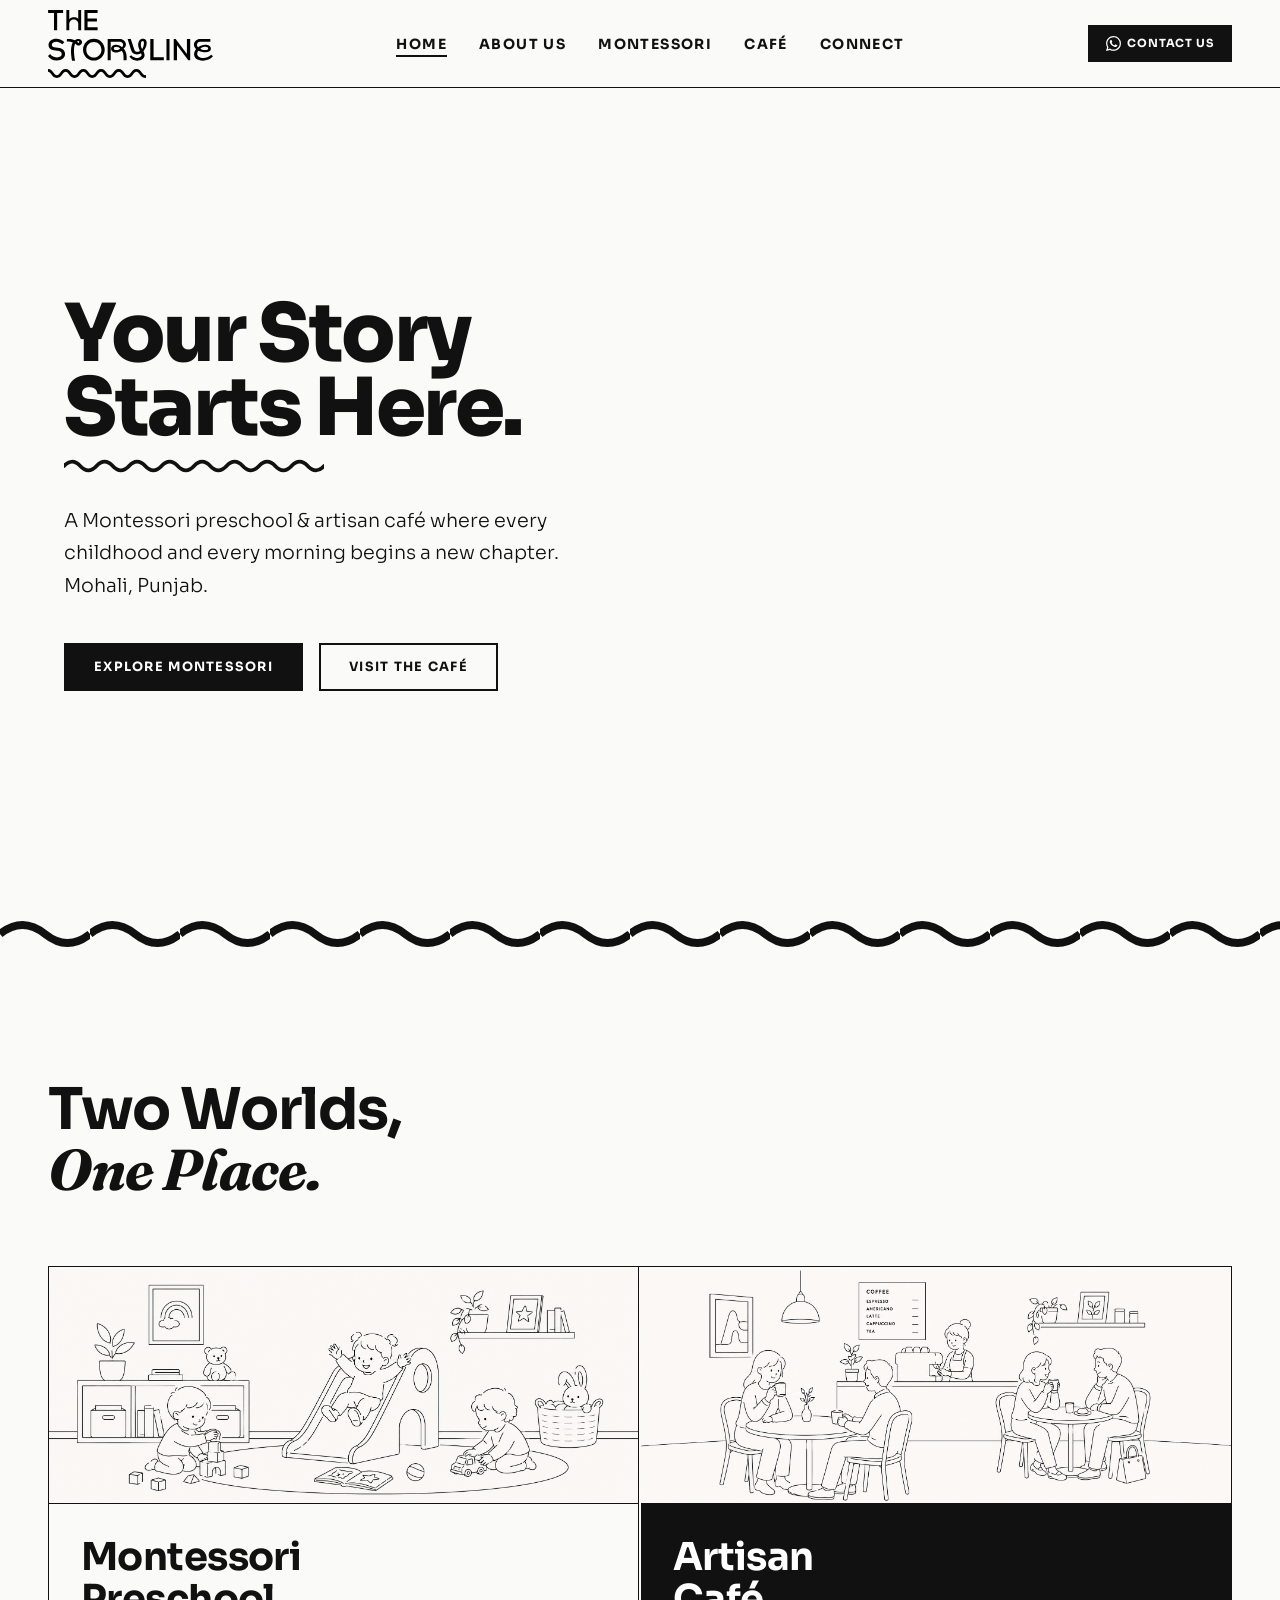
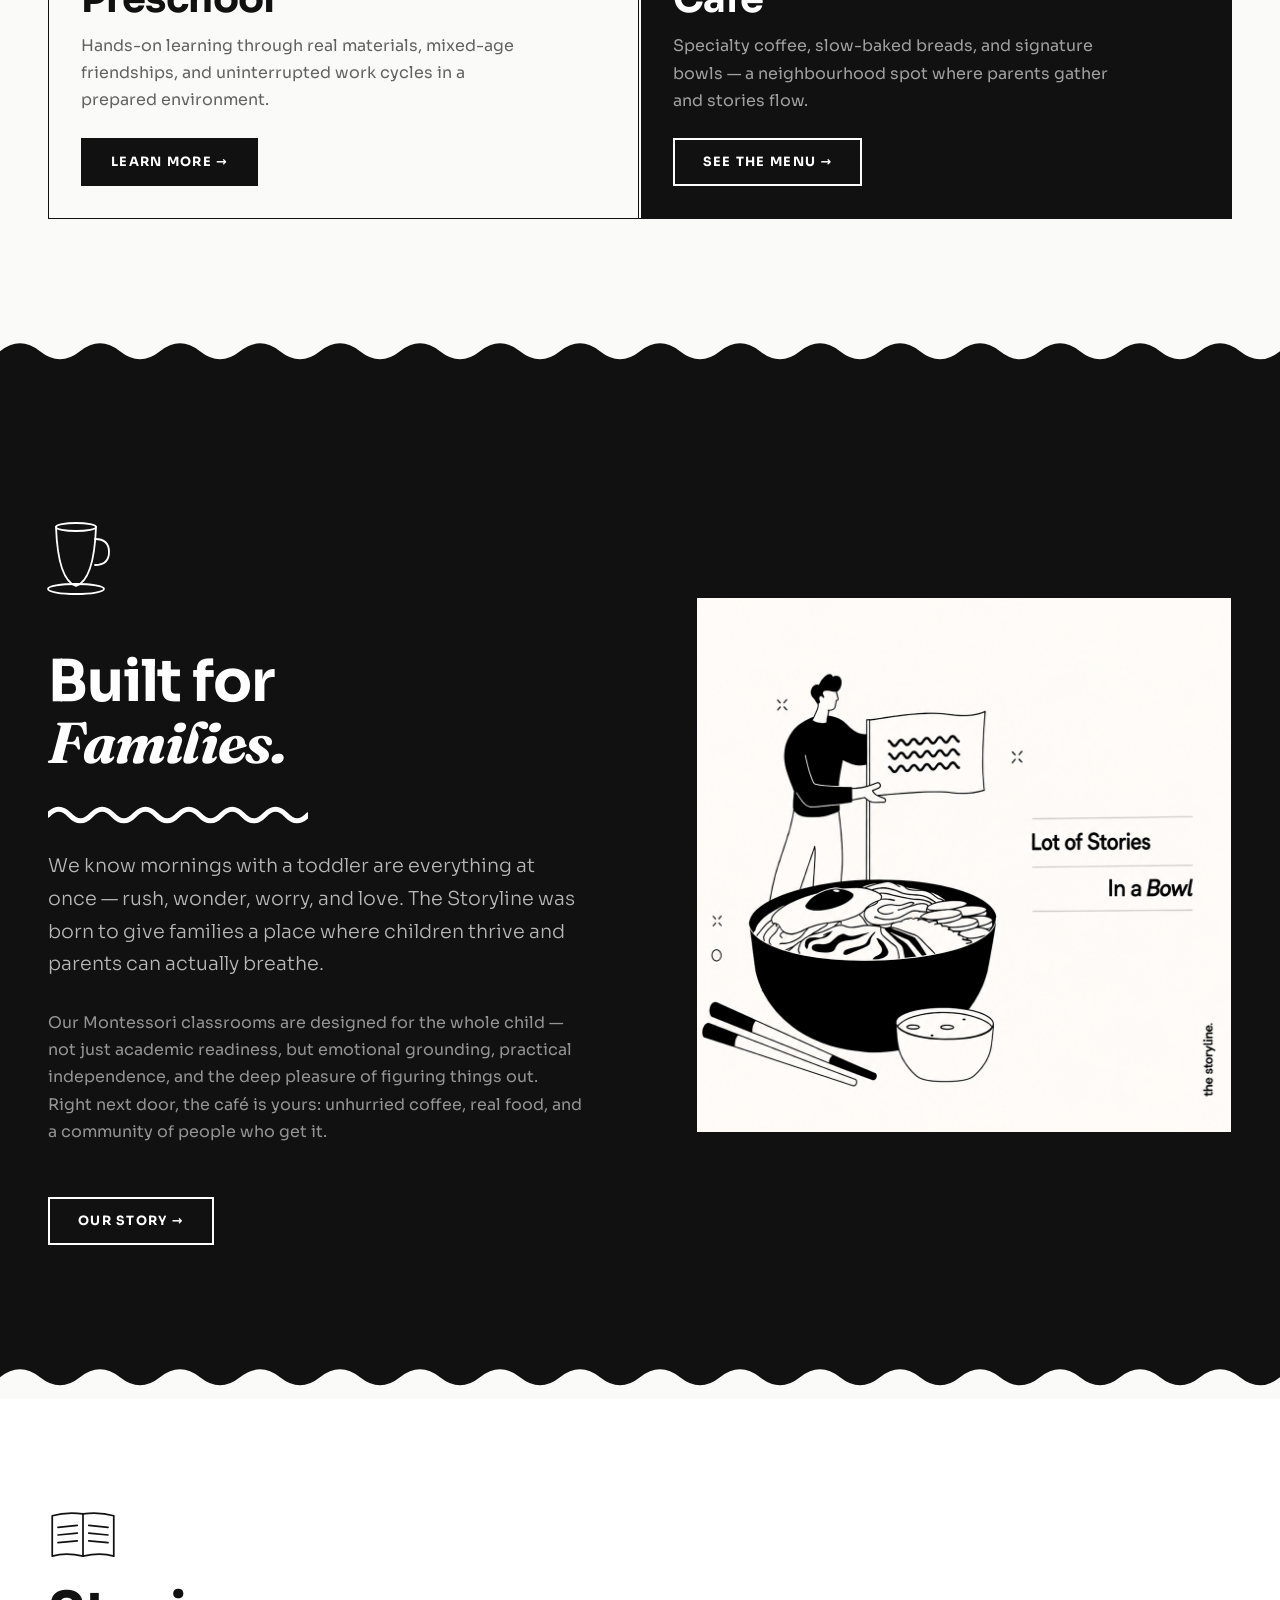
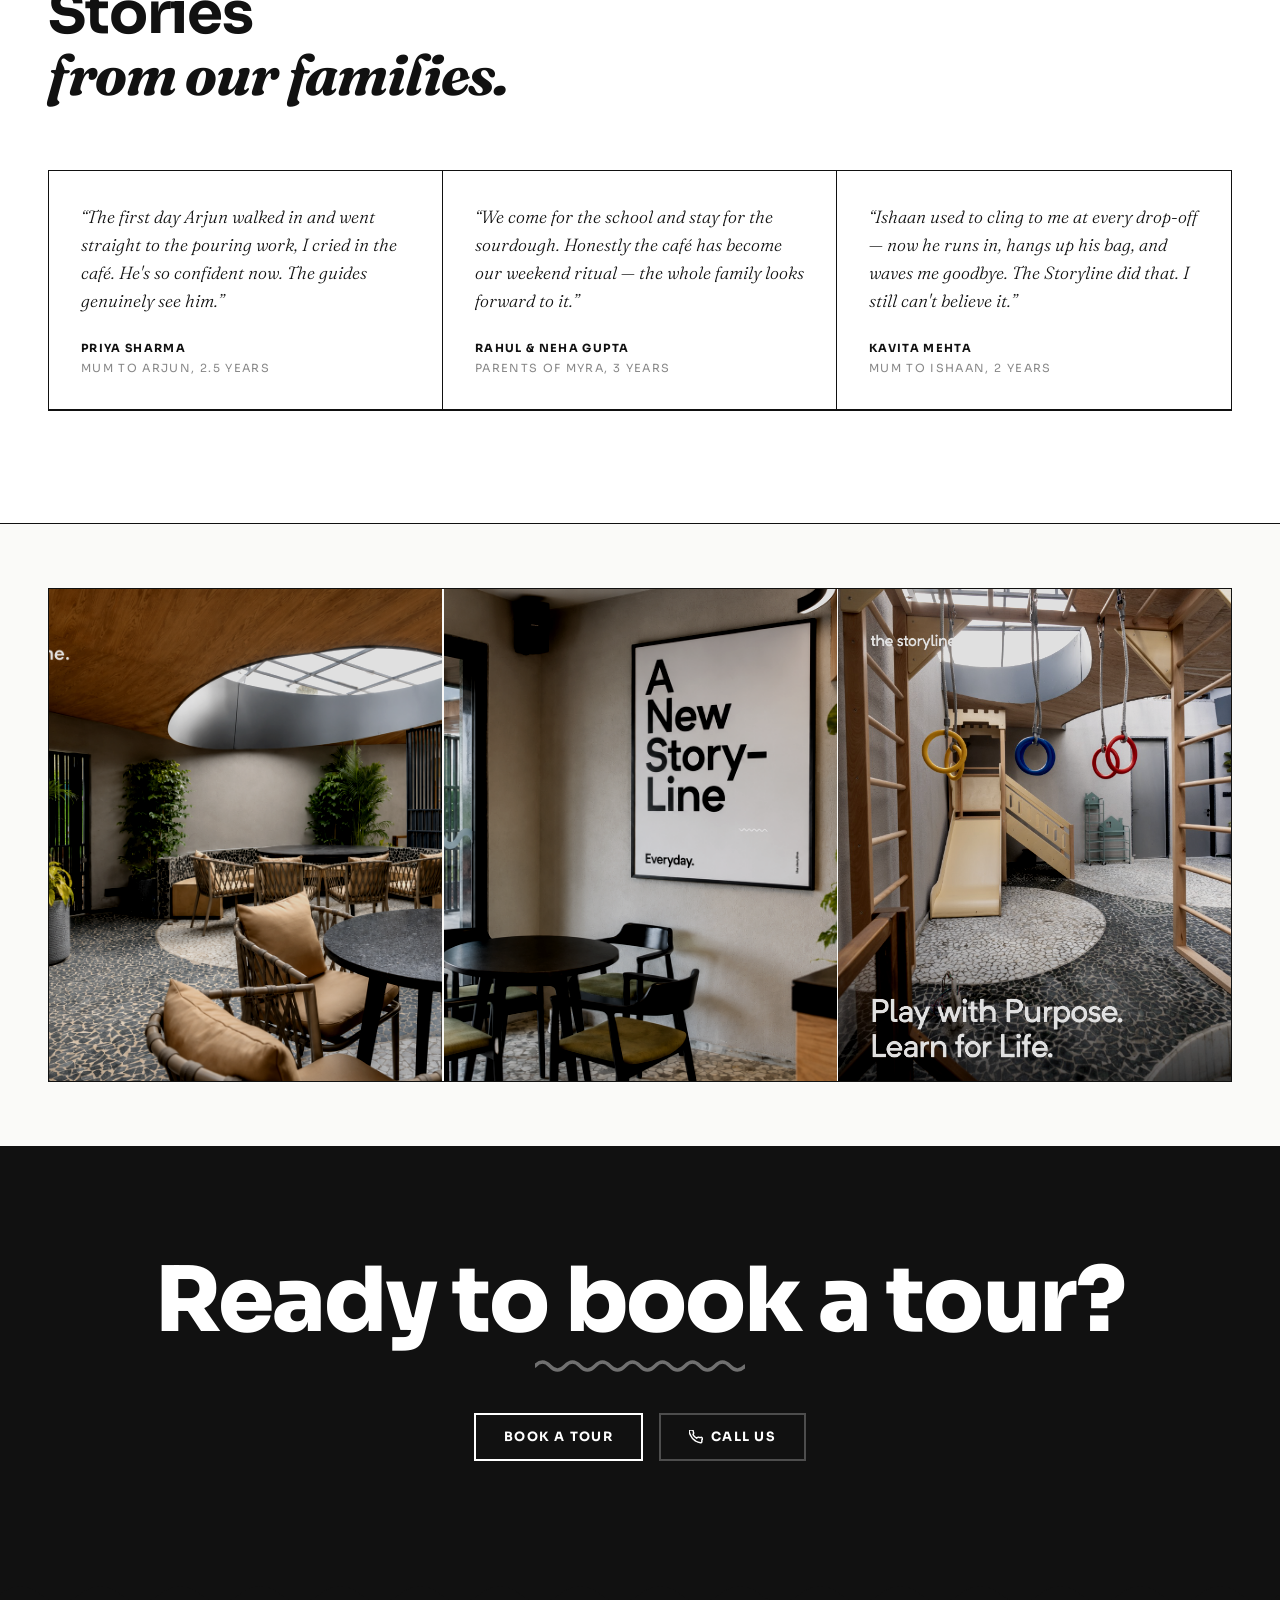
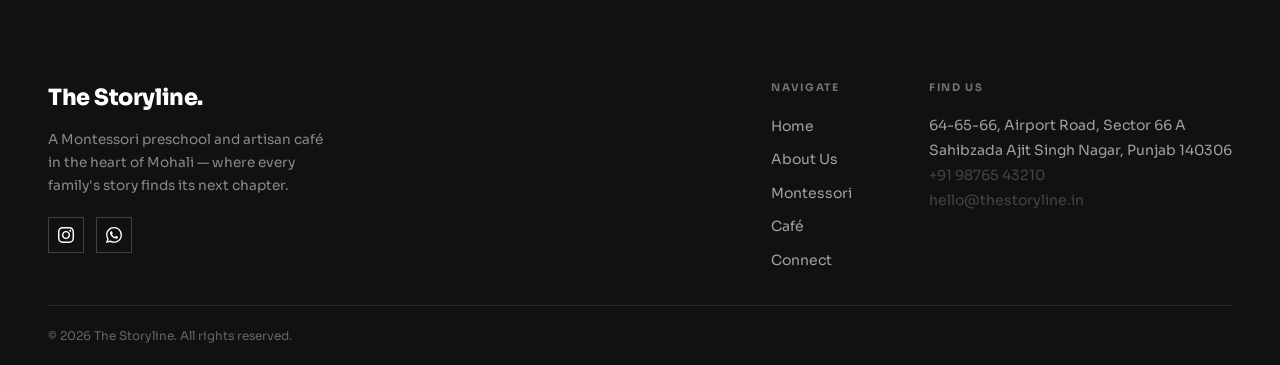
<file: index.html>
<!DOCTYPE html>
<html lang="en">
<head>
  <meta charset="UTF-8" />
  <meta name="viewport" content="width=device-width, initial-scale=1.0" />
  <title>The Storyline — Montessori & Café, Mohali</title>
  <meta name="description" content="The Storyline is a Montessori preschool and artisan café in Mohali, Punjab — where every childhood story begins." />
  <link rel="preconnect" href="https://fonts.googleapis.com" />
  <link rel="preconnect" href="https://fonts.gstatic.com" crossorigin />
  <link rel="stylesheet" href="css/style.css" />
  <link rel="stylesheet" href="css/animations.css" />
</head>
<body>

<!-- ── Site Header ── -->
<header class="site-header" role="banner">
  <nav class="nav-inner" aria-label="Main navigation">
    <a href="index.html" class="nav-logo" aria-label="The Storyline — Home">
      <img src="Admissions-Folder-1.svg" alt="The Storyline wordmark" height="56" />
    </a>
    <ul class="nav-links" role="list">
      <li><a href="index.html">Home</a></li>
      <li><a href="about.html">About Us</a></li>
      <li><a href="montessori.html">Montessori</a></li>
      <li><a href="cafe.html">Café</a></li>
      <li><a href="connect.html">Connect</a></li>
    </ul>
    <div class="nav-actions">
      <a href="https://wa.me/919876543210" class="nav-phone" aria-label="Contact us on WhatsApp" target="_blank" rel="noopener noreferrer">
        <svg width="15" height="15" viewBox="0 0 24 24" fill="currentColor" aria-hidden="true"><path d="M17.472 14.382c-.297-.149-1.758-.867-2.03-.967-.273-.099-.471-.148-.67.15-.197.297-.767.966-.94 1.164-.173.199-.347.223-.644.075-.297-.15-1.255-.463-2.39-1.475-.883-.788-1.48-1.761-1.653-2.059-.173-.297-.018-.458.13-.606.134-.133.298-.347.446-.52.149-.174.198-.298.298-.497.099-.198.05-.371-.025-.52-.075-.149-.669-1.612-.916-2.207-.242-.579-.487-.5-.669-.51-.173-.008-.371-.01-.57-.01-.198 0-.52.074-.792.372-.272.297-1.04 1.016-1.04 2.479 0 1.462 1.065 2.875 1.213 3.074.149.198 2.096 3.2 5.077 4.487.709.306 1.262.489 1.694.625.712.227 1.36.195 1.871.118.571-.085 1.758-.719 2.006-1.413.248-.694.248-1.289.173-1.413-.074-.124-.272-.198-.57-.347m-5.421 7.403h-.004a9.87 9.87 0 01-5.031-1.378l-.361-.214-3.741.982.998-3.648-.235-.374a9.86 9.86 0 01-1.51-5.26c.001-5.45 4.436-9.884 9.888-9.884 2.64 0 5.122 1.03 6.988 2.898a9.825 9.825 0 012.893 6.994c-.003 5.45-4.437 9.884-9.885 9.884m8.413-18.297A11.815 11.815 0 0012.05 0C5.495 0 .16 5.335.157 11.892c0 2.096.547 4.142 1.588 5.945L.057 24l6.305-1.654a11.882 11.882 0 005.683 1.448h.005c6.554 0 11.89-5.335 11.893-11.893a11.821 11.821 0 00-3.48-8.413Z"/></svg>
        Contact Us
      </a>
      <button class="nav-hamburger" aria-expanded="false" aria-controls="nav-overlay" aria-label="Open navigation menu">
        <span></span><span></span><span></span>
      </button>
    </div>
  </nav>
</header>

<!-- ── Mobile Overlay ── -->
<div class="nav-overlay" id="nav-overlay" role="dialog" aria-modal="true" aria-label="Navigation">
  <nav class="nav-overlay-links" aria-label="Mobile navigation">
    <a href="index.html">Home</a>
    <a href="about.html">About Us</a>
    <a href="montessori.html">Montessori</a>
    <a href="cafe.html">Café</a>
    <a href="connect.html">Connect</a>
  </nav>
  <div class="nav-overlay-contact">
    <a href="tel:+919876543210" class="label">+91 98765 43210</a>
    <a href="mailto:hello@thestoryline.in" class="label">hello@thestoryline.in</a>
    <p class="label" style="opacity:.4;margin-top:.5rem">Sector 66 A, SAS Nagar, Punjab</p>
  </div>
</div>

<!-- ══════════════════════════════════════════
     HERO
══════════════════════════════════════════ -->
<section class="hero" aria-label="Hero">
  <div class="hero-split">
    <div class="hero-text-col">
      <h1 class="display-xl hero-headline reveal reveal-delay-1">
        Your Story<br>Starts Here.
      </h1>
      <svg class="wave-underline reveal reveal-delay-2" viewBox="0 0 240 20" xmlns="http://www.w3.org/2000/svg" aria-hidden="true">
        <path d="M0,10 Q7.5,2 15,10 T30,10 T45,10 T60,10 T75,10 T90,10 T105,10 T120,10 T135,10 T150,10 T165,10 T180,10 T195,10 T210,10 T225,10 T240,10" fill="none" stroke="#111111" stroke-width="3.5" stroke-linecap="round"/>
      </svg>
      <p class="body-lg hero-tagline reveal reveal-delay-2">
        A Montessori preschool &amp; artisan café where every childhood
        and every morning begins a new chapter. Mohali, Punjab.
      </p>
      <div class="hero-actions reveal reveal-delay-3">
        <a href="montessori.html" class="btn btn-primary">Explore Montessori</a>
        <a href="cafe.html" class="btn btn-ghost">Visit the Café</a>
      </div>
    </div>
    <div class="hero-video-col" aria-hidden="true">
      <video autoplay muted loop playsinline preload="auto">
        <source src="images/hero.mp4" type="video/mp4">
      </video>
    </div>
  </div>
</section>

<!-- ══════════════════════════════════════════
     WAVE BAND
══════════════════════════════════════════ -->
<div class="wave-band" aria-hidden="true"></div>

<!-- ══════════════════════════════════════════
     TWO PILLARS
══════════════════════════════════════════ -->
<section class="section" aria-labelledby="pillars-heading">
  <div class="container">
    <div class="section-header reveal">
      <h2 class="display-md" id="pillars-heading">Two Worlds,<br>
        <em class="serif-display">One Place.</em>
      </h2>
    </div>
    <div class="grid-2" style="gap:1.5px;border:1.5px solid var(--ink);">

      <!-- Montessori Pillar -->
      <article class="pillar-card reveal" style="border:none;border-right:1.5px solid var(--ink);justify-content:flex-start;">
        <div class="pillar-card-art pillar-card-art--illus">
          <img src="images/toddlers-img.png" alt="Children playing in a Montessori classroom" />
        </div>
        <div class="pillar-card-body">
          <h3 class="display-sm" style="margin-bottom:.75rem;">Montessori<br>Preschool</h3>
          <p class="body-md" style="opacity:.65;margin-bottom:1.5rem;max-width:38ch;">Hands-on learning through real materials, mixed-age friendships, and uninterrupted work cycles in a prepared environment.</p>
          <a href="montessori.html" class="btn btn-primary">Learn More →</a>
        </div>
      </article>

      <!-- Café Pillar -->
      <article class="pillar-card pillar-card-inverted reveal reveal-delay-1" style="border:none;justify-content:flex-start;">
        <div class="pillar-card-art pillar-card-art--illus">
          <img src="images/cafe-img.png" alt="Illustration of people enjoying coffee at The Storyline café" />
        </div>
        <div class="pillar-card-body" style="background:var(--ink);color:var(--white);">
          <h3 class="display-sm" style="margin-bottom:.75rem;">Artisan<br>Café</h3>
          <p class="body-md" style="opacity:.6;margin-bottom:1.5rem;max-width:38ch;">Specialty coffee, slow-baked breads, and signature bowls — a neighbourhood spot where parents gather and stories flow.</p>
          <a href="cafe.html" class="btn btn-ghost-white">See the Menu →</a>
        </div>
      </article>

    </div>
  </div>
</section>

<!-- ══════════════════════════════════════════
     WAVE DIVIDER
══════════════════════════════════════════ -->
<div class="wave-divider" aria-hidden="true" style="margin-block:-1px;color:var(--ink);">
  <svg viewBox="0 0 1440 48" xmlns="http://www.w3.org/2000/svg" preserveAspectRatio="none">
    <path d="M0,24 Q22.5,6 45,24 T90,24 T135,24 T180,24 T225,24 T270,24 T315,24 T360,24 T405,24 T450,24 T495,24 T540,24 T585,24 T630,24 T675,24 T720,24 T765,24 T810,24 T855,24 T900,24 T945,24 T990,24 T1035,24 T1080,24 T1125,24 T1170,24 T1215,24 T1260,24 T1305,24 T1350,24 T1395,24 T1440,24 L1440,48 L0,48 Z" fill="#111111"/>
  </svg>
</div>

<!-- ══════════════════════════════════════════
     WHY THE STORYLINE (brand story)
══════════════════════════════════════════ -->
<section class="section section-inverted" aria-labelledby="why-heading">
  <div class="container">
    <div class="brand-story reverse">
      <div class="brand-story-img illus-frame" style="aspect-ratio:1/1;background:#F5F3F0;overflow:hidden;">
        <img src="images/illustration-1.png" alt="Lot of Stories In a Bowl — brand illustration" style="width:100%;height:100%;object-fit:cover;" />
      </div>
      <div class="brand-story-text" style="color:var(--white);">
        <!-- Steaming cup illustration -->
        <div class="illus-wrap ts-float" aria-hidden="true" style="width:56px;padding-top:36px;margin-bottom:2rem;">
          <svg class="illus-svg illus-svg--white" width="56" height="80" viewBox="0 0 56 80" fill="none" stroke-width="1.8" stroke-linecap="round" stroke-linejoin="round">
            <path class="sp" d="M15,5 Q9,-7 15,-18 Q21,-27 15,-36"/>
            <path class="sp" d="M28,2 Q22,-10 28,-21 Q34,-30 28,-39"/>
            <path class="sp" d="M41,5 Q35,-7 41,-18 Q47,-27 41,-36"/>
            <ellipse cx="28" cy="7" rx="20" ry="4" class="dp" pathLength="1" style="--draw-delay:.12s;--draw-dur:.4s"/>
            <path d="M8,7 Q10,60 28,66 Q46,60 48,7" class="dp" pathLength="1" style="--draw-delay:.2s;--draw-dur:.75s"/>
            <path d="M47,19 Q61,19 61,32 Q61,45 47,45" class="dp" pathLength="1" style="--draw-delay:.82s;--draw-dur:.42s"/>
            <ellipse cx="28" cy="69" rx="28" ry="5" class="dp" pathLength="1" style="--draw-delay:.35s;--draw-dur:.5s"/>
          </svg>
        </div>
        <h2 class="display-md reveal reveal-delay-1" id="why-heading">
          Built for<br>
          <em class="serif-display">Families.</em>
        </h2>
        <svg class="wave-underline wave-underline--white reveal reveal-delay-1" viewBox="0 0 180 20" xmlns="http://www.w3.org/2000/svg" aria-hidden="true">
          <path d="M0,10 Q7.5,2 15,10 T30,10 T45,10 T60,10 T75,10 T90,10 T105,10 T120,10 T135,10 T150,10 T165,10 T180,10" fill="none" stroke="#FFFFFF" stroke-width="3.5" stroke-linecap="round"/>
        </svg>
        <p class="body-lg reveal reveal-delay-2" style="opacity:.7;">
          We know mornings with a toddler are everything at once — rush, wonder, worry, and love. The Storyline was born to give families a place where children thrive and parents can actually breathe.
        </p>
        <p class="body-md reveal reveal-delay-3" style="opacity:.55;margin-top:.5rem;">
          Our Montessori classrooms are designed for the whole child — not just academic readiness, but emotional grounding, practical independence, and the deep pleasure of figuring things out. Right next door, the café is yours: unhurried coffee, real food, and a community of people who get it.
        </p>
        <div class="reveal reveal-delay-4" style="margin-top:2rem;">
          <a href="about.html" class="btn btn-ghost-white">Our Story →</a>
        </div>
      </div>
    </div>
  </div>
</section>

<!-- ══════════════════════════════════════════
     WAVE DIVIDER (white out of black)
══════════════════════════════════════════ -->
<div class="wave-divider" aria-hidden="true" style="margin-block:-1px;background:var(--ink);">
  <svg viewBox="0 0 1440 48" xmlns="http://www.w3.org/2000/svg" preserveAspectRatio="none">
    <path d="M0,24 Q22.5,6 45,24 T90,24 T135,24 T180,24 T225,24 T270,24 T315,24 T360,24 T405,24 T450,24 T495,24 T540,24 T585,24 T630,24 T675,24 T720,24 T765,24 T810,24 T855,24 T900,24 T945,24 T990,24 T1035,24 T1080,24 T1125,24 T1170,24 T1215,24 T1260,24 T1305,24 T1350,24 T1395,24 T1440,24 L1440,48 L0,48 Z" fill="#FAFAF8"/>
  </svg>
</div>


<!-- ══════════════════════════════════════════
     TESTIMONIALS
══════════════════════════════════════════ -->
<section class="section section-white" aria-labelledby="testimonials-heading">
  <div class="container">
    <!-- Open book illustration -->
    <div class="illus-wrap" aria-hidden="true" style="width:70px;margin-bottom:1.5rem;">
      <svg class="illus-svg" width="70" height="50" viewBox="0 0 72 52" fill="none" stroke-width="1.8" stroke-linecap="round" stroke-linejoin="round">
        <line x1="36" y1="4" x2="36" y2="48" class="dp" pathLength="1" style="--draw-delay:.05s;--draw-dur:.28s"/>
        <path d="M36,4 Q18,2 4,6 L4,48 Q18,44 36,48" class="dp" pathLength="1" style="--draw-delay:.2s;--draw-dur:.62s"/>
        <path d="M36,4 Q54,2 68,6 L68,48 Q54,44 36,48" class="dp" pathLength="1" style="--draw-delay:.2s;--draw-dur:.62s"/>
        <line x1="10" y1="18" x2="30" y2="16" class="dp" pathLength="1" style="--draw-delay:.62s;--draw-dur:.18s"/>
        <line x1="10" y1="26" x2="30" y2="24" class="dp" pathLength="1" style="--draw-delay:.72s;--draw-dur:.18s"/>
        <line x1="10" y1="34" x2="30" y2="32" class="dp" pathLength="1" style="--draw-delay:.82s;--draw-dur:.18s"/>
        <line x1="42" y1="16" x2="62" y2="18" class="dp" pathLength="1" style="--draw-delay:.62s;--draw-dur:.18s"/>
        <line x1="42" y1="24" x2="62" y2="26" class="dp" pathLength="1" style="--draw-delay:.72s;--draw-dur:.18s"/>
        <line x1="42" y1="32" x2="62" y2="34" class="dp" pathLength="1" style="--draw-delay:.82s;--draw-dur:.18s"/>
      </svg>
    </div>
    <div class="section-header reveal">

      <h2 class="display-md" id="testimonials-heading">Stories<br>
        <em class="serif-display">from our families.</em>
      </h2>
    </div>
    <div class="testimonial-grid" role="list">

      <blockquote class="testimonial-item reveal" role="listitem">
        <p class="testimonial-quote">The first day Arjun walked in and went straight to the pouring work, I cried in the café. He's so confident now. The guides genuinely see him.</p>
        <footer class="testimonial-author">
          Priya Sharma
          <span>Mum to Arjun, 2.5 years</span>
        </footer>
      </blockquote>

      <blockquote class="testimonial-item reveal reveal-delay-1" role="listitem">
        <p class="testimonial-quote">We come for the school and stay for the sourdough. Honestly the café has become our weekend ritual — the whole family looks forward to it.</p>
        <footer class="testimonial-author">
          Rahul &amp; Neha Gupta
          <span>Parents of Myra, 3 years</span>
        </footer>
      </blockquote>

      <blockquote class="testimonial-item reveal reveal-delay-2" role="listitem">
        <p class="testimonial-quote">Ishaan used to cling to me at every drop-off — now he runs in, hangs up his bag, and waves me goodbye. The Storyline did that. I still can't believe it.</p>
        <footer class="testimonial-author">
          Kavita Mehta
          <span>Mum to Ishaan, 2 years</span>
        </footer>
      </blockquote>

    </div>
  </div>
</section>

<!-- ══════════════════════════════════════════
     GALLERY STRIP
══════════════════════════════════════════ -->
<section aria-label="Photo gallery" class="section-sm border-top-ink">
  <div class="container">
    <div class="gallery-strip">

      <div class="gallery-item reveal">
        <img src="images/cafe-seating.png" alt="The Storyline café — terrazzo floors and oak ceiling seating area" />
      </div>

      <div class="gallery-item reveal reveal-delay-1">
        <img src="images/cafe-enterance.png" alt="The Storyline café interior with brand poster" />
      </div>

      <div class="gallery-item reveal reveal-delay-2">
        <img src="images/playground-pic.png" alt="The Storyline indoor playground with climbing rings and slide" />
      </div>

    </div>
  </div>
</section>

<!-- ══════════════════════════════════════════
     CTA BAND
══════════════════════════════════════════ -->
<section class="section bg-ink" aria-label="Call to action">
  <div class="container text-center">
    <h2 class="display-lg reveal reveal-delay-1" style="color:var(--white);max-width:16ch;margin-inline:auto;">
      Ready to book a tour?
    </h2>
    <svg class="wave-underline reveal reveal-delay-1" style="margin:0.5rem auto 2rem;width:210px;" viewBox="0 0 210 20" xmlns="http://www.w3.org/2000/svg" aria-hidden="true">
      <path d="M0,10 Q7.5,2 15,10 T30,10 T45,10 T60,10 T75,10 T90,10 T105,10 T120,10 T135,10 T150,10 T165,10 T180,10 T195,10 T210,10" fill="none" stroke="rgba(255,255,255,0.4)" stroke-width="3.5" stroke-linecap="round"/>
    </svg>
    <div class="reveal reveal-delay-2" style="display:flex;gap:1rem;justify-content:center;flex-wrap:wrap;">
      <a href="connect.html#tour" class="btn btn-ghost-white">Book a Tour</a>
      <a href="tel:+919876543210" class="btn" style="color:var(--white);border:2px solid rgba(255,255,255,0.25);background:transparent;">
        <svg width="14" height="14" viewBox="0 0 24 24" fill="none" stroke="currentColor" stroke-width="2.5" stroke-linecap="round" stroke-linejoin="round" aria-hidden="true"><path d="M22 16.92v3a2 2 0 01-2.18 2 19.79 19.79 0 01-8.63-3.07A19.5 19.5 0 013.07 9.81a19.79 19.79 0 01-3.07-8.7A2 2 0 012.18 0h3a2 2 0 012 1.72c.127.96.361 1.903.7 2.81a2 2 0 01-.45 2.11L6.91 7.91a16 16 0 006.18 6.18l1.27-1.27a2 2 0 012.11-.45c.907.339 1.85.573 2.81.7A2 2 0 0122 16.92z"/></svg>
        Call Us
      </a>
    </div>
  </div>
</section>

<!-- ══════════════════════════════════════════
     FOOTER
══════════════════════════════════════════ -->
<footer class="site-footer" role="contentinfo">
  <div class="footer-wave" aria-hidden="true">
    <svg viewBox="0 0 1440 48" xmlns="http://www.w3.org/2000/svg" preserveAspectRatio="none" style="display:block;width:100%;">
      <path d="M0,24 Q22.5,6 45,24 T90,24 T135,24 T180,24 T225,24 T270,24 T315,24 T360,24 T405,24 T450,24 T495,24 T540,24 T585,24 T630,24 T675,24 T720,24 T765,24 T810,24 T855,24 T900,24 T945,24 T990,24 T1035,24 T1080,24 T1125,24 T1170,24 T1215,24 T1260,24 T1305,24 T1350,24 T1395,24 T1440,24 L1440,0 L0,0 Z" fill="#111111"/>
    </svg>
  </div>
  <div class="container">
    <div class="footer-inner">
      <div>
        <p class="footer-brand-name">The Storyline.</p>
        <p class="footer-brand-text">A Montessori preschool and artisan café in the heart of Mohali — where every family's story finds its next chapter.</p>
        <div class="footer-social" aria-label="Social links">
          <a href="#" aria-label="Instagram">
            <svg viewBox="0 0 24 24" aria-hidden="true"><path d="M12 2.163c3.204 0 3.584.012 4.85.07 3.252.148 4.771 1.691 4.919 4.919.058 1.265.069 1.645.069 4.849 0 3.205-.012 3.584-.069 4.849-.149 3.225-1.664 4.771-4.919 4.919-1.266.058-1.644.07-4.85.07-3.204 0-3.584-.012-4.849-.07-3.26-.149-4.771-1.699-4.919-4.92-.058-1.265-.07-1.644-.07-4.849 0-3.204.013-3.583.07-4.849.149-3.227 1.664-4.771 4.919-4.919 1.266-.057 1.645-.069 4.849-.069zm0-2.163c-3.259 0-3.667.014-4.947.072-4.358.2-6.78 2.618-6.98 6.98-.059 1.281-.073 1.689-.073 4.948 0 3.259.014 3.668.072 4.948.2 4.358 2.618 6.78 6.98 6.98 1.281.058 1.689.072 4.948.072 3.259 0 3.668-.014 4.948-.072 4.354-.2 6.782-2.618 6.979-6.98.059-1.28.073-1.689.073-4.948 0-3.259-.014-3.667-.072-4.947-.196-4.354-2.617-6.78-6.979-6.98-1.281-.059-1.69-.073-4.949-.073zm0 5.838c-3.403 0-6.162 2.759-6.162 6.162s2.759 6.163 6.162 6.163 6.162-2.759 6.162-6.163c0-3.403-2.759-6.162-6.162-6.162zm0 10.162c-2.209 0-4-1.79-4-4 0-2.209 1.791-4 4-4s4 1.791 4 4c0 2.21-1.791 4-4 4zm6.406-11.845c-.796 0-1.441.645-1.441 1.44s.645 1.44 1.441 1.44c.795 0 1.439-.645 1.439-1.44s-.644-1.44-1.439-1.44z"/></svg>
          </a>
          <a href="https://wa.me/919876543210" aria-label="WhatsApp">
            <svg viewBox="0 0 24 24" aria-hidden="true"><path d="M17.472 14.382c-.297-.149-1.758-.867-2.03-.967-.273-.099-.471-.148-.67.15-.197.297-.767.966-.94 1.164-.173.199-.347.223-.644.075-.297-.15-1.255-.463-2.39-1.475-.883-.788-1.48-1.761-1.653-2.059-.173-.297-.018-.458.13-.606.134-.133.298-.347.446-.52.149-.174.198-.298.298-.497.099-.198.05-.371-.025-.52-.075-.149-.669-1.612-.916-2.207-.242-.579-.487-.5-.669-.51-.173-.008-.371-.01-.57-.01-.198 0-.52.074-.792.372-.272.297-1.04 1.016-1.04 2.479 0 1.462 1.065 2.875 1.213 3.074.149.198 2.096 3.2 5.077 4.487.709.306 1.262.489 1.694.625.712.227 1.36.195 1.871.118.571-.085 1.758-.719 2.006-1.413.248-.694.248-1.289.173-1.413-.074-.124-.272-.198-.57-.347m-5.421 7.403h-.004a9.87 9.87 0 01-5.031-1.378l-.361-.214-3.741.982.998-3.648-.235-.374a9.86 9.86 0 01-1.51-5.26c.001-5.45 4.436-9.884 9.888-9.884 2.64 0 5.122 1.03 6.988 2.898a9.825 9.825 0 012.893 6.994c-.003 5.45-4.437 9.884-9.885 9.884m8.413-18.297A11.815 11.815 0 0012.05 0C5.495 0 .16 5.335.157 11.892c0 2.096.547 4.142 1.588 5.945L.057 24l6.305-1.654a11.882 11.882 0 005.683 1.448h.005c6.554 0 11.89-5.335 11.893-11.893a11.821 11.821 0 00-3.48-8.413Z"/></svg>
          </a>
        </div>
      </div>
      <div>
        <p class="footer-col-title">Navigate</p>
        <ul class="footer-links" role="list">
          <li><a href="index.html">Home</a></li>
          <li><a href="about.html">About Us</a></li>
          <li><a href="montessori.html">Montessori</a></li>
          <li><a href="cafe.html">Café</a></li>
          <li><a href="connect.html">Connect</a></li>
        </ul>
      </div>
      <div>
        <p class="footer-col-title">Find Us</p>
        <address style="font-style:normal;">
          <p class="footer-links" style="display:block;font-size:.875rem;opacity:.6;line-height:1.8;">
            64-65-66, Airport Road, Sector 66 A<br>
            Sahibzada Ajit Singh Nagar, Punjab 140306<br>
            <a href="tel:+919876543210" style="color:rgba(255,255,255,0.6);">+91 98765 43210</a><br>
            <a href="mailto:hello@thestoryline.in" style="color:rgba(255,255,255,0.6);">hello@thestoryline.in</a>
          </p>
        </address>
      </div>
    </div>
    <div class="footer-bottom">
      <p>&copy; 2026 The Storyline. All rights reserved.</p>
    </div>
  </div>
</footer>

<script src="js/main.js"></script>
</body>
</html>
</file>
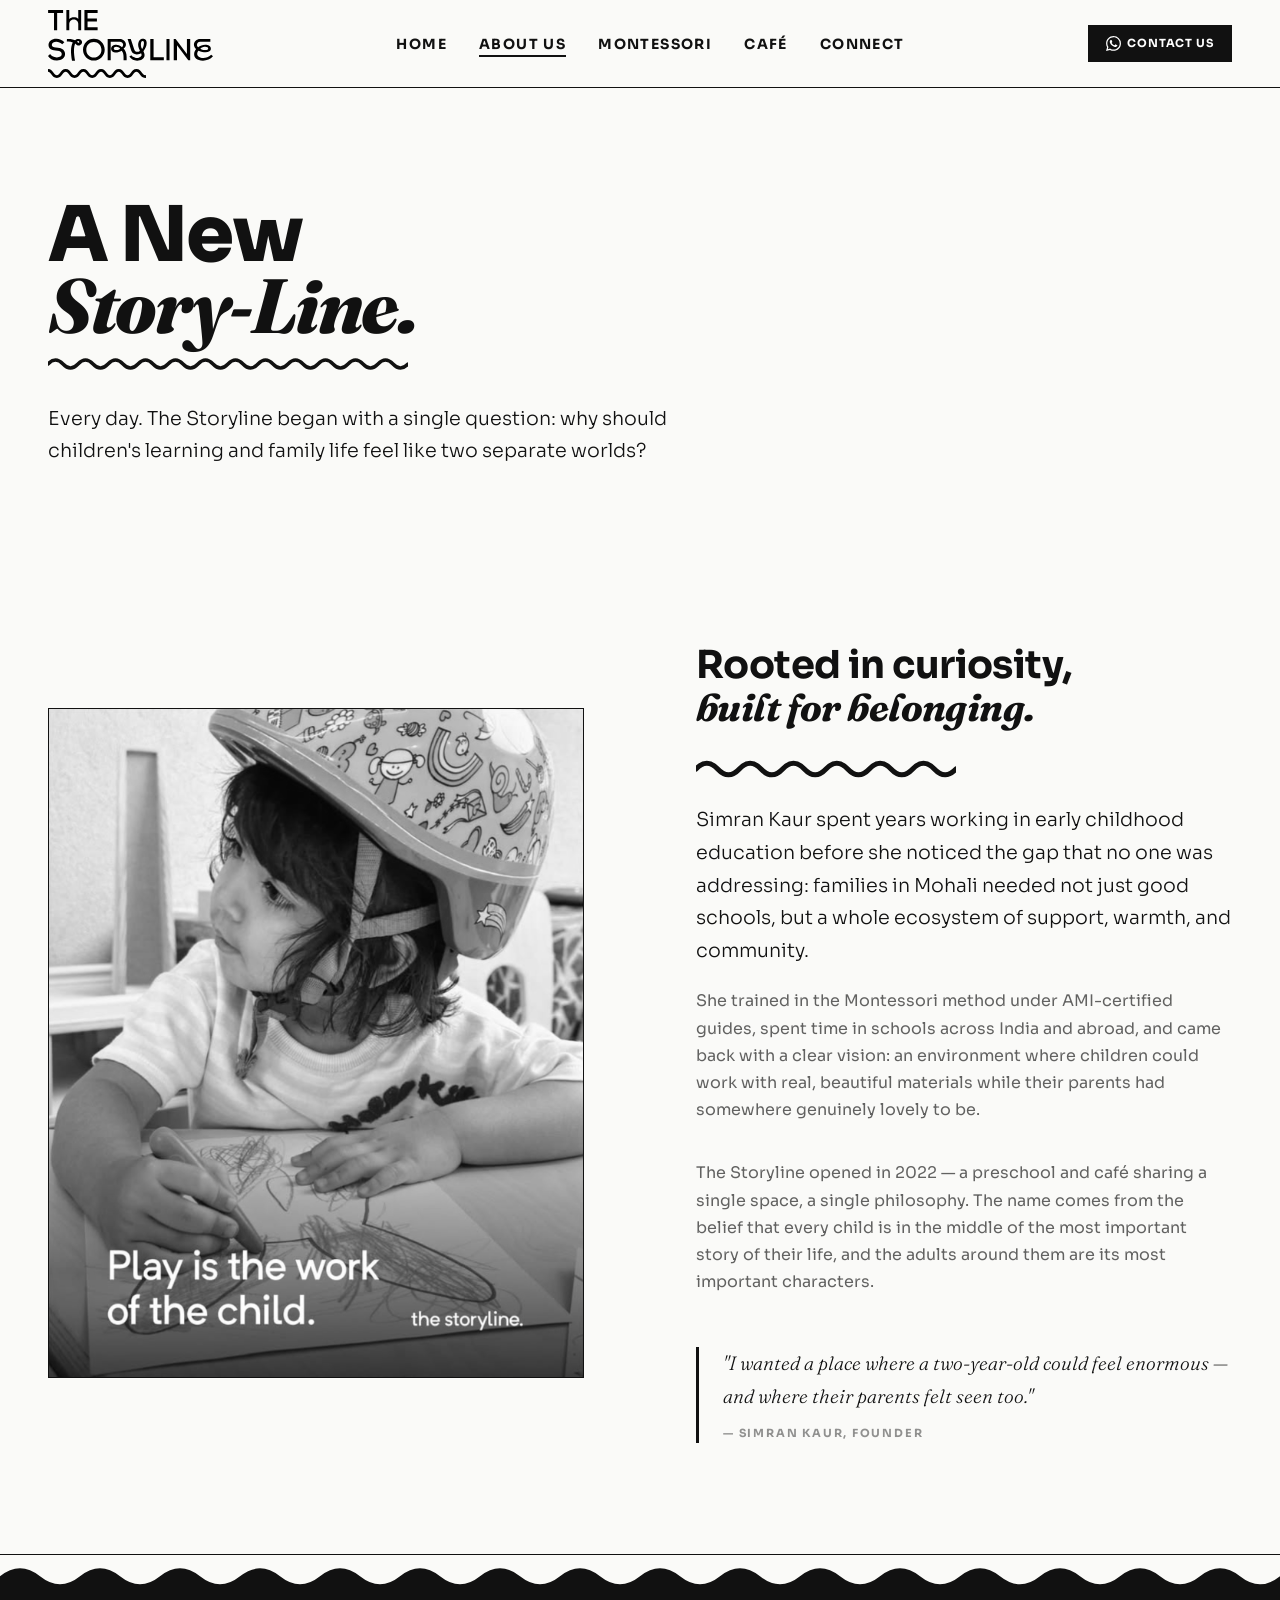
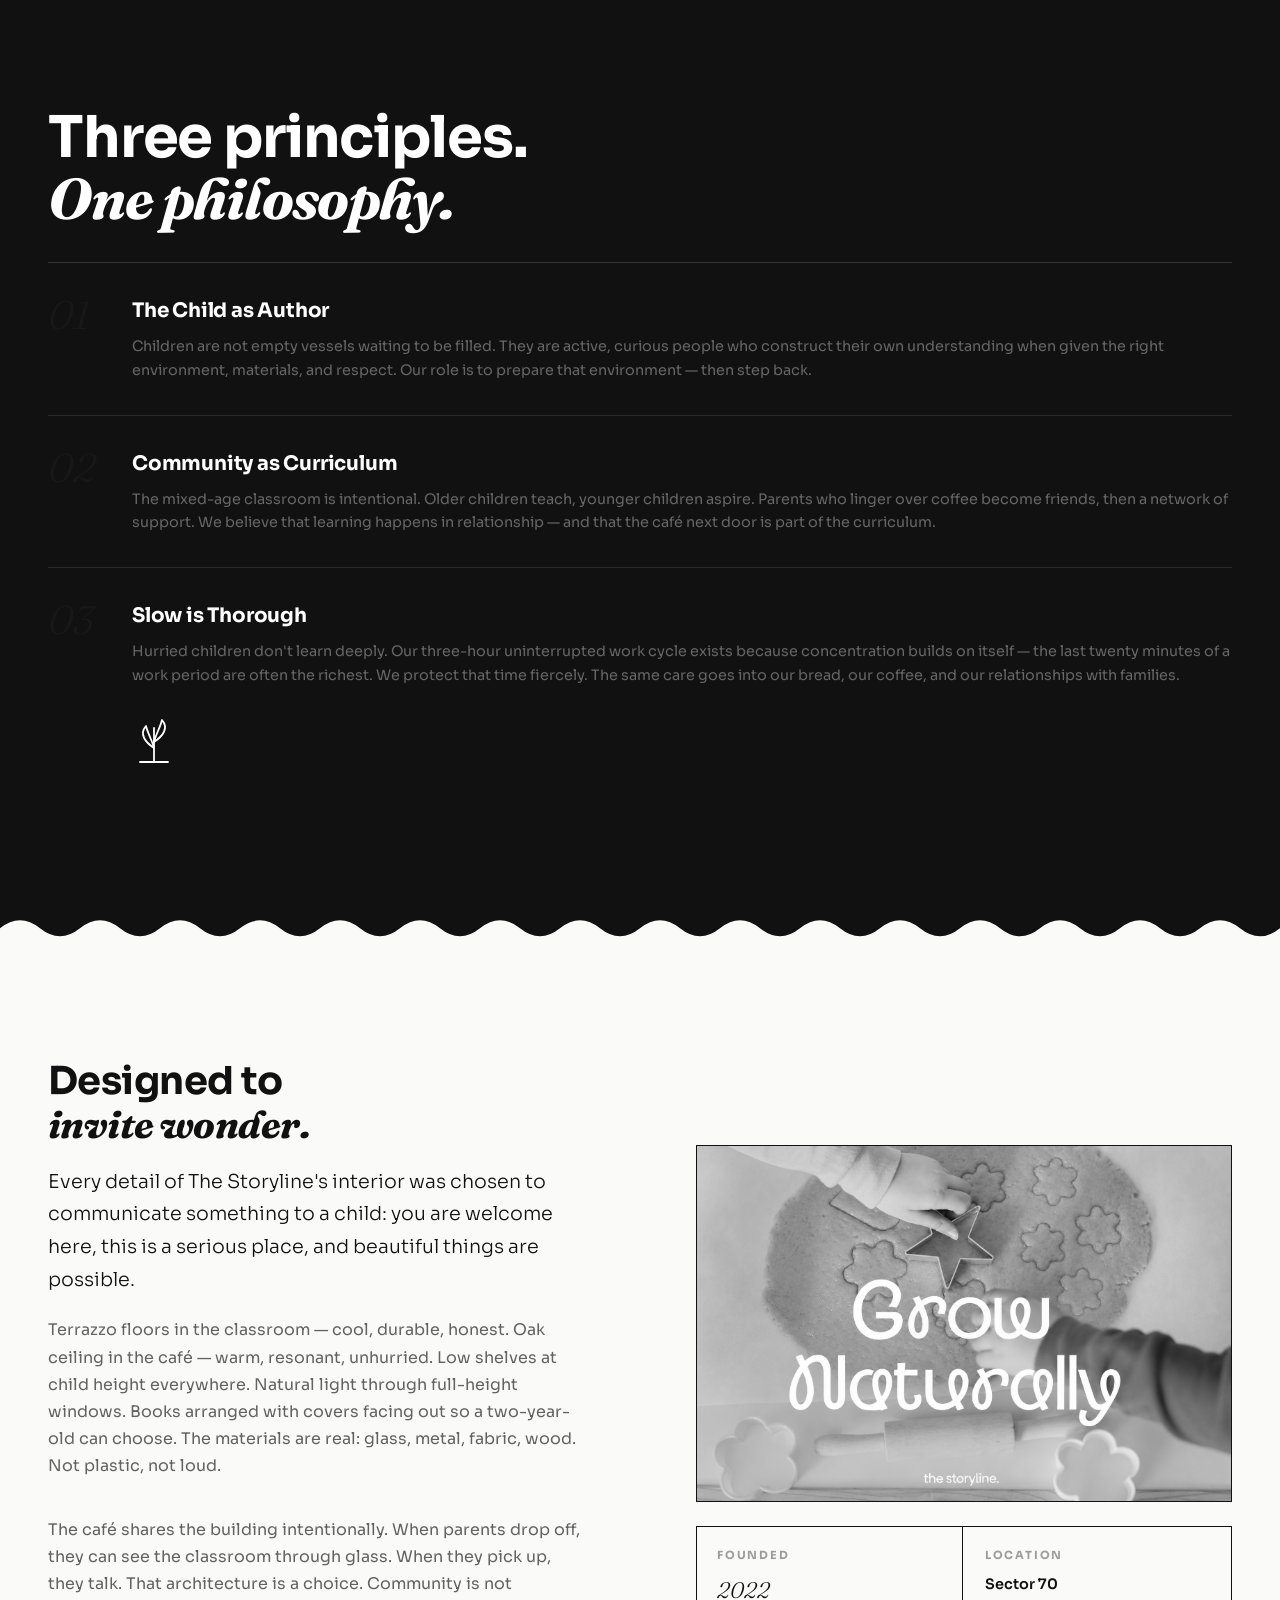
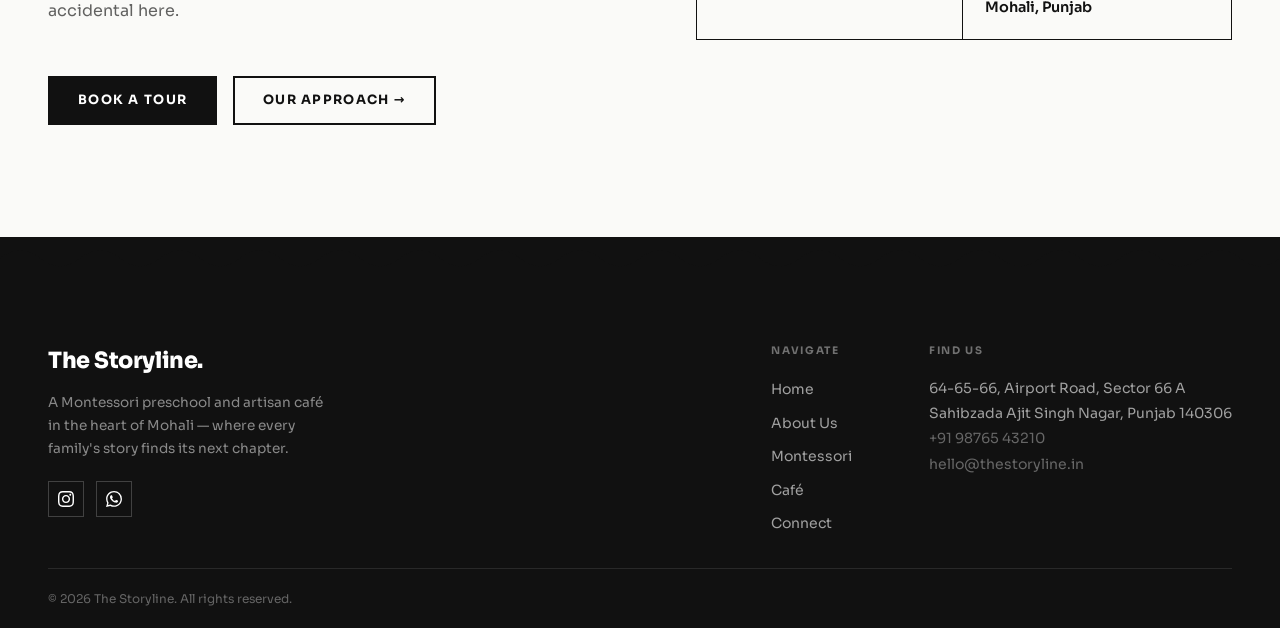
<file: about.html>
<!DOCTYPE html>
<html lang="en">
<head>
  <meta charset="UTF-8" />
  <meta name="viewport" content="width=device-width, initial-scale=1.0" />
  <meta name="description" content="The story behind The Storyline — a founder's vision, three core values, and a commitment to families in Mohali." />
  <link rel="preconnect" href="https://fonts.googleapis.com" />
  <link rel="preconnect" href="https://fonts.gstatic.com" crossorigin />
  <link rel="stylesheet" href="css/style.css" />
  <link rel="stylesheet" href="css/animations.css" />
</head>
<body>

<!-- ── Site Header ── -->
<header class="site-header" role="banner">
  <nav class="nav-inner" aria-label="Main navigation">
    <a href="index.html" class="nav-logo" aria-label="The Storyline — Home">
      <img src="Admissions-Folder-1.svg" alt="The Storyline wordmark" height="56" />
    </a>
    <ul class="nav-links" role="list">
      <li><a href="index.html">Home</a></li>
      <li><a href="about.html">About Us</a></li>
      <li><a href="montessori.html">Montessori</a></li>
      <li><a href="cafe.html">Café</a></li>
      <li><a href="connect.html">Connect</a></li>
    </ul>
    <div class="nav-actions">
      <a href="https://wa.me/919876543210" class="nav-phone" aria-label="Contact us on WhatsApp" target="_blank" rel="noopener noreferrer">
        <svg width="15" height="15" viewBox="0 0 24 24" fill="currentColor" aria-hidden="true"><path d="M17.472 14.382c-.297-.149-1.758-.867-2.03-.967-.273-.099-.471-.148-.67.15-.197.297-.767.966-.94 1.164-.173.199-.347.223-.644.075-.297-.15-1.255-.463-2.39-1.475-.883-.788-1.48-1.761-1.653-2.059-.173-.297-.018-.458.13-.606.134-.133.298-.347.446-.52.149-.174.198-.298.298-.497.099-.198.05-.371-.025-.52-.075-.149-.669-1.612-.916-2.207-.242-.579-.487-.5-.669-.51-.173-.008-.371-.01-.57-.01-.198 0-.52.074-.792.372-.272.297-1.04 1.016-1.04 2.479 0 1.462 1.065 2.875 1.213 3.074.149.198 2.096 3.2 5.077 4.487.709.306 1.262.489 1.694.625.712.227 1.36.195 1.871.118.571-.085 1.758-.719 2.006-1.413.248-.694.248-1.289.173-1.413-.074-.124-.272-.198-.57-.347m-5.421 7.403h-.004a9.87 9.87 0 01-5.031-1.378l-.361-.214-3.741.982.998-3.648-.235-.374a9.86 9.86 0 01-1.51-5.26c.001-5.45 4.436-9.884 9.888-9.884 2.64 0 5.122 1.03 6.988 2.898a9.825 9.825 0 012.893 6.994c-.003 5.45-4.437 9.884-9.885 9.884m8.413-18.297A11.815 11.815 0 0012.05 0C5.495 0 .16 5.335.157 11.892c0 2.096.547 4.142 1.588 5.945L.057 24l6.305-1.654a11.882 11.882 0 005.683 1.448h.005c6.554 0 11.89-5.335 11.893-11.893a11.821 11.821 0 00-3.48-8.413Z"/></svg>
        Contact Us
      </a>
      <button class="nav-hamburger" aria-expanded="false" aria-controls="nav-overlay" aria-label="Open navigation menu">
        <span></span><span></span><span></span>
      </button>
    </div>
  </nav>
</header>

<div class="nav-overlay" id="nav-overlay" role="dialog" aria-modal="true" aria-label="Navigation">
  <nav class="nav-overlay-links" aria-label="Mobile navigation">
    <a href="index.html">Home</a>
    <a href="about.html">About Us</a>
    <a href="montessori.html">Montessori</a>
    <a href="cafe.html">Café</a>
    <a href="connect.html">Connect</a>
  </nav>
  <div class="nav-overlay-contact">
    <a href="tel:+919876543210" class="label">+91 98765 43210</a>
    <a href="mailto:hello@thestoryline.in" class="label">hello@thestoryline.in</a>
    <p class="label" style="opacity:.4;margin-top:.5rem">Sector 66 A, SAS Nagar, Punjab</p>
  </div>
</div>

<!-- ══════════════════════════════════════════
     PAGE HERO
══════════════════════════════════════════ -->
<section class="page-hero" aria-labelledby="about-heading">
  <div class="container">
    <div class="page-hero-inner">
      <h1 class="display-xl reveal reveal-delay-1" id="about-heading">
        A New<br>
        <em class="serif-display">Story-Line.</em>
      </h1>
      <svg class="wave-underline wave-underline--wide reveal reveal-delay-1" viewBox="0 0 360 20" xmlns="http://www.w3.org/2000/svg" aria-hidden="true">
        <path d="M0,10 Q7.5,2 15,10 T30,10 T45,10 T60,10 T75,10 T90,10 T105,10 T120,10 T135,10 T150,10 T165,10 T180,10 T195,10 T210,10 T225,10 T240,10 T255,10 T270,10 T285,10 T300,10 T315,10 T330,10 T345,10 T360,10" fill="none" stroke="#111111" stroke-width="3.5" stroke-linecap="round"/>
      </svg>
      <p class="body-lg reveal reveal-delay-2" style="margin-top:1.5rem;max-width:52ch;">
        Every day. The Storyline began with a single question: why should children's learning and family life feel like two separate worlds?
      </p>
    </div>
  </div>
</section>

<!-- ══════════════════════════════════════════
     FOUNDER STORY
══════════════════════════════════════════ -->
<section class="section" aria-labelledby="founder-heading">
  <div class="container">
    <div class="brand-story">
      <div class="brand-story-img illus-frame" style="background:#111;overflow:hidden;">
        <img src="images/montessori-kid.png" alt="Child drawing at The Storyline Montessori" style="width:100%;height:100%;object-fit:cover;object-position:center top;filter:grayscale(100%);" />
      </div>
      <div class="brand-story-text">
        <h2 class="display-sm reveal reveal-delay-1" id="founder-heading">
          Rooted in curiosity,<br>
          <em class="serif-display">built for belonging.</em>
        </h2>
        <svg class="wave-underline reveal reveal-delay-1" style="margin-top:.3rem;" viewBox="0 0 180 20" xmlns="http://www.w3.org/2000/svg" aria-hidden="true">
          <path d="M0,10 Q7.5,2 15,10 T30,10 T45,10 T60,10 T75,10 T90,10 T105,10 T120,10 T135,10 T150,10 T165,10 T180,10" fill="none" stroke="#111111" stroke-width="3.5" stroke-linecap="round"/>
        </svg>
        <p class="body-lg reveal reveal-delay-2">
          Simran Kaur spent years working in early childhood education before she noticed the gap that no one was addressing: families in Mohali needed not just good schools, but a whole ecosystem of support, warmth, and community.
        </p>
        <p class="body-md reveal reveal-delay-3" style="opacity:.65;">
          She trained in the Montessori method under AMI-certified guides, spent time in schools across India and abroad, and came back with a clear vision: an environment where children could work with real, beautiful materials while their parents had somewhere genuinely lovely to be.
        </p>
        <p class="body-md reveal reveal-delay-3" style="opacity:.65;margin-top:1rem;">
          The Storyline opened in 2022 — a preschool and café sharing a single space, a single philosophy. The name comes from the belief that every child is in the middle of the most important story of their life, and the adults around them are its most important characters.
        </p>
        <blockquote class="reveal reveal-delay-4" style="margin-top:2rem;padding-left:1.5rem;border-left:3px solid var(--ink);">
          <p class="body-lg" style="font-family:var(--font-serif);font-style:italic;font-weight:300;">"I wanted a place where a two-year-old could feel enormous — and where their parents felt seen too."</p>
          <footer class="label" style="margin-top:0.75rem;opacity:.45;">— Simran Kaur, Founder</footer>
        </blockquote>
      </div>
    </div>
  </div>
</section>

<!-- ══════════════════════════════════════════
     WAVE
══════════════════════════════════════════ -->
<div class="wave-divider border-top-ink" aria-hidden="true" style="margin-block:-1px;">
  <svg viewBox="0 0 1440 48" xmlns="http://www.w3.org/2000/svg" preserveAspectRatio="none">
    <path d="M0,24 Q22.5,6 45,24 T90,24 T135,24 T180,24 T225,24 T270,24 T315,24 T360,24 T405,24 T450,24 T495,24 T540,24 T585,24 T630,24 T675,24 T720,24 T765,24 T810,24 T855,24 T900,24 T945,24 T990,24 T1035,24 T1080,24 T1125,24 T1170,24 T1215,24 T1260,24 T1305,24 T1350,24 T1395,24 T1440,24 L1440,48 L0,48 Z" fill="#111111"/>
  </svg>
</div>

<!-- ══════════════════════════════════════════
     THREE VALUES
══════════════════════════════════════════ -->
<section class="section section-inverted" aria-labelledby="values-heading">
  <div class="container">
    <div class="section-header reveal" style="margin-bottom:var(--space-md);">
      <h2 class="display-md" id="values-heading">
        Three principles.<br>
        <em class="serif-display">One philosophy.</em>
      </h2>
    </div>

    <div class="value-list" style="border-top:1.5px solid rgba(255,255,255,0.15);">

      <div class="value-item reveal" style="border-bottom:1.5px solid rgba(255,255,255,0.1);">
        <span class="value-number" style="color:rgba(255,255,255,0.15);">01</span>
        <div>
          <h3 class="value-content-title" style="color:var(--white);">The Child as Author</h3>
          <p class="value-content-text" style="color:rgba(255,255,255,0.55);">Children are not empty vessels waiting to be filled. They are active, curious people who construct their own understanding when given the right environment, materials, and respect. Our role is to prepare that environment — then step back.</p>
        </div>
      </div>

      <div class="value-item reveal reveal-delay-1" style="border-bottom:1.5px solid rgba(255,255,255,0.1);">
        <span class="value-number" style="color:rgba(255,255,255,0.15);">02</span>
        <div>
          <h3 class="value-content-title" style="color:var(--white);">Community as Curriculum</h3>
          <p class="value-content-text" style="color:rgba(255,255,255,0.55);">The mixed-age classroom is intentional. Older children teach, younger children aspire. Parents who linger over coffee become friends, then a network of support. We believe that learning happens in relationship — and that the café next door is part of the curriculum.</p>
        </div>
      </div>

      <div class="value-item reveal reveal-delay-2" style="border-bottom:none;">
        <span class="value-number" style="color:rgba(255,255,255,0.15);">03</span>
        <div>
          <h3 class="value-content-title" style="color:var(--white);">Slow is Thorough</h3>
          <p class="value-content-text" style="color:rgba(255,255,255,0.55);">Hurried children don't learn deeply. Our three-hour uninterrupted work cycle exists because concentration builds on itself — the last twenty minutes of a work period are often the richest. We protect that time fiercely. The same care goes into our bread, our coffee, and our relationships with families.</p>
          <!-- Growing sprout illustration -->
          <div class="illus-wrap" aria-hidden="true" style="width:44px;margin-top:1.5rem;">
            <svg class="illus-svg illus-svg--white" width="44" height="52" viewBox="0 0 44 52" fill="none" stroke-width="1.8" stroke-linecap="round" stroke-linejoin="round">
              <line x1="8" y1="50" x2="36" y2="50" class="dp" pathLength="1" style="--draw-delay:0s;--draw-dur:.25s"/>
              <path d="M22,50 C22,38 22,26 22,16" class="dp" pathLength="1" style="--draw-delay:.15s;--draw-dur:.55s"/>
              <path class="dp ts-wiggle" d="M22,36 C13,30 7,22 14,14 C16,22 20,28 22,36" pathLength="1" style="--draw-delay:.55s;--draw-dur:.5s"/>
              <path class="dp ts-wiggle" d="M22,30 C31,24 37,16 30,8 C28,16 24,22 22,30" pathLength="1" style="--draw-delay:.8s;--draw-dur:.5s"/>
            </svg>
          </div>
        </div>
      </div>

    </div>
  </div>
</section>

<!-- ══════════════════════════════════════════
     WAVE (out of black)
══════════════════════════════════════════ -->
<div class="wave-divider" aria-hidden="true" style="background:var(--ink);margin-block:-1px;">
  <svg viewBox="0 0 1440 48" xmlns="http://www.w3.org/2000/svg" preserveAspectRatio="none">
    <path d="M0,24 Q22.5,6 45,24 T90,24 T135,24 T180,24 T225,24 T270,24 T315,24 T360,24 T405,24 T450,24 T495,24 T540,24 T585,24 T630,24 T675,24 T720,24 T765,24 T810,24 T855,24 T900,24 T945,24 T990,24 T1035,24 T1080,24 T1125,24 T1170,24 T1215,24 T1260,24 T1305,24 T1350,24 T1395,24 T1440,24 L1440,48 L0,48 Z" fill="#FAFAF8"/>
  </svg>
</div>

<!-- ══════════════════════════════════════════
     SPACE & PHILOSOPHY
══════════════════════════════════════════ -->
<section class="section" aria-labelledby="space-heading">
  <div class="container">
    <div class="brand-story reverse">
      <div style="display:flex;flex-direction:column;gap:1.5rem;">
        <!-- Illustration as exhibit -->
        <div class="illus-frame" style="aspect-ratio:3/2;border:1.5px solid var(--ink);overflow:hidden;">
          <img src="images/grow-naturally.png" alt="Child cutting cookie shapes at The Storyline" style="width:100%;height:100%;object-fit:cover;object-position:center top;filter:grayscale(100%);" />
        </div>
        <div style="display:grid;grid-template-columns:1fr 1fr;gap:1.5px;border:1.5px solid var(--ink);">
          <div style="padding:1.25rem;border-right:1.5px solid var(--ink);">
            <p class="label" style="opacity:.4;margin-bottom:.5rem;">Founded</p>
            <p style="font-family:var(--font-serif);font-style:italic;font-size:1.4rem;font-weight:300;">2022</p>
          </div>
          <div style="padding:1.25rem;">
            <p class="label" style="opacity:.4;margin-bottom:.5rem;">Location</p>
            <p style="font-weight:600;font-size:.9rem;">Sector 70<br>Mohali, Punjab</p>
          </div>
        </div>
      </div>

      <div class="brand-story-text">
        <h2 class="display-sm reveal reveal-delay-1" id="space-heading">
          Designed to<br>
          <em class="serif-display">invite wonder.</em>
        </h2>
        <p class="body-lg reveal reveal-delay-2">
          Every detail of The Storyline's interior was chosen to communicate something to a child: you are welcome here, this is a serious place, and beautiful things are possible.
        </p>
        <p class="body-md reveal reveal-delay-3" style="opacity:.65;">
          Terrazzo floors in the classroom — cool, durable, honest. Oak ceiling in the café — warm, resonant, unhurried. Low shelves at child height everywhere. Natural light through full-height windows. Books arranged with covers facing out so a two-year-old can choose. The materials are real: glass, metal, fabric, wood. Not plastic, not loud.
        </p>
        <p class="body-md reveal reveal-delay-3" style="opacity:.65;margin-top:1rem;">
          The café shares the building intentionally. When parents drop off, they can see the classroom through glass. When they pick up, they talk. That architecture is a choice. Community is not accidental here.
        </p>
        <div class="reveal reveal-delay-4" style="margin-top:2rem;display:flex;flex-wrap:wrap;gap:1rem;">
          <a href="connect.html#tour" class="btn btn-primary">Book a Tour</a>
          <a href="montessori.html" class="btn btn-ghost">Our Approach →</a>
        </div>
      </div>
    </div>
  </div>
</section>

<!-- ══════════════════════════════════════════
     FOOTER
══════════════════════════════════════════ -->
<footer class="site-footer" role="contentinfo">
  <div class="footer-wave" aria-hidden="true">
    <svg viewBox="0 0 1440 48" xmlns="http://www.w3.org/2000/svg" preserveAspectRatio="none" style="display:block;width:100%;">
      <path d="M0,24 Q22.5,6 45,24 T90,24 T135,24 T180,24 T225,24 T270,24 T315,24 T360,24 T405,24 T450,24 T495,24 T540,24 T585,24 T630,24 T675,24 T720,24 T765,24 T810,24 T855,24 T900,24 T945,24 T990,24 T1035,24 T1080,24 T1125,24 T1170,24 T1215,24 T1260,24 T1305,24 T1350,24 T1395,24 T1440,24 L1440,0 L0,0 Z" fill="#111111"/>
    </svg>
  </div>
  <div class="container">
    <div class="footer-inner">
      <div>
        <p class="footer-brand-name">The Storyline.</p>
        <p class="footer-brand-text">A Montessori preschool and artisan café in the heart of Mohali — where every family's story finds its next chapter.</p>
        <div class="footer-social" aria-label="Social links">
          <a href="#" aria-label="Instagram">
            <svg viewBox="0 0 24 24" aria-hidden="true"><path d="M12 2.163c3.204 0 3.584.012 4.85.07 3.252.148 4.771 1.691 4.919 4.919.058 1.265.069 1.645.069 4.849 0 3.205-.012 3.584-.069 4.849-.149 3.225-1.664 4.771-4.919 4.919-1.266.058-1.644.07-4.85.07-3.204 0-3.584-.012-4.849-.07-3.26-.149-4.771-1.699-4.919-4.92-.058-1.265-.07-1.644-.07-4.849 0-3.204.013-3.583.07-4.849.149-3.227 1.664-4.771 4.919-4.919 1.266-.057 1.645-.069 4.849-.069zm0-2.163c-3.259 0-3.667.014-4.947.072-4.358.2-6.78 2.618-6.98 6.98-.059 1.281-.073 1.689-.073 4.948 0 3.259.014 3.668.072 4.948.2 4.358 2.618 6.78 6.98 6.98 1.281.058 1.689.072 4.948.072 3.259 0 3.668-.014 4.948-.072 4.354-.2 6.782-2.618 6.979-6.98.059-1.28.073-1.689.073-4.948 0-3.259-.014-3.667-.072-4.947-.196-4.354-2.617-6.78-6.979-6.98-1.281-.059-1.69-.073-4.949-.073zm0 5.838c-3.403 0-6.162 2.759-6.162 6.162s2.759 6.163 6.162 6.163 6.162-2.759 6.162-6.163c0-3.403-2.759-6.162-6.162-6.162zm0 10.162c-2.209 0-4-1.79-4-4 0-2.209 1.791-4 4-4s4 1.791 4 4c0 2.21-1.791 4-4 4zm6.406-11.845c-.796 0-1.441.645-1.441 1.44s.645 1.44 1.441 1.44c.795 0 1.439-.645 1.439-1.44s-.644-1.44-1.439-1.44z"/></svg>
          </a>
          <a href="https://wa.me/919876543210" aria-label="WhatsApp">
            <svg viewBox="0 0 24 24" aria-hidden="true"><path d="M17.472 14.382c-.297-.149-1.758-.867-2.03-.967-.273-.099-.471-.148-.67.15-.197.297-.767.966-.94 1.164-.173.199-.347.223-.644.075-.297-.15-1.255-.463-2.39-1.475-.883-.788-1.48-1.761-1.653-2.059-.173-.297-.018-.458.13-.606.134-.133.298-.347.446-.52.149-.174.198-.298.298-.497.099-.198.05-.371-.025-.52-.075-.149-.669-1.612-.916-2.207-.242-.579-.487-.5-.669-.51-.173-.008-.371-.01-.57-.01-.198 0-.52.074-.792.372-.272.297-1.04 1.016-1.04 2.479 0 1.462 1.065 2.875 1.213 3.074.149.198 2.096 3.2 5.077 4.487.709.306 1.262.489 1.694.625.712.227 1.36.195 1.871.118.571-.085 1.758-.719 2.006-1.413.248-.694.248-1.289.173-1.413-.074-.124-.272-.198-.57-.347m-5.421 7.403h-.004a9.87 9.87 0 01-5.031-1.378l-.361-.214-3.741.982.998-3.648-.235-.374a9.86 9.86 0 01-1.51-5.26c.001-5.45 4.436-9.884 9.888-9.884 2.64 0 5.122 1.03 6.988 2.898a9.825 9.825 0 012.893 6.994c-.003 5.45-4.437 9.884-9.885 9.884m8.413-18.297A11.815 11.815 0 0012.05 0C5.495 0 .16 5.335.157 11.892c0 2.096.547 4.142 1.588 5.945L.057 24l6.305-1.654a11.882 11.882 0 005.683 1.448h.005c6.554 0 11.89-5.335 11.893-11.893a11.821 11.821 0 00-3.48-8.413Z"/></svg>
          </a>
        </div>
      </div>
      <div>
        <p class="footer-col-title">Navigate</p>
        <ul class="footer-links" role="list">
          <li><a href="index.html">Home</a></li>
          <li><a href="about.html">About Us</a></li>
          <li><a href="montessori.html">Montessori</a></li>
          <li><a href="cafe.html">Café</a></li>
          <li><a href="connect.html">Connect</a></li>
        </ul>
      </div> 
      <div>
        <p class="footer-col-title">Find Us</p>
        <address style="font-style:normal;">
          <p style="font-size:.875rem;opacity:.6;line-height:1.8;">
            64-65-66, Airport Road, Sector 66 A<br>Sahibzada Ajit Singh Nagar, Punjab 140306<br>
            <a href="tel:+919876543210" style="color:rgba(255,255,255,0.6);">+91 98765 43210</a><br>
            <a href="mailto:hello@thestoryline.in" style="color:rgba(255,255,255,0.6);">hello@thestoryline.in</a>
          </p>
        </address>
      </div>
    </div>
    <div class="footer-bottom">
      <p>&copy; 2026 The Storyline. All rights reserved.</p>
    </div>
  </div>
</footer>

<script src="js/main.js"></script>
</body>
</html>
</file>
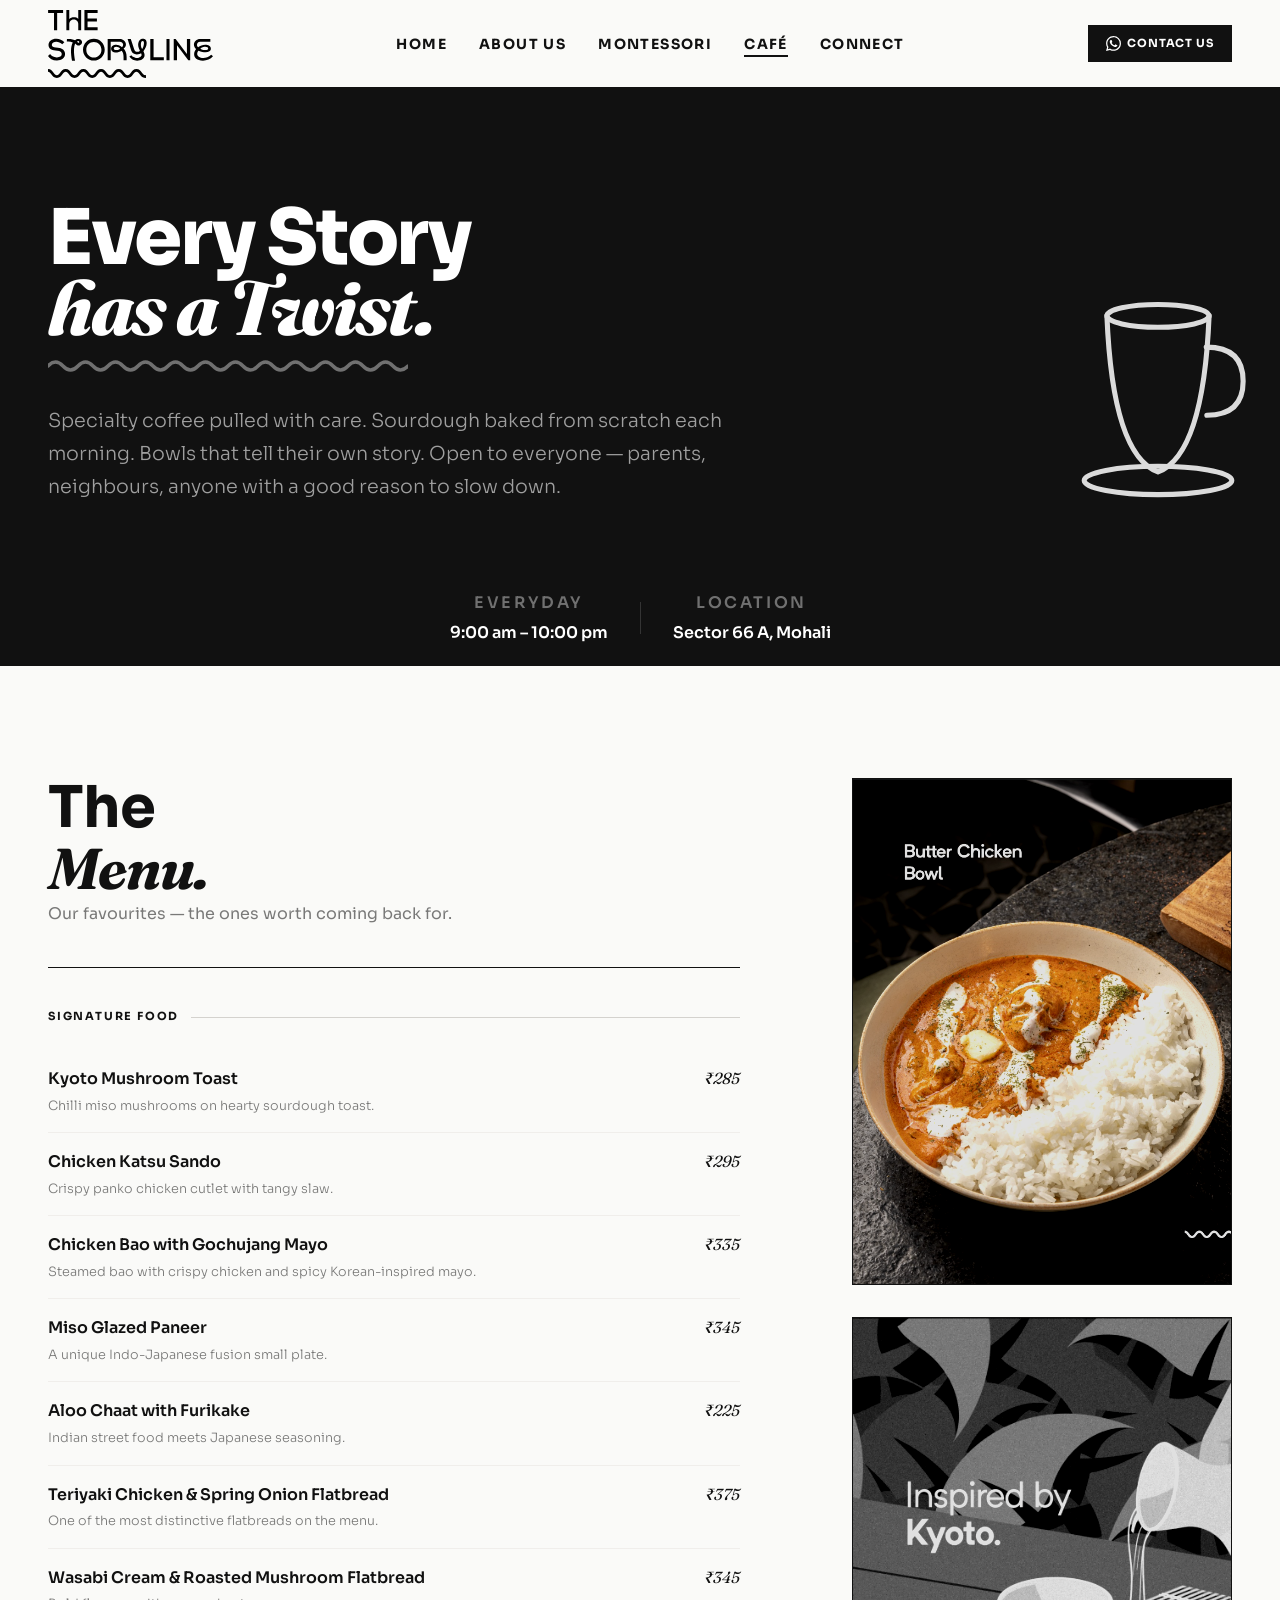
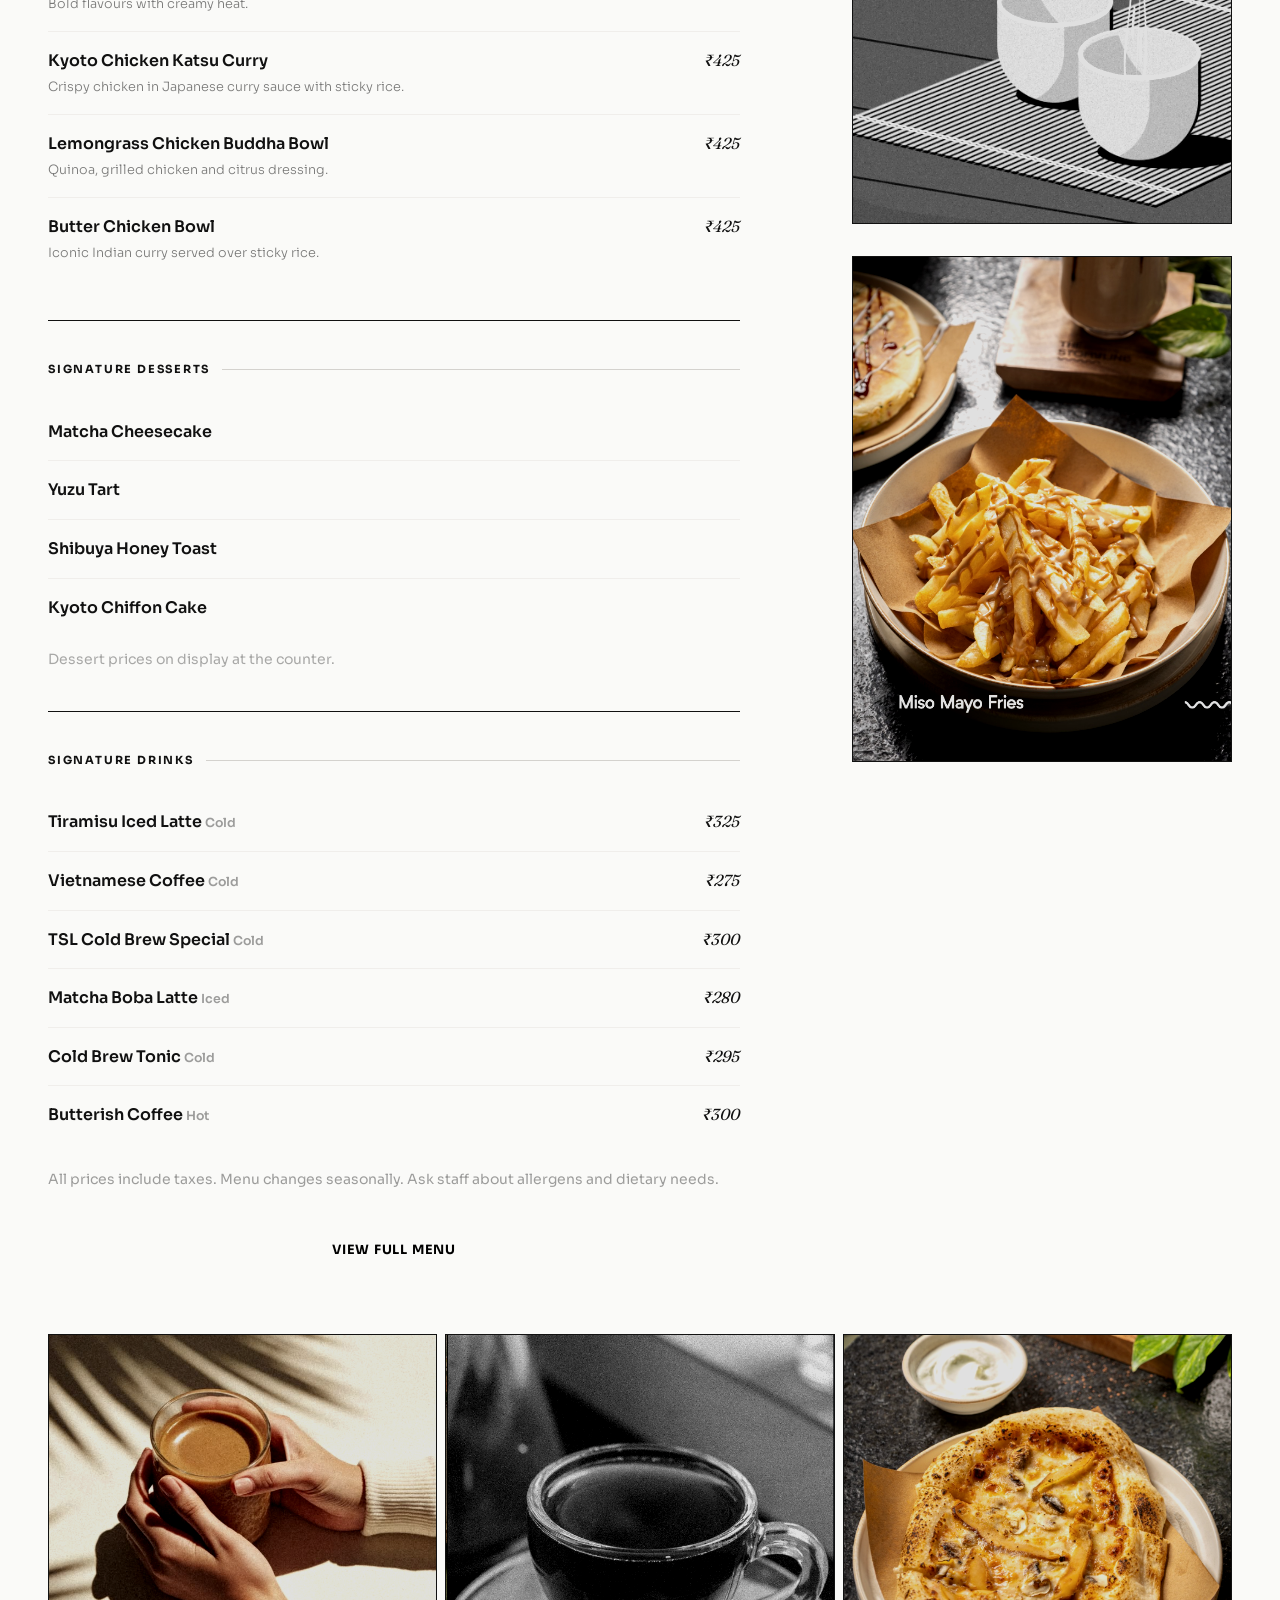
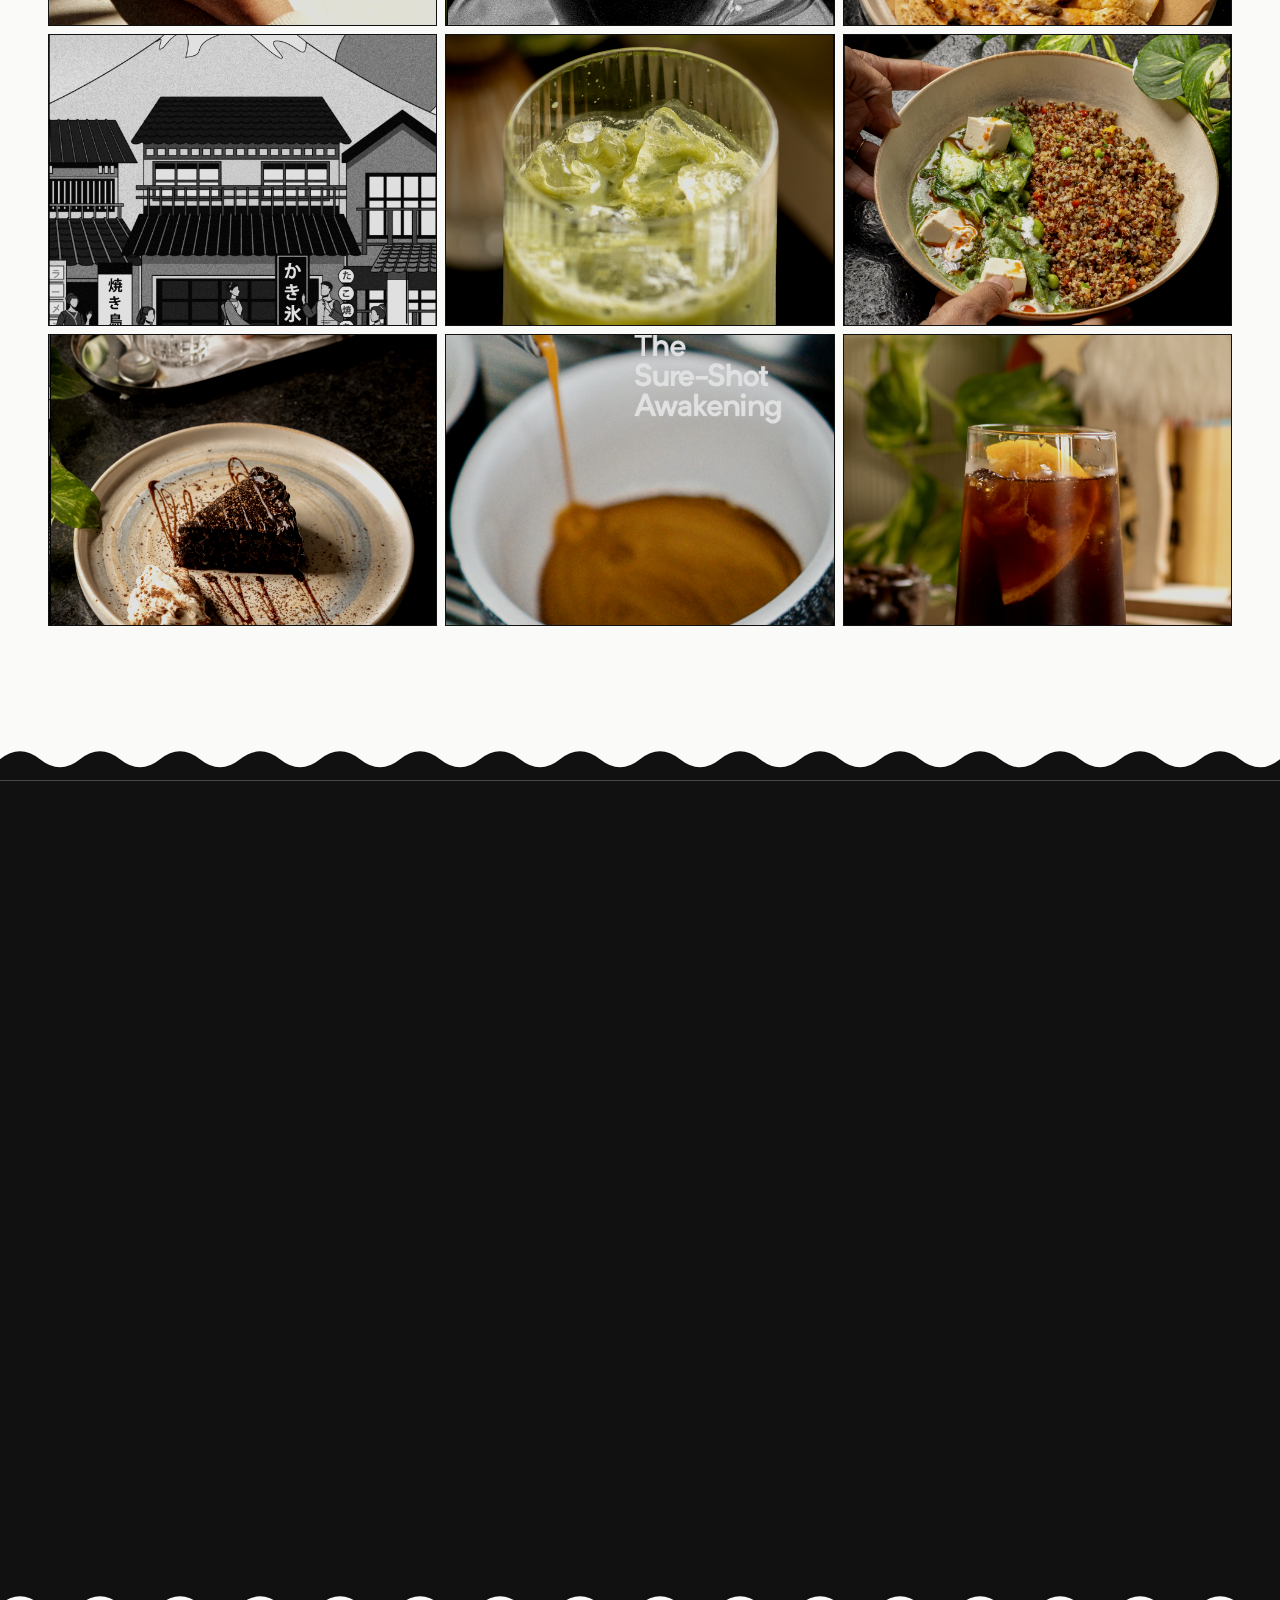
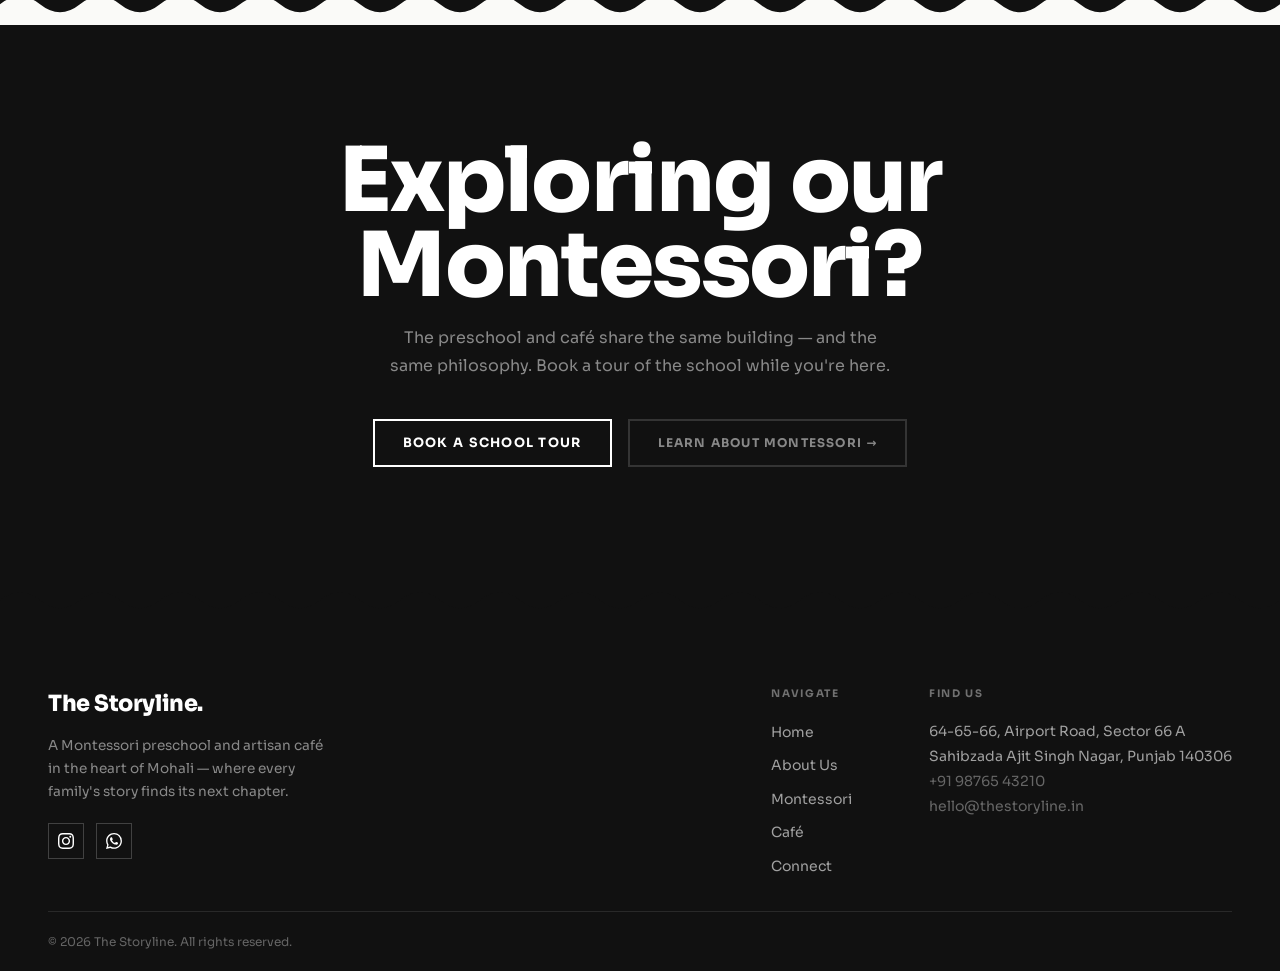
<file: cafe.html>
<!DOCTYPE html>
<html lang="en">
<head>
  <meta charset="UTF-8" />
  <meta name="viewport" content="width=device-width, initial-scale=1.0" />
  <title>Café — The Storyline</title>
  <meta name="description" content="Speciality coffee, freshly baked breads, signature bowls and lunch at The Storyline Café, Sector 66 A, Mohali." />
  <link rel="preconnect" href="https://fonts.googleapis.com" />
  <link rel="preconnect" href="https://fonts.gstatic.com" crossorigin />
  <link rel="stylesheet" href="css/style.css" />
  <link rel="stylesheet" href="css/animations.css" />
</head>
<body>

<!-- ── Site Header ── -->
<header class="site-header" role="banner">
  <nav class="nav-inner" aria-label="Main navigation">
    <a href="index.html" class="nav-logo" aria-label="The Storyline — Home">
      <img src="Admissions-Folder-1.svg" alt="The Storyline wordmark" height="56" />
    </a>
    <ul class="nav-links" role="list">
      <li><a href="index.html">Home</a></li>
      <li><a href="about.html">About Us</a></li>
      <li><a href="montessori.html">Montessori</a></li>
      <li><a href="cafe.html">Café</a></li>
      <li><a href="connect.html">Connect</a></li>
    </ul>
    <div class="nav-actions">
      <a href="https://wa.me/919876543210" class="nav-phone" aria-label="Contact us on WhatsApp" target="_blank" rel="noopener noreferrer">
        <svg width="15" height="15" viewBox="0 0 24 24" fill="currentColor" aria-hidden="true"><path d="M17.472 14.382c-.297-.149-1.758-.867-2.03-.967-.273-.099-.471-.148-.67.15-.197.297-.767.966-.94 1.164-.173.199-.347.223-.644.075-.297-.15-1.255-.463-2.39-1.475-.883-.788-1.48-1.761-1.653-2.059-.173-.297-.018-.458.13-.606.134-.133.298-.347.446-.52.149-.174.198-.298.298-.497.099-.198.05-.371-.025-.52-.075-.149-.669-1.612-.916-2.207-.242-.579-.487-.5-.669-.51-.173-.008-.371-.01-.57-.01-.198 0-.52.074-.792.372-.272.297-1.04 1.016-1.04 2.479 0 1.462 1.065 2.875 1.213 3.074.149.198 2.096 3.2 5.077 4.487.709.306 1.262.489 1.694.625.712.227 1.36.195 1.871.118.571-.085 1.758-.719 2.006-1.413.248-.694.248-1.289.173-1.413-.074-.124-.272-.198-.57-.347m-5.421 7.403h-.004a9.87 9.87 0 01-5.031-1.378l-.361-.214-3.741.982.998-3.648-.235-.374a9.86 9.86 0 01-1.51-5.26c.001-5.45 4.436-9.884 9.888-9.884 2.64 0 5.122 1.03 6.988 2.898a9.825 9.825 0 012.893 6.994c-.003 5.45-4.437 9.884-9.885 9.884m8.413-18.297A11.815 11.815 0 0012.05 0C5.495 0 .16 5.335.157 11.892c0 2.096.547 4.142 1.588 5.945L.057 24l6.305-1.654a11.882 11.882 0 005.683 1.448h.005c6.554 0 11.89-5.335 11.893-11.893a11.821 11.821 0 00-3.48-8.413Z"/></svg>
        Contact Us
      </a>
      <button class="nav-hamburger" aria-expanded="false" aria-controls="nav-overlay" aria-label="Open navigation menu">
        <span></span><span></span><span></span>
      </button>
    </div>
  </nav>
</header>

<div class="nav-overlay" id="nav-overlay" role="dialog" aria-modal="true" aria-label="Navigation">
  <nav class="nav-overlay-links" aria-label="Mobile navigation">
    <a href="index.html">Home</a>
    <a href="about.html">About Us</a>
    <a href="montessori.html">Montessori</a>
    <a href="cafe.html">Café</a>
    <a href="connect.html">Connect</a>
  </nav>
  <div class="nav-overlay-contact">
    <a href="tel:+919876543210" class="label">+91 98765 43210</a>
    <a href="mailto:hello@thestoryline.in" class="label">hello@thestoryline.in</a>
    <p class="label" style="opacity:.4;margin-top:.5rem">Sector 66 A, SAS Nagar, Punjab</p>
  </div>
</div>

<!-- ══════════════════════════════════════════
     PAGE HERO
══════════════════════════════════════════ -->
<section class="page-hero" style="background:var(--ink);color:var(--white);border-bottom:none;" aria-labelledby="cafe-heading">
  <div class="container">
    <div style="display:flex;align-items:center;justify-content:space-between;gap:3rem;">
      <!-- Text -->
      <div style="max-width:680px;">
        <h1 class="display-xl reveal reveal-delay-1" id="cafe-heading" style="color:var(--white);">
          Every Story<br>
          <em class="serif-display">has a Twist.</em>
        </h1>
        <svg class="wave-underline wave-underline--wide reveal reveal-delay-1" viewBox="0 0 360 20" xmlns="http://www.w3.org/2000/svg" aria-hidden="true">
          <path d="M0,10 Q7.5,2 15,10 T30,10 T45,10 T60,10 T75,10 T90,10 T105,10 T120,10 T135,10 T150,10 T165,10 T180,10 T195,10 T210,10 T225,10 T240,10 T255,10 T270,10 T285,10 T300,10 T315,10 T330,10 T345,10 T360,10" fill="none" stroke="rgba(255,255,255,0.4)" stroke-width="3.5" stroke-linecap="round"/>
        </svg>
        <p class="body-lg reveal reveal-delay-2" style="margin-top:1.5rem;max-width:52ch;color:rgba(255,255,255,0.6);">
          Specialty coffee pulled with care. Sourdough baked from scratch each morning. Bowls that tell their own story. Open to everyone — parents, neighbours, anyone with a good reason to slow down.
        </p>
      </div>
      <!-- Steaming cup illustration — hidden on mobile -->
      <div class="cafe-hero-illus" aria-hidden="true">
        <div class="illus-wrap ts-float-2" style="width:148px;padding-top:96px;">
          <svg class="illus-svg illus-svg--white" width="148" height="210" viewBox="0 0 52 74" fill="none" stroke-width="1.8" stroke-linecap="round" stroke-linejoin="round">
            <path class="sp" d="M14,5 Q8,-6 14,-17 Q20,-26 14,-34"/>
            <path class="sp" d="M26,2 Q20,-9 26,-20 Q32,-29 26,-37"/>
            <path class="sp" d="M38,5 Q32,-6 38,-17 Q44,-26 38,-34"/>
            <ellipse cx="26" cy="7" rx="18" ry="4" class="dp" pathLength="1" style="--draw-delay:.12s;--draw-dur:.38s"/>
            <path d="M8,7 Q10,56 26,62 Q42,56 44,7" class="dp" pathLength="1" style="--draw-delay:.2s;--draw-dur:.7s"/>
            <path d="M43,18 Q56,18 56,30 Q56,42 43,42" class="dp" pathLength="1" style="--draw-delay:.78s;--draw-dur:.4s"/>
            <ellipse cx="26" cy="65" rx="26" ry="5" class="dp" pathLength="1" style="--draw-delay:.33s;--draw-dur:.48s"/>
          </svg>
        </div>
      </div>
    </div>
  </div>
</section>

<!-- ══════════════════════════════════════════
     HOURS BANNER
══════════════════════════════════════════ -->
<div class="hours-banner" role="complementary" aria-label="Café hours">
  <div class="hours-banner-item">
    <p class="label">Everyday</p>
    <p>9:00 am – 10:00 pm</p>
  </div>
  <div style="width:1px;height:32px;background:rgba(255,255,255,0.15);flex-shrink:0;"></div>
  <div class="hours-banner-item">
    <p class="label">Location</p>
    <p>Sector 66 A, Mohali</p>
  </div>
</div>

<!-- ══════════════════════════════════════════
     MENU + ILLUSTRATION (two-column)
══════════════════════════════════════════ -->
<section class="section" aria-labelledby="menu-heading">
  <div class="container">
    <div style="display:grid;grid-template-columns:3fr 2fr;gap:var(--space-sm);align-items:start;" id="menu-layout">

      <!-- Menu column -->
      <div>
        <div class="section-header reveal" style="margin-bottom:var(--space-md);">
          <div>
            <h2 class="display-md" id="menu-heading">The<br><em class="serif-display">Menu.</em></h2>
          </div>
          <p class="body-md" style="max-width:36ch;opacity:.55;">Our favourites — the ones worth coming back for.</p>
        </div>

        <!-- Signature Food -->
        <div class="menu-section reveal">
          <h3 class="menu-section-title">Signature Food</h3>
          <div class="menu-items" role="list">
            <div class="menu-item" role="listitem">
              <div><p class="menu-item-name">Kyoto Mushroom Toast</p><p class="menu-item-desc">Chilli miso mushrooms on hearty sourdough toast.</p></div>
              <span class="menu-item-price">&#8377;285</span>
            </div>
            <div class="menu-item" role="listitem">
              <div><p class="menu-item-name">Chicken Katsu Sando</p><p class="menu-item-desc">Crispy panko chicken cutlet with tangy slaw.</p></div>
              <span class="menu-item-price">&#8377;295</span>
            </div>
            <div class="menu-item" role="listitem">
              <div><p class="menu-item-name">Chicken Bao with Gochujang Mayo</p><p class="menu-item-desc">Steamed bao with crispy chicken and spicy Korean-inspired mayo.</p></div>
              <span class="menu-item-price">&#8377;335</span>
            </div>
            <div class="menu-item" role="listitem">
              <div><p class="menu-item-name">Miso Glazed Paneer</p><p class="menu-item-desc">A unique Indo-Japanese fusion small plate.</p></div>
              <span class="menu-item-price">&#8377;345</span>
            </div>
            <div class="menu-item" role="listitem">
              <div><p class="menu-item-name">Aloo Chaat with Furikake</p><p class="menu-item-desc">Indian street food meets Japanese seasoning.</p></div>
              <span class="menu-item-price">&#8377;225</span>
            </div>
            <div class="menu-item" role="listitem">
              <div><p class="menu-item-name">Teriyaki Chicken &amp; Spring Onion Flatbread</p><p class="menu-item-desc">One of the most distinctive flatbreads on the menu.</p></div>
              <span class="menu-item-price">&#8377;375</span>
            </div>
            <div class="menu-item" role="listitem">
              <div><p class="menu-item-name">Wasabi Cream &amp; Roasted Mushroom Flatbread</p><p class="menu-item-desc">Bold flavours with creamy heat.</p></div>
              <span class="menu-item-price">&#8377;345</span>
            </div>
            <div class="menu-item" role="listitem">
              <div><p class="menu-item-name">Kyoto Chicken Katsu Curry</p><p class="menu-item-desc">Crispy chicken in Japanese curry sauce with sticky rice.</p></div>
              <span class="menu-item-price">&#8377;425</span>
            </div>
            <div class="menu-item" role="listitem">
              <div><p class="menu-item-name">Lemongrass Chicken Buddha Bowl</p><p class="menu-item-desc">Quinoa, grilled chicken and citrus dressing.</p></div>
              <span class="menu-item-price">&#8377;425</span>
            </div>
            <div class="menu-item" role="listitem">
              <div><p class="menu-item-name">Butter Chicken Bowl</p><p class="menu-item-desc">Iconic Indian curry served over sticky rice.</p></div>
              <span class="menu-item-price">&#8377;425</span>
            </div>
          </div>
        </div>

        <!-- Signature Desserts -->
        <div class="menu-section reveal">
          <h3 class="menu-section-title">Signature Desserts</h3>
          <div class="menu-items" role="list">
            <div class="menu-item" role="listitem"><p class="menu-item-name">Matcha Cheesecake</p></div>
            <div class="menu-item" role="listitem"><p class="menu-item-name">Yuzu Tart</p></div>
            <div class="menu-item" role="listitem"><p class="menu-item-name">Shibuya Honey Toast</p></div>
            <div class="menu-item" role="listitem"><p class="menu-item-name">Kyoto Chiffon Cake</p></div>
          </div>
          <p class="body-sm" style="margin-top:.75rem;opacity:.35;">Dessert prices on display at the counter.</p>
        </div>

        <!-- Signature Drinks -->
        <div class="menu-section reveal">
          <h3 class="menu-section-title">Signature Drinks</h3>
          <div class="menu-items" role="list">
            <div class="menu-item" role="listitem">
              <p class="menu-item-name">Tiramisu Iced Latte <span style="opacity:.4;font-size:.78em;">Cold</span></p>
              <span class="menu-item-price">&#8377;325</span>
            </div>
            <div class="menu-item" role="listitem">
              <p class="menu-item-name">Vietnamese Coffee <span style="opacity:.4;font-size:.78em;">Cold</span></p>
              <span class="menu-item-price">&#8377;275</span>
            </div>
            <div class="menu-item" role="listitem">
              <p class="menu-item-name">TSL Cold Brew Special <span style="opacity:.4;font-size:.78em;">Cold</span></p>
              <span class="menu-item-price">&#8377;300</span>
            </div>
            <div class="menu-item" role="listitem">
              <p class="menu-item-name">Matcha Boba Latte <span style="opacity:.4;font-size:.78em;">Iced</span></p>
              <span class="menu-item-price">&#8377;280</span>
            </div>
            <div class="menu-item" role="listitem">
              <p class="menu-item-name">Cold Brew Tonic <span style="opacity:.4;font-size:.78em;">Cold</span></p>
              <span class="menu-item-price">&#8377;295</span>
            </div>
            <div class="menu-item" role="listitem">
              <p class="menu-item-name">Butterish Coffee <span style="opacity:.4;font-size:.78em;">Hot</span></p>
              <span class="menu-item-price">&#8377;300</span>
            </div>
          </div>
        </div>

        <p class="body-sm reveal" style="margin-top:1.5rem;opacity:.4;">All prices include taxes. Menu changes seasonally. Ask staff about allergens and dietary needs.</p>

        <div class="reveal" style="margin-top:2.5rem;">
          <button class="btn" id="open-full-menu" style="width:100%;justify-content:center;letter-spacing:.06em;">View Full Menu</button>
        </div>
      </div>

            <!-- Illustration column -->
      <div id="menu-art" style="display:flex;flex-direction:column;gap:var(--space-md);">

        <div class="illus-frame reveal" style="aspect-ratio:3/4;">
          <img src="images/butter-chicken-bowl.png" alt="Butter Chicken Bowl" style="object-fit:cover;filter:saturate(0.78) contrast(1.22) brightness(0.88);" />
        </div>

        <div class="illus-frame reveal" style="aspect-ratio:3/4;">
          <img src="images/inspired-by-kyoto.png" alt="Inspired by Kyoto" style="object-fit:cover;filter:saturate(0.78) contrast(1.22) brightness(0.88);" />
        </div>

        <div class="illus-frame reveal reveal-delay-1" style="aspect-ratio:3/4;">
          <img src="images/miso-mayo-fries.png" alt="Miso Mayo Fries" style="object-fit:cover;filter:saturate(0.78) contrast(1.22) brightness(0.88);" />
        </div>

      </div>

    </div>

    <!-- Photo collage -->
    <div class="reveal" style="margin-top:clamp(2.5rem,5vw,4rem);">
      <div class="menu-collage-grid">
        <div class="illus-frame"><img src="images/coffee-hands.png" alt="Coffee held in hands" style="object-fit:cover;filter:saturate(0.78) contrast(1.22) brightness(0.88);" /></div>
        <div class="illus-frame"><img src="images/espresso-bw.png" alt="Espresso cup" style="object-fit:cover;filter:saturate(0.78) contrast(1.22) brightness(0.88);" /></div>
        <div class="illus-frame"><img src="images/wood-fired-flatbread.png" alt="Wood-fired Flatbread" style="object-fit:cover;filter:saturate(0.78) contrast(1.22) brightness(0.88);" /></div>
        <div class="illus-frame"><img src="images/kyoto-street.png" alt="Kyoto street scene" style="object-fit:cover;filter:saturate(0.78) contrast(1.22) brightness(0.88);" /></div>
        <div class="illus-frame"><img src="images/iced-matcha-latte.png" alt="Iced Matcha Latte" style="object-fit:cover;filter:saturate(0.78) contrast(1.22) brightness(0.88);" /></div>
        <div class="illus-frame"><img src="images/zensai-bowl.png" alt="Zensai Bowl" style="object-fit:cover;filter:saturate(0.78) contrast(1.22) brightness(0.88);" /></div>
        <div class="illus-frame"><img src="images/chocolate-cake.png" alt="Chocolate cake slice" style="object-fit:cover;filter:saturate(0.78) contrast(1.22) brightness(0.88);" /></div>
        <div class="illus-frame"><img src="images/sure-shot-awakening.png" alt="The Sure-Shot Awakening" style="object-fit:cover;filter:saturate(0.78) contrast(1.22) brightness(0.88);" /></div>
        <div class="illus-frame"><img src="images/cold-brew.png" alt="Cold brew coffee" style="object-fit:cover;filter:saturate(0.78) contrast(1.22) brightness(0.88);" /></div>
      </div>
    </div>
  </div>
</section>

<!-- ══════════════════════════════════════════
     WAVE
══════════════════════════════════════════ -->
<div class="wave-divider" aria-hidden="true" style="color:var(--ink);">
  <svg viewBox="0 0 1440 48" xmlns="http://www.w3.org/2000/svg" preserveAspectRatio="none">
    <path d="M0,24 Q22.5,6 45,24 T90,24 T135,24 T180,24 T225,24 T270,24 T315,24 T360,24 T405,24 T450,24 T495,24 T540,24 T585,24 T630,24 T675,24 T720,24 T765,24 T810,24 T855,24 T900,24 T945,24 T990,24 T1035,24 T1080,24 T1125,24 T1170,24 T1215,24 T1260,24 T1305,24 T1350,24 T1395,24 T1440,24 L1440,48 L0,48 Z" fill="#111111"/>
  </svg>
</div>

<!-- ══════════════════════════════════════════
     AMBIANCE / GALLERY
══════════════════════════════════════════ -->
<section class="section-sm section-inverted" aria-labelledby="gallery-heading">
  <div class="container">
    <div class="section-header reveal" style="margin-bottom:var(--space-md);">
      <div>
        <h2 class="display-md" id="gallery-heading" style="color:var(--white);">
          Made to<br>
          <em class="serif-display">linger in.</em>
        </h2>
      </div>
      <p class="body-md" style="max-width:40ch;color:rgba(255,255,255,0.5);">
        Terrazzo floors, oak ceiling, bookshelves you can actually use. A spot designed for long mornings and unhurried afternoons.
      </p>
    </div>

    <!-- 2-column gallery -->
    <div style="display:grid;grid-template-columns:1fr 1fr;gap:clamp(8px,1.5vw,16px);">
      <div class="reveal" style="aspect-ratio:4/3;overflow:hidden;">
        <img src="images/cafe-seating.png" alt="The Storyline café seating area with terrazzo floors and oak ceiling" style="width:100%;height:100%;object-fit:cover;display:block;" />
      </div>
      <div class="reveal reveal-delay-1" style="aspect-ratio:4/3;overflow:hidden;">
        <img src="images/cafe-enterance.png" alt="The Storyline café entrance with brand poster" style="width:100%;height:100%;object-fit:cover;display:block;" />
      </div>
    </div>
  </div>
</section>

<!-- ══════════════════════════════════════════
     WAVE (out of black)
══════════════════════════════════════════ -->
<div class="wave-divider" aria-hidden="true" style="background:var(--ink);">
  <svg viewBox="0 0 1440 48" xmlns="http://www.w3.org/2000/svg" preserveAspectRatio="none">
    <path d="M0,24 Q22.5,6 45,24 T90,24 T135,24 T180,24 T225,24 T270,24 T315,24 T360,24 T405,24 T450,24 T495,24 T540,24 T585,24 T630,24 T675,24 T720,24 T765,24 T810,24 T855,24 T900,24 T945,24 T990,24 T1035,24 T1080,24 T1125,24 T1170,24 T1215,24 T1260,24 T1305,24 T1350,24 T1395,24 T1440,24 L1440,48 L0,48 Z" fill="#FAFAF8"/>
  </svg>
</div>


<!-- ══════════════════════════════════════════
     CTA
══════════════════════════════════════════ -->
<section class="section bg-ink border-top-ink" aria-label="School enrolment CTA">
  <div class="container text-center">
    <h2 class="display-lg reveal reveal-delay-1" style="color:var(--white);max-width:16ch;margin-inline:auto;">
      Exploring our Montessori?
    </h2>
    <p class="body-md reveal reveal-delay-2" style="color:rgba(255,255,255,0.5);max-width:42ch;margin:1rem auto 2.5rem;">
      The preschool and café share the same building — and the same philosophy. Book a tour of the school while you're here.
    </p>
    <div class="reveal reveal-delay-3" style="display:flex;gap:1rem;justify-content:center;flex-wrap:wrap;">
      <a href="connect.html#tour" class="btn btn-ghost-white">Book a School Tour</a>
      <a href="montessori.html" class="btn" style="color:rgba(255,255,255,0.5);border:2px solid rgba(255,255,255,0.15);background:transparent;font-size:.75rem;">Learn About Montessori →</a>
    </div>
  </div>
</section>

<!-- ── Footer ── -->
<footer class="site-footer" role="contentinfo">
  <div class="footer-wave" aria-hidden="true">
    <svg viewBox="0 0 1440 48" xmlns="http://www.w3.org/2000/svg" preserveAspectRatio="none" style="display:block;width:100%;">
      <path d="M0,24 Q22.5,6 45,24 T90,24 T135,24 T180,24 T225,24 T270,24 T315,24 T360,24 T405,24 T450,24 T495,24 T540,24 T585,24 T630,24 T675,24 T720,24 T765,24 T810,24 T855,24 T900,24 T945,24 T990,24 T1035,24 T1080,24 T1125,24 T1170,24 T1215,24 T1260,24 T1305,24 T1350,24 T1395,24 T1440,24 L1440,0 L0,0 Z" fill="#111111"/>
    </svg>
  </div>
  <div class="container">
    <div class="footer-inner">
      <div>
        <p class="footer-brand-name">The Storyline.</p>
        <p class="footer-brand-text">A Montessori preschool and artisan café in the heart of Mohali — where every family's story finds its next chapter.</p>
        <div class="footer-social" aria-label="Social links">
          <a href="#" aria-label="Instagram"><svg viewBox="0 0 24 24" aria-hidden="true"><path d="M12 2.163c3.204 0 3.584.012 4.85.07 3.252.148 4.771 1.691 4.919 4.919.058 1.265.069 1.645.069 4.849 0 3.205-.012 3.584-.069 4.849-.149 3.225-1.664 4.771-4.919 4.919-1.266.058-1.644.07-4.85.07-3.204 0-3.584-.012-4.849-.07-3.26-.149-4.771-1.699-4.919-4.92-.058-1.265-.07-1.644-.07-4.849 0-3.204.013-3.583.07-4.849.149-3.227 1.664-4.771 4.919-4.919 1.266-.057 1.645-.069 4.849-.069zm0-2.163c-3.259 0-3.667.014-4.947.072-4.358.2-6.78 2.618-6.98 6.98-.059 1.281-.073 1.689-.073 4.948 0 3.259.014 3.668.072 4.948.2 4.358 2.618 6.78 6.98 6.98 1.281.058 1.689.072 4.948.072 3.259 0 3.668-.014 4.948-.072 4.354-.2 6.782-2.618 6.979-6.98.059-1.28.073-1.689.073-4.948 0-3.259-.014-3.667-.072-4.947-.196-4.354-2.617-6.78-6.979-6.98-1.281-.059-1.69-.073-4.949-.073zm0 5.838c-3.403 0-6.162 2.759-6.162 6.162s2.759 6.163 6.162 6.163 6.162-2.759 6.162-6.163c0-3.403-2.759-6.162-6.162-6.162zm0 10.162c-2.209 0-4-1.79-4-4 0-2.209 1.791-4 4-4s4 1.791 4 4c0 2.21-1.791 4-4 4zm6.406-11.845c-.796 0-1.441.645-1.441 1.44s.645 1.44 1.441 1.44c.795 0 1.439-.645 1.439-1.44s-.644-1.44-1.439-1.44z"/></svg></a>
          <a href="https://wa.me/919876543210" aria-label="WhatsApp"><svg viewBox="0 0 24 24" aria-hidden="true"><path d="M17.472 14.382c-.297-.149-1.758-.867-2.03-.967-.273-.099-.471-.148-.67.15-.197.297-.767.966-.94 1.164-.173.199-.347.223-.644.075-.297-.15-1.255-.463-2.39-1.475-.883-.788-1.48-1.761-1.653-2.059-.173-.297-.018-.458.13-.606.134-.133.298-.347.446-.52.149-.174.198-.298.298-.497.099-.198.05-.371-.025-.52-.075-.149-.669-1.612-.916-2.207-.242-.579-.487-.5-.669-.51-.173-.008-.371-.01-.57-.01-.198 0-.52.074-.792.372-.272.297-1.04 1.016-1.04 2.479 0 1.462 1.065 2.875 1.213 3.074.149.198 2.096 3.2 5.077 4.487.709.306 1.262.489 1.694.625.712.227 1.36.195 1.871.118.571-.085 1.758-.719 2.006-1.413.248-.694.248-1.289.173-1.413-.074-.124-.272-.198-.57-.347m-5.421 7.403h-.004a9.87 9.87 0 01-5.031-1.378l-.361-.214-3.741.982.998-3.648-.235-.374a9.86 9.86 0 01-1.51-5.26c.001-5.45 4.436-9.884 9.888-9.884 2.64 0 5.122 1.03 6.988 2.898a9.825 9.825 0 012.893 6.994c-.003 5.45-4.437 9.884-9.885 9.884m8.413-18.297A11.815 11.815 0 0012.05 0C5.495 0 .16 5.335.157 11.892c0 2.096.547 4.142 1.588 5.945L.057 24l6.305-1.654a11.882 11.882 0 005.683 1.448h.005c6.554 0 11.89-5.335 11.893-11.893a11.821 11.821 0 00-3.48-8.413Z"/></svg></a>
        </div>
      </div>
      <div>
        <p class="footer-col-title">Navigate</p>
        <ul class="footer-links" role="list">
          <li><a href="index.html">Home</a></li>
          <li><a href="about.html">About Us</a></li>
          <li><a href="montessori.html">Montessori</a></li>
          <li><a href="cafe.html">Café</a></li>
          <li><a href="connect.html">Connect</a></li>
        </ul>
      </div>
      <div>
        <p class="footer-col-title">Find Us</p>
        <address style="font-style:normal;">
          <p style="font-size:.875rem;opacity:.6;line-height:1.8;">
            64-65-66, Airport Road, Sector 66 A<br>Sahibzada Ajit Singh Nagar, Punjab 140306<br>
            <a href="tel:+919876543210" style="color:rgba(255,255,255,0.6);">+91 98765 43210</a><br>
            <a href="mailto:hello@thestoryline.in" style="color:rgba(255,255,255,0.6);">hello@thestoryline.in</a>
          </p>
        </address>
      </div>
    </div>
    <div class="footer-bottom">
      <p>&copy; 2026 The Storyline. All rights reserved.</p>
    </div>
  </div>
</footer>

<!-- ── Full Menu Modal ── -->
<div id="full-menu-modal" role="dialog" aria-modal="true" aria-labelledby="full-menu-title">
  <div class="modal-header">
    <p class="label" id="full-menu-title" style="font-size:.65rem;letter-spacing:.14em;color:rgba(255,255,255,.5);">Full Menu</p>
    <button class="modal-close" id="full-menu-close" aria-label="Close full menu">
      <svg width="14" height="14" viewBox="0 0 14 14" fill="none" stroke="currentColor" stroke-width="2" stroke-linecap="round" aria-hidden="true">
        <line x1="1" y1="1" x2="13" y2="13"/><line x1="13" y1="1" x2="1" y2="13"/>
      </svg>
    </button>
  </div>
  <div class="modal-inner">
    <h2 class="display-md" style="color:var(--white);margin-bottom:2.5rem;">The Full<br><em class="serif-display">Menu.</em></h2>
    <div class="modal-grid">

      <div>
        <div class="menu-section">
          <h3 class="menu-section-title">Brekkie &amp; Brunch</h3>
          <div class="menu-items" role="list">
            <div class="menu-item" role="listitem"><div><p class="menu-item-name">Eggs Any Style</p><p class="menu-item-desc">Scrambled / Omelette / Fried, served with sourdough slices, cultured butter and hash browns.</p></div><span class="menu-item-price">&#8377;245</span></div>
            <div class="menu-item" role="listitem"><div><p class="menu-item-name">Egg Tamago Wrap</p><p class="menu-item-desc">Scrambled eggs, onion and jalape&#241;o chillies with cheese and garlicky sauce.</p></div><span class="menu-item-price">&#8377;285</span></div>
            <div class="menu-item" role="listitem"><div><p class="menu-item-name">Chicken Brekkie Wrap</p><p class="menu-item-desc">Chicken, chipotle and lettuce with cheese and mustard BBQ sauce.</p></div><span class="menu-item-price">&#8377;285</span></div>
            <div class="menu-item" role="listitem"><div><p class="menu-item-name">Kyoto Mushroom Toast</p><p class="menu-item-desc">Chilli miso mushrooms on hearty sourdough toast.</p></div><span class="menu-item-price">&#8377;285</span></div>
            <div class="menu-item" role="listitem"><div><p class="menu-item-name">Le Avo Brekkie Wrap</p><p class="menu-item-desc">Avocado and lettuce with cheese and tonkatsu sauce.</p></div><span class="menu-item-price">&#8377;335</span></div>
            <div class="menu-item" role="listitem"><div><p class="menu-item-name">Chai-Spiced Poha with Nuts</p><p class="menu-item-desc">Light-spiced poha with nuts and warm chai notes.</p></div><span class="menu-item-price">&#8377;285</span></div>
            <div class="menu-item" role="listitem"><div><p class="menu-item-name">Granola with Fruit &amp; Yogurt</p><p class="menu-item-desc">Wholesome grains with fresh fruit and honey yogurt.</p></div><span class="menu-item-price">&#8377;265</span></div>
          </div>
        </div>

        <div class="menu-section">
          <h3 class="menu-section-title">All Day Bites</h3>
          <div class="menu-items" role="list">
            <div class="menu-item" role="listitem"><div><p class="menu-item-name">Panko-Crusted Chicken Slider</p><p class="menu-item-desc">Juicy chicken patty with miso mayo in a bun.</p></div><span class="menu-item-price">&#8377;295</span></div>
            <div class="menu-item" role="listitem"><div><p class="menu-item-name">Chicken Katsu Sando</p><p class="menu-item-desc">Panko chicken cutlet sandwich with tangy slaw.</p></div><span class="menu-item-price">&#8377;295</span></div>
            <div class="menu-item" role="listitem"><div><p class="menu-item-name">Croissant Sandwich</p><p class="menu-item-desc">Flaky croissant with ham, egg or grilled vegetables.</p></div><span class="menu-item-price">&#8377;345</span></div>
            <div class="menu-item" role="listitem"><div><p class="menu-item-name">Bruschetta Trio</p><p class="menu-item-desc">Crisp toasts topped with tomato, mushroom or chicken.</p></div><span class="menu-item-price">&#8377;325</span></div>
            <div class="menu-item" role="listitem"><div><p class="menu-item-name">Chicken Bao with Gochujang Mayo</p><p class="menu-item-desc">Steamed bao with crispy chicken and spicy mayo.</p></div><span class="menu-item-price">&#8377;335</span></div>
            <div class="menu-item" role="listitem"><div><p class="menu-item-name">Sweet Potato Katsu with Curry Dip</p><p class="menu-item-desc">Panko-coated sweet potato fries with Japanese curry sauce.</p></div><span class="menu-item-price">&#8377;325</span></div>
            <div class="menu-item" role="listitem"><div><p class="menu-item-name">Miso Glazed Paneer</p><p class="menu-item-desc">Indian cottage cheese glazed in umami-rich miso.</p></div><span class="menu-item-price">&#8377;345</span></div>
            <div class="menu-item" role="listitem"><div><p class="menu-item-name">Grilled Veggie Slider</p><p class="menu-item-desc">Vegetable-based patty with slaw and avocado.</p></div><span class="menu-item-price">&#8377;265</span></div>
            <div class="menu-item" role="listitem"><div><p class="menu-item-name">Tofu Gochujang Bao</p><p class="menu-item-desc">Steamed bao with crispy tofu and spicy mayo.</p></div><span class="menu-item-price">&#8377;295</span></div>
            <div class="menu-item" role="listitem"><div><p class="menu-item-name">Quiche Lorraine / Veg Quiche</p><p class="menu-item-desc">Baked savory tart with egg custard filling.</p></div><span class="menu-item-price">&#8377;295</span></div>
          </div>
        </div>

        <div class="menu-section">
          <h3 class="menu-section-title">Light Bites &amp; Sides</h3>
          <div class="menu-items" role="list">
            <div class="menu-item" role="listitem"><div><p class="menu-item-name">Quinoa &amp; Beetroot Salad</p><p class="menu-item-desc">With goat cheese and walnuts.</p></div><span class="menu-item-price">&#8377;295</span></div>
            <div class="menu-item" role="listitem"><div><p class="menu-item-name">Caesar Salad</p><p class="menu-item-desc">Classic Caesar with coffee croutons.</p></div><span class="menu-item-price">&#8377;295</span></div>
            <div class="menu-item" role="listitem"><div><p class="menu-item-name">Aloo Chaat with Furikake</p><p class="menu-item-desc">Indian-style potato chaat layered with Japanese topping.</p></div><span class="menu-item-price">&#8377;225</span></div>
            <div class="menu-item" role="listitem"><div><p class="menu-item-name">Sesame Soba Salad</p><p class="menu-item-desc">Cold soba noodles with sesame-soy dressing.</p></div><span class="menu-item-price">&#8377;295</span></div>
            <div class="menu-item" role="listitem"><div><p class="menu-item-name">Avocado Toast</p><p class="menu-item-desc">Smashed avocado and lemon zest on toasted sourdough.</p></div><span class="menu-item-price">&#8377;265</span></div>
            <div class="menu-item" role="listitem"><div><p class="menu-item-name">Miso Mayo Fries</p><p class="menu-item-desc">Golden fries with a punchy miso mayo dip.</p></div><span class="menu-item-price">&#8377;225</span></div>
          </div>
        </div>

        <div class="menu-section">
          <h3 class="menu-section-title">Japanese-Inspired Italian Flatbreads</h3>
          <div class="menu-items" role="list">
            <div class="menu-item" role="listitem"><div><p class="menu-item-name">Mandarin Miso Margherita</p><p class="menu-item-desc">Tomato, mozzarella and mandarin miso glaze.</p></div><span class="menu-item-price">&#8377;325</span></div>
            <div class="menu-item" role="listitem"><div><p class="menu-item-name">Teriyaki Chicken &amp; Spring Onion</p><p class="menu-item-desc">Savory flatbread with chicken and scallions.</p></div><span class="menu-item-price">&#8377;375</span></div>
            <div class="menu-item" role="listitem"><div><p class="menu-item-name">Wasabi Cream &amp; Roasted Mushroom</p><p class="menu-item-desc">Earthy mushrooms with spicy wasabi cream.</p></div><span class="menu-item-price">&#8377;345</span></div>
            <div class="menu-item" role="listitem"><div><p class="menu-item-name">Tofu, Pickled Ginger &amp; Scallion</p><p class="menu-item-desc">Zesty and tangy toppings on a thin crust.</p></div><span class="menu-item-price">&#8377;345</span></div>
          </div>
        </div>

        <div class="menu-section">
          <h3 class="menu-section-title">Signature Bowls &amp; Plates</h3>
          <div class="menu-items" role="list">
            <div class="menu-item" role="listitem"><div><p class="menu-item-name">Chicken Teriyaki Bowl</p><p class="menu-item-desc">Grilled chicken with teriyaki glaze over rice.</p></div><span class="menu-item-price">&#8377;425</span></div>
            <div class="menu-item" role="listitem"><div><p class="menu-item-name">Lemongrass Chicken Buddha Bowl</p><p class="menu-item-desc">Quinoa, grilled chicken and citrus dressing.</p></div><span class="menu-item-price">&#8377;425</span></div>
            <div class="menu-item" role="listitem"><div><p class="menu-item-name">Kyoto Chicken Katsu Curry</p><p class="menu-item-desc">Crispy chicken in curry sauce with sticky rice.</p></div><span class="menu-item-price">&#8377;425</span></div>
            <div class="menu-item" role="listitem"><div><p class="menu-item-name">Thai Curry Chicken Rice Bowl</p><p class="menu-item-desc">Charred chicken with Thai curry glaze and pickles.</p></div><span class="menu-item-price">&#8377;425</span></div>
            <div class="menu-item" role="listitem"><div><p class="menu-item-name">Seasonal Buddha Bowl</p><p class="menu-item-desc">Grains, tofu and fresh pickled veggies.</p></div><span class="menu-item-price">&#8377;375</span></div>
            <div class="menu-item" role="listitem"><div><p class="menu-item-name">Zensai Bowl</p><p class="menu-item-desc">Quinoa, edamame, tofu and greens in sesame green curry.</p></div><span class="menu-item-price">&#8377;375</span></div>
            <div class="menu-item" role="listitem"><div><p class="menu-item-name">Sweet Potato Katsu Curry</p><p class="menu-item-desc">Panko sweet potato cutlet with Japanese curry and rice.</p></div><span class="menu-item-price">&#8377;375</span></div>
            <div class="menu-item" role="listitem"><div><p class="menu-item-name">Mushrooms Teriyaki Rice Bowl</p><p class="menu-item-desc">Glazed mushrooms and nori over jasmine rice.</p></div><span class="menu-item-price">&#8377;375</span></div>
          </div>
        </div>

        <div class="menu-section">
          <h3 class="menu-section-title">Indian Twisty Nibbles</h3>
          <div class="menu-items" role="list">
            <div class="menu-item" role="listitem"><div><p class="menu-item-name">Masala Bombay Style Sandwich</p><p class="menu-item-desc">Spiced potato or chicken grilled between slices.</p></div><span class="menu-item-price">&#8377;275</span></div>
            <div class="menu-item" role="listitem"><div><p class="menu-item-name">Paneer Makhani Wrap</p><p class="menu-item-desc">Paneer in creamy tomato gravy wrapped in a tortilla.</p></div><span class="menu-item-price">&#8377;325</span></div>
            <div class="menu-item" role="listitem"><div><p class="menu-item-name">Tandoori Chicken Croissant</p><p class="menu-item-desc">Flaky croissant with bold tandoori stuffing.</p></div><span class="menu-item-price">&#8377;375</span></div>
            <div class="menu-item" role="listitem"><div><p class="menu-item-name">Butter Chicken Bowl</p><p class="menu-item-desc">Iconic Indian curry served over sticky rice.</p></div><span class="menu-item-price">&#8377;425</span></div>
            <div class="menu-item" role="listitem"><div><p class="menu-item-name">Mini Samosa Basket</p><p class="menu-item-desc">Bite-sized veg and chicken samosas with chutney.</p></div><span class="menu-item-price">&#8377;255</span></div>
            <div class="menu-item" role="listitem"><div><p class="menu-item-name">Kyoto Chaat Plate</p><p class="menu-item-desc">Fusion chaat with papdi, wasabi peas and spicy curd.</p></div><span class="menu-item-price">&#8377;225</span></div>
          </div>
        </div>
      </div>

      <div>
        <div class="menu-section">
          <h3 class="menu-section-title">Other Mains</h3>
          <div class="menu-items" role="list">
            <div class="menu-item" role="listitem"><div><p class="menu-item-name">Herbed Grilled Chicken</p><p class="menu-item-desc">Grilled chicken breast with chimichurri and potatoes.</p></div><span class="menu-item-price">&#8377;425</span></div>
            <div class="menu-item" role="listitem"><div><p class="menu-item-name">Miso Ramen</p><p class="menu-item-desc">Rich miso broth with tofu, corn and spring onions.</p></div><span class="menu-item-price">&#8377;375</span></div>
            <div class="menu-item" role="listitem"><div><p class="menu-item-name">Spicy Chicken Ramen</p><p class="menu-item-desc">Fiery broth with grilled chicken, chili oil and sesame.</p></div><span class="menu-item-price">&#8377;425</span></div>
            <div class="menu-item" role="listitem"><div><p class="menu-item-name">Creamy Truffle Pasta</p><p class="menu-item-desc">Penne in truffle-infused cream with mushrooms or chicken.</p></div><span class="menu-item-price">&#8377;425</span></div>
            <div class="menu-item" role="listitem"><div><p class="menu-item-name">Baked Lasagne Slice</p><p class="menu-item-desc">Rustic Italian lasagne served with seasonal vegetable ratatouille.</p></div><span class="menu-item-price">&#8377;425</span></div>
            <div class="menu-item" role="listitem"><div><p class="menu-item-name">Spaghetti Aglio e Olio</p><p class="menu-item-desc">Classic pasta with garlic, chili and olive oil.</p></div><span class="menu-item-price">&#8377;375</span></div>
          </div>
        </div>

        <div class="menu-section">
          <h3 class="menu-section-title">Desserts</h3>
          <div class="menu-items" role="list">
            <div class="menu-item" role="listitem"><p class="menu-item-name">Coffee Caramel French Toast</p></div>
            <div class="menu-item" role="listitem"><p class="menu-item-name">Matcha Cheesecake</p></div>
            <div class="menu-item" role="listitem"><p class="menu-item-name">Yuzu Tart</p></div>
            <div class="menu-item" role="listitem"><p class="menu-item-name">Shibuya Honey Toast</p></div>
            <div class="menu-item" role="listitem"><p class="menu-item-name">Kyoto Chiffon Cake</p></div>
            <div class="menu-item" role="listitem"><p class="menu-item-name">Strawberry &amp; Chocolate Shortcake</p></div>
          </div>
          <p class="menu-item-name" style="margin-top:1.25rem;margin-bottom:.5rem;font-size:.7rem;letter-spacing:.1em;text-transform:uppercase;opacity:.45;">Croissants</p>
          <div class="menu-items" role="list">
            <div class="menu-item" role="listitem"><p class="menu-item-name">Butter</p></div>
            <div class="menu-item" role="listitem"><p class="menu-item-name">Almond</p></div>
            <div class="menu-item" role="listitem"><p class="menu-item-name">Matcha Icing</p></div>
            <div class="menu-item" role="listitem"><p class="menu-item-name">Chocolate</p></div>
          </div>
          <p class="menu-item-name" style="margin-top:1.25rem;margin-bottom:.5rem;font-size:.7rem;letter-spacing:.1em;text-transform:uppercase;opacity:.45;">Tea Cake of the Day</p>
          <div class="menu-items" role="list">
            <div class="menu-item" role="listitem"><p class="menu-item-name">Chocolate</p></div>
            <div class="menu-item" role="listitem"><p class="menu-item-name">Lemon</p></div>
            <div class="menu-item" role="listitem"><p class="menu-item-name">Pineapple</p></div>
          </div>
          <p class="menu-item-name" style="margin-top:1.25rem;margin-bottom:.5rem;font-size:.7rem;letter-spacing:.1em;text-transform:uppercase;opacity:.45;">Levain Cookies</p>
          <div class="menu-items" role="list">
            <div class="menu-item" role="listitem"><p class="menu-item-name">Butter Nuts &amp; Cranberry</p></div>
            <div class="menu-item" role="listitem"><p class="menu-item-name">Chocolate &amp; Walnut</p></div>
          </div>
          <p class="menu-item-name" style="margin-top:1.25rem;margin-bottom:.5rem;font-size:.7rem;letter-spacing:.1em;text-transform:uppercase;opacity:.45;">3&#34; Tarts</p>
          <div class="menu-items" role="list">
            <div class="menu-item" role="listitem"><p class="menu-item-name">Chocolate &amp; Coffee</p></div>
            <div class="menu-item" role="listitem"><p class="menu-item-name">Banana &amp; Caramel</p></div>
          </div>
          <p class="menu-item-name" style="margin-top:1.25rem;margin-bottom:.5rem;font-size:.7rem;letter-spacing:.1em;text-transform:uppercase;opacity:.45;">3&#34; Strudel</p>
          <div class="menu-items" role="list">
            <div class="menu-item" role="listitem"><p class="menu-item-name">Apple or Pineapple (season based)</p></div>
          </div>
          <p class="body-sm" style="margin-top:1rem;opacity:.35;">Dessert prices on display at the counter.</p>
        </div>

        <div style="display:flex;align-items:center;gap:1rem;margin:2.5rem 0 1.5rem;" aria-hidden="true">
          <div style="flex:1;height:1.5px;background:rgba(255,255,255,0.12);"></div>
          <p class="label" style="opacity:.35;white-space:nowrap;font-size:.65rem;letter-spacing:.14em;color:rgba(255,255,255,0.5);">Beverages</p>
          <div style="flex:1;height:1.5px;background:rgba(255,255,255,0.12);"></div>
        </div>

        <div class="menu-section">
          <h3 class="menu-section-title">Hot Brew</h3>
          <div class="menu-items" role="list">
            <div class="menu-item" role="listitem"><p class="menu-item-name">Espresso</p><span class="menu-item-price">&#8377;189</span></div>
            <div class="menu-item" role="listitem"><p class="menu-item-name">Americano</p><span class="menu-item-price">&#8377;220</span></div>
            <div class="menu-item" role="listitem"><p class="menu-item-name">Cortado</p><span class="menu-item-price">&#8377;240</span></div>
            <div class="menu-item" role="listitem"><p class="menu-item-name">Cappuccino</p><span class="menu-item-price">&#8377;250</span></div>
            <div class="menu-item" role="listitem"><p class="menu-item-name">Latte</p><span class="menu-item-price">&#8377;250</span></div>
            <div class="menu-item" role="listitem"><p class="menu-item-name">Macchiato</p><span class="menu-item-price">&#8377;220</span></div>
            <div class="menu-item" role="listitem"><p class="menu-item-name">Mocha</p><span class="menu-item-price">&#8377;260</span></div>
            <div class="menu-item" role="listitem"><p class="menu-item-name">Flat White</p><span class="menu-item-price">&#8377;250</span></div>
            <div class="menu-item" role="listitem"><p class="menu-item-name">Matcha</p><span class="menu-item-price">&#8377;280</span></div>
            <div class="menu-item" role="listitem"><p class="menu-item-name">Bon-bon</p><span class="menu-item-price">&#8377;250</span></div>
          </div>
        </div>

        <div class="menu-section">
          <h3 class="menu-section-title">Specialty Coffee</h3>
          <div class="menu-items" role="list">
            <div class="menu-item" role="listitem"><p class="menu-item-name">Vietnamese <span style="opacity:.4;font-size:.78em;">Cold</span></p><span class="menu-item-price">&#8377;275</span></div>
            <div class="menu-item" role="listitem"><p class="menu-item-name">Butterish Coffee <span style="opacity:.4;font-size:.78em;">Hot</span></p><span class="menu-item-price">&#8377;300</span></div>
            <div class="menu-item" role="listitem"><p class="menu-item-name">Spanish Latte <span style="opacity:.4;font-size:.78em;">Hot</span></p><span class="menu-item-price">&#8377;325</span></div>
            <div class="menu-item" role="listitem"><p class="menu-item-name">TSL Cold Brew Special <span style="opacity:.4;font-size:.78em;">Cold</span></p><span class="menu-item-price">&#8377;300</span></div>
            <div class="menu-item" role="listitem"><p class="menu-item-name">Tiramisu Iced Latte <span style="opacity:.4;font-size:.78em;">Cold</span></p><span class="menu-item-price">&#8377;325</span></div>
          </div>
        </div>

        <div class="menu-section">
          <h3 class="menu-section-title">Iced Coffee &amp; Teas</h3>
          <div class="menu-items" role="list">
            <div class="menu-item" role="listitem"><p class="menu-item-name">Iced Americano</p><span class="menu-item-price">&#8377;250</span></div>
            <div class="menu-item" role="listitem"><p class="menu-item-name">Iced Latte</p><span class="menu-item-price">&#8377;250</span></div>
            <div class="menu-item" role="listitem"><p class="menu-item-name">Frappuccino</p><span class="menu-item-price">&#8377;275</span></div>
            <div class="menu-item" role="listitem"><p class="menu-item-name">Iced Cappuccino</p><span class="menu-item-price">&#8377;275</span></div>
            <div class="menu-item" role="listitem"><p class="menu-item-name">Iced Matcha Latte</p><span class="menu-item-price">&#8377;300</span></div>
            <div class="menu-item" role="listitem"><p class="menu-item-name">Iced Tea Yuzu</p><span class="menu-item-price">&#8377;225</span></div>
            <div class="menu-item" role="listitem"><p class="menu-item-name">Hojicha Ice Tea</p><span class="menu-item-price">&#8377;225</span></div>
            <div class="menu-item" role="listitem"><p class="menu-item-name">Jasmine Iced Tea</p><span class="menu-item-price">&#8377;225</span></div>
            <div class="menu-item" role="listitem"><p class="menu-item-name">Iced Green Tea</p><span class="menu-item-price">&#8377;195</span></div>
          </div>
        </div>

        <div class="menu-section">
          <h3 class="menu-section-title">Cold Brew Program</h3>
          <div class="menu-items" role="list">
            <div class="menu-item" role="listitem"><p class="menu-item-name">Classic Cold Brew</p><span class="menu-item-price">&#8377;250</span></div>
            <div class="menu-item" role="listitem"><p class="menu-item-name">Cold Brew Lemonade</p><span class="menu-item-price">&#8377;270</span></div>
            <div class="menu-item" role="listitem"><p class="menu-item-name">Cold Brew Tonic</p><span class="menu-item-price">&#8377;295</span></div>
          </div>
        </div>

        <div class="menu-section">
          <h3 class="menu-section-title">Manual Brew Bar</h3>
          <div class="menu-items" role="list">
            <div class="menu-item" role="listitem"><p class="menu-item-name">Aeropress</p><span class="menu-item-price">&#8377;250</span></div>
            <div class="menu-item" role="listitem"><p class="menu-item-name">Pour Over</p><span class="menu-item-price">&#8377;250</span></div>
            <div class="menu-item" role="listitem"><p class="menu-item-name">French Press</p><span class="menu-item-price">&#8377;250</span></div>
          </div>
        </div>

        <div class="menu-section">
          <h3 class="menu-section-title">Affogato Storyline</h3>
          <div class="menu-items" role="list">
            <div class="menu-item" role="listitem"><p class="menu-item-name">Vanilla</p><span class="menu-item-price">&#8377;250</span></div>
            <div class="menu-item" role="listitem"><p class="menu-item-name">Chocolate</p><span class="menu-item-price">&#8377;280</span></div>
            <div class="menu-item" role="listitem"><p class="menu-item-name">Pistachio</p><span class="menu-item-price">&#8377;280</span></div>
          </div>
        </div>

        <div class="menu-section">
          <h3 class="menu-section-title">Bubble Teas (Iced)</h3>
          <div class="menu-items" role="list">
            <div class="menu-item" role="listitem"><p class="menu-item-name">Masala Tea Boba</p><span class="menu-item-price">&#8377;220</span></div>
            <div class="menu-item" role="listitem"><p class="menu-item-name">Strawberry Boba Tea</p><span class="menu-item-price">&#8377;250</span></div>
            <div class="menu-item" role="listitem"><p class="menu-item-name">Matcha Boba Latte</p><span class="menu-item-price">&#8377;280</span></div>
          </div>
        </div>

        <div class="menu-section">
          <h3 class="menu-section-title">Tea &amp; Alternate Brews</h3>
          <div class="menu-items" role="list">
            <div class="menu-item" role="listitem"><p class="menu-item-name">Masala Tea</p><span class="menu-item-price">&#8377;195</span></div>
            <div class="menu-item" role="listitem"><p class="menu-item-name">Hojicha Tea</p><span class="menu-item-price">&#8377;225</span></div>
            <div class="menu-item" role="listitem"><p class="menu-item-name">Jasmine Tea</p><span class="menu-item-price">&#8377;225</span></div>
            <div class="menu-item" role="listitem"><p class="menu-item-name">Green Tea</p><span class="menu-item-price">&#8377;195</span></div>
            <div class="menu-item" role="listitem"><p class="menu-item-name">Blue Pea Flowers</p><span class="menu-item-price">&#8377;245</span></div>
            <div class="menu-item" role="listitem"><p class="menu-item-name">English Breakfast</p><span class="menu-item-price">&#8377;155</span></div>
            <div class="menu-item" role="listitem"><p class="menu-item-name">Earl Grey</p><span class="menu-item-price">&#8377;155</span></div>
            <div class="menu-item" role="listitem"><p class="menu-item-name">Cranberry</p><span class="menu-item-price">&#8377;155</span></div>
            <div class="menu-item" role="listitem"><p class="menu-item-name">Raspberry</p><span class="menu-item-price">&#8377;155</span></div>
            <div class="menu-item" role="listitem"><p class="menu-item-name">Camomile</p><span class="menu-item-price">&#8377;155</span></div>
          </div>
        </div>

        <div class="menu-section">
          <h3 class="menu-section-title">Smoothies &amp; Shakes</h3>
          <div class="menu-items" role="list">
            <div class="menu-item" role="listitem"><p class="menu-item-name">Banana Almond Shake</p><span class="menu-item-price">&#8377;325</span></div>
            <div class="menu-item" role="listitem"><p class="menu-item-name">Mango Yuzu Smoothie</p><span class="menu-item-price">&#8377;345</span></div>
            <div class="menu-item" role="listitem"><p class="menu-item-name">Berry Antioxidant Smoothie</p><span class="menu-item-price">&#8377;345</span></div>
            <div class="menu-item" role="listitem"><p class="menu-item-name">Avocado Spinach Smoothie</p><span class="menu-item-price">&#8377;345</span></div>
            <div class="menu-item" role="listitem"><p class="menu-item-name">Cold Cocoa Shake</p><span class="menu-item-price">&#8377;325</span></div>
            <div class="menu-item" role="listitem"><p class="menu-item-name">Vanilla Bean Shake</p><span class="menu-item-price">&#8377;325</span></div>
          </div>
        </div>

        <div class="menu-section">
          <h3 class="menu-section-title">Mocktails</h3>
          <div class="menu-items" role="list">
            <div class="menu-item" role="listitem"><p class="menu-item-name">Snow Colada</p><span class="menu-item-price">&#8377;285</span></div>
            <div class="menu-item" role="listitem"><p class="menu-item-name">Black-o-magic</p><span class="menu-item-price">&#8377;265</span></div>
            <div class="menu-item" role="listitem"><p class="menu-item-name">Mango Caprioka</p><span class="menu-item-price">&#8377;265</span></div>
            <div class="menu-item" role="listitem"><p class="menu-item-name">Italian Smooch</p><span class="menu-item-price">&#8377;265</span></div>
            <div class="menu-item" role="listitem"><p class="menu-item-name">Berry Basil</p><span class="menu-item-price">&#8377;265</span></div>
            <div class="menu-item" role="listitem"><p class="menu-item-name">Virgin Mojito</p><span class="menu-item-price">&#8377;265</span></div>
            <div class="menu-item" role="listitem"><p class="menu-item-name">Fruity Sangria</p><span class="menu-item-price">&#8377;285</span></div>
            <div class="menu-item" role="listitem"><p class="menu-item-name">Berrylicious</p><span class="menu-item-price">&#8377;265</span></div>
          </div>
        </div>

        <div class="menu-section">
          <h3 class="menu-section-title">Canned Soda</h3>
          <div class="menu-items" role="list">
            <div class="menu-item" role="listitem"><p class="menu-item-name">Coke / Sprite</p><span class="menu-item-price">&#8377;100</span></div>
            <div class="menu-item" role="listitem"><p class="menu-item-name">Coke Zero</p><span class="menu-item-price">&#8377;120</span></div>
            <div class="menu-item" role="listitem"><p class="menu-item-name">Red Bull</p><span class="menu-item-price">&#8377;150</span></div>
          </div>
        </div>

        <div class="menu-section">
          <h3 class="menu-section-title">Add-ons</h3>
          <div class="menu-items" role="list">
            <div class="menu-item" role="listitem"><p class="menu-item-name">Almond Milk</p><span class="menu-item-price">&#8377;100</span></div>
            <div class="menu-item" role="listitem"><p class="menu-item-name">Oats Milk</p><span class="menu-item-price">&#8377;100</span></div>
            <div class="menu-item" role="listitem"><p class="menu-item-name">Hazelnut</p><span class="menu-item-price">&#8377;50</span></div>
            <div class="menu-item" role="listitem"><p class="menu-item-name">Caramel</p><span class="menu-item-price">&#8377;50</span></div>
            <div class="menu-item" role="listitem"><p class="menu-item-name">Vanilla</p><span class="menu-item-price">&#8377;50</span></div>
            <div class="menu-item" role="listitem"><p class="menu-item-name">Cinnamon</p><span class="menu-item-price">&#8377;50</span></div>
            <div class="menu-item" role="listitem"><p class="menu-item-name">Whipped Cream</p><span class="menu-item-price">&#8377;50</span></div>
          </div>
        </div>

        <div class="menu-section">
          <h3 class="menu-section-title">Kids Menu</h3>
          <p class="menu-item-name" style="margin-bottom:.5rem;font-size:.7rem;letter-spacing:.1em;text-transform:uppercase;opacity:.45;">Food</p>
          <div class="menu-items" role="list">
            <div class="menu-item" role="listitem"><p class="menu-item-name">Granola with Fruit and Yogurt</p></div>
            <div class="menu-item" role="listitem"><p class="menu-item-name">Sweet Potato Katsu with Curry Dip</p></div>
            <div class="menu-item" role="listitem"><p class="menu-item-name">Mandarin Miso Margherita Flatbread</p></div>
            <div class="menu-item" role="listitem"><p class="menu-item-name">Bombay Style Masala Sandwich</p></div>
            <div class="menu-item" role="listitem"><p class="menu-item-name">Cream Truffle Pasta</p></div>
          </div>
          <p class="menu-item-name" style="margin-top:1.25rem;margin-bottom:.5rem;font-size:.7rem;letter-spacing:.1em;text-transform:uppercase;opacity:.45;">Beverages</p>
          <div class="menu-items" role="list">
            <div class="menu-item" role="listitem"><p class="menu-item-name">Gurbandi Badam Milk</p></div>
            <div class="menu-item" role="listitem"><p class="menu-item-name">Banana Shake</p></div>
            <div class="menu-item" role="listitem"><p class="menu-item-name">Hot Chocolate</p></div>
          </div>
          <p class="body-sm" style="margin-top:1rem;opacity:.35;">Kids menu pricing available at the counter.</p>
        </div>
      </div>

    </div>
    <p class="body-sm" style="margin-top:2rem;opacity:.35;">All prices include taxes. Menu changes seasonally. Ask staff about allergens and dietary needs.</p>
  </div>
</div>

<script src="js/main.js"></script>
</body>
</html>
</file>
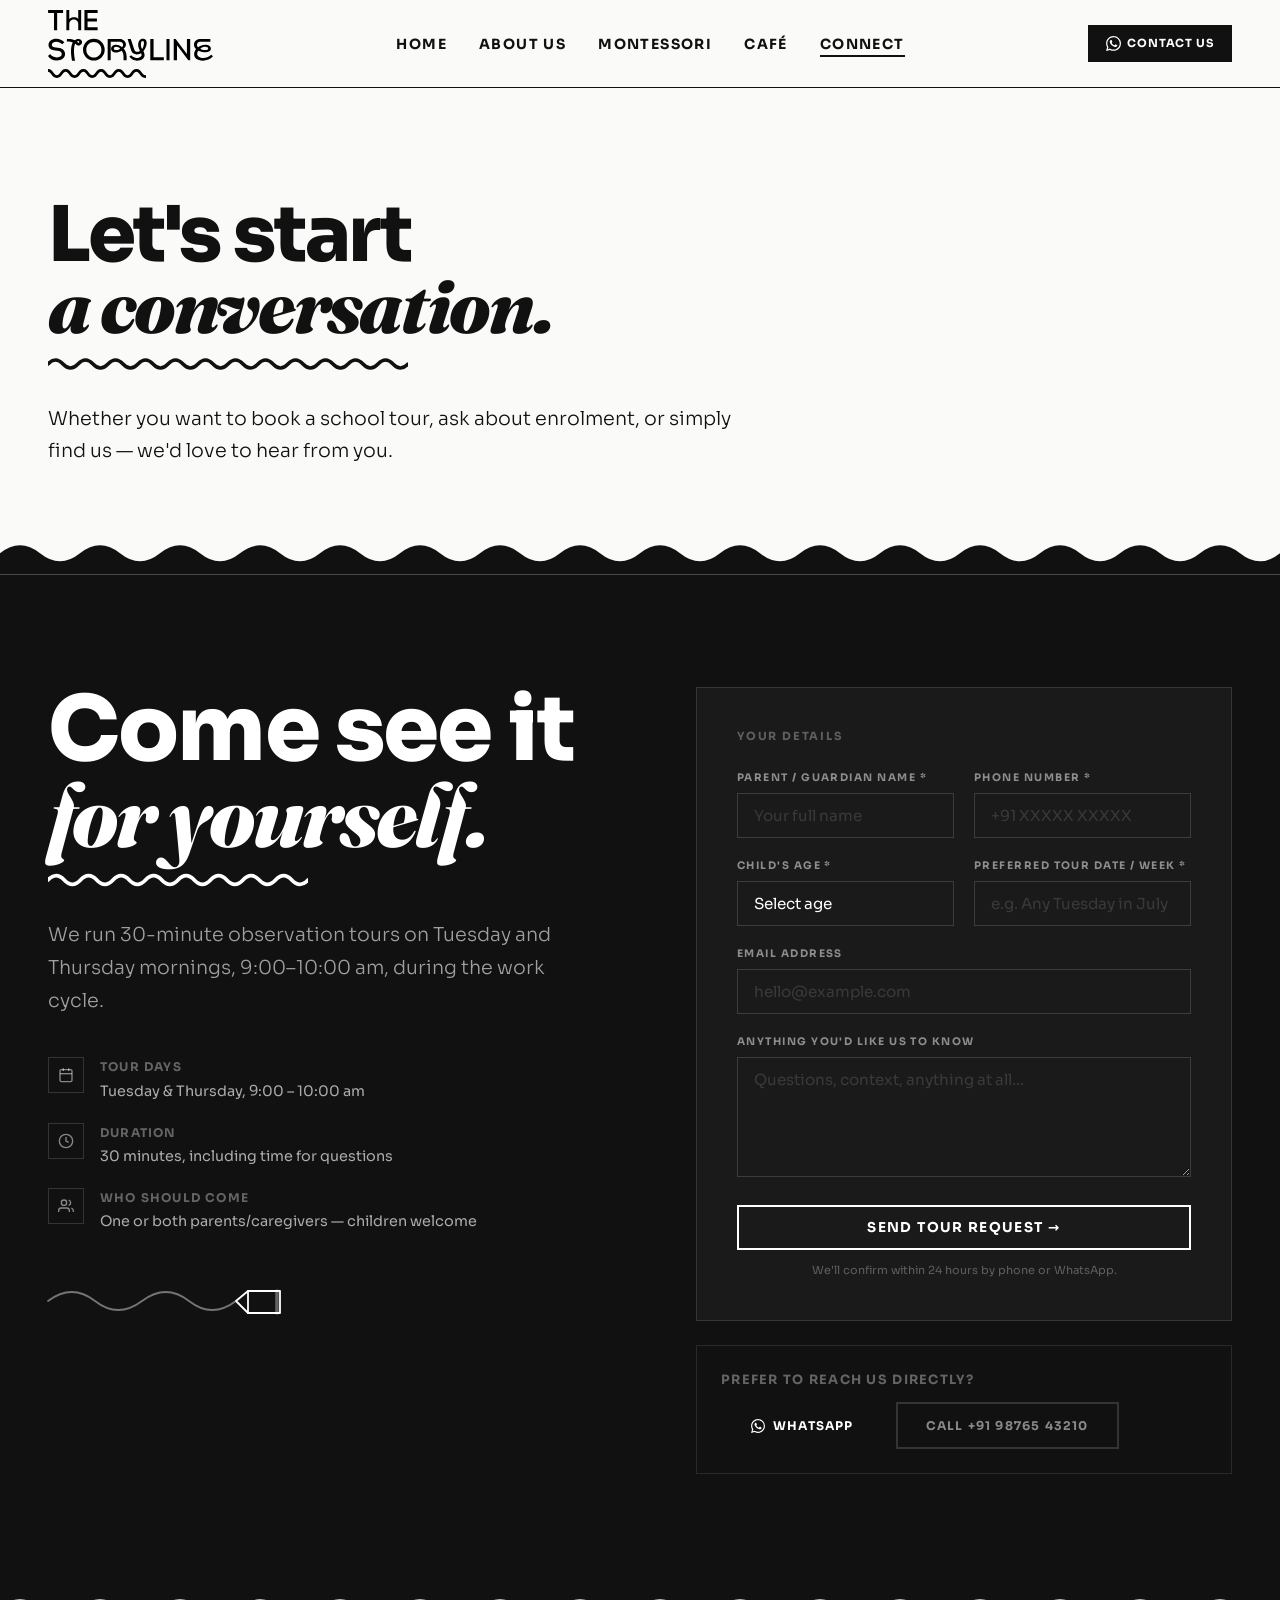
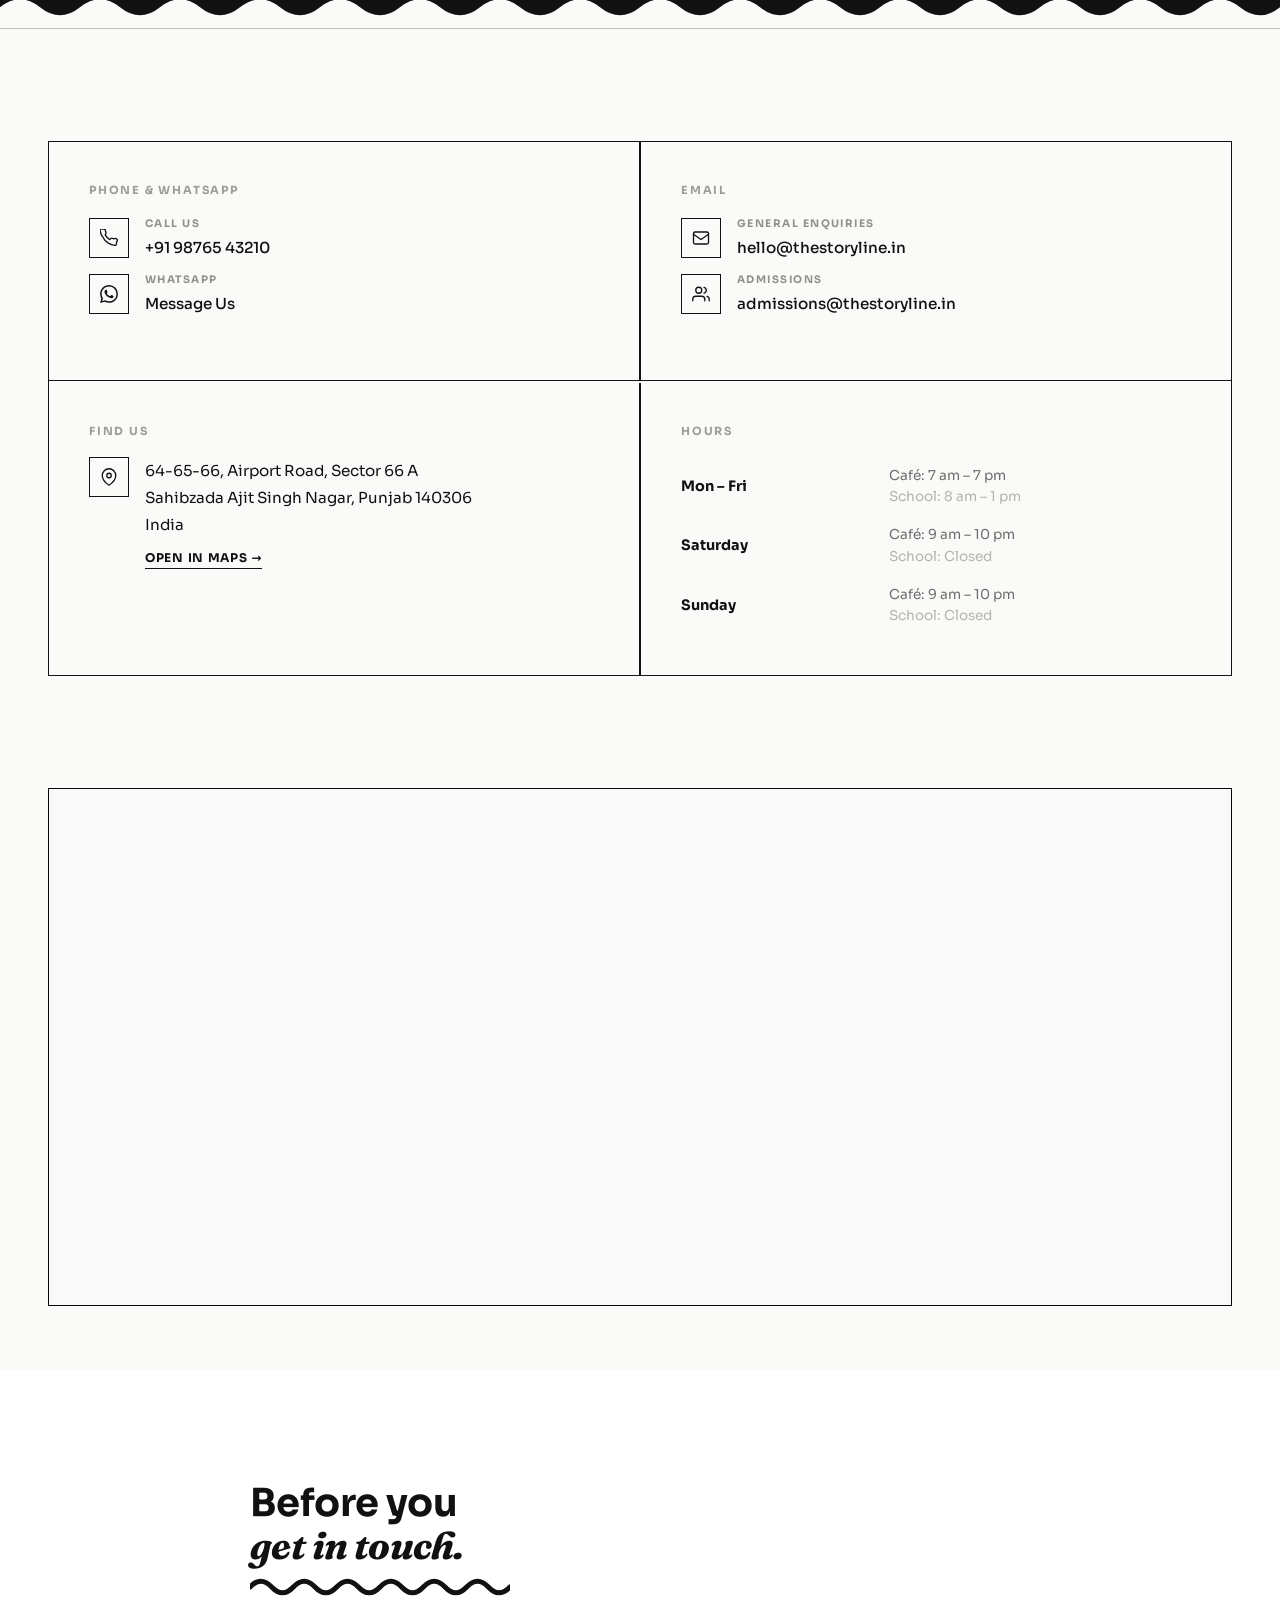
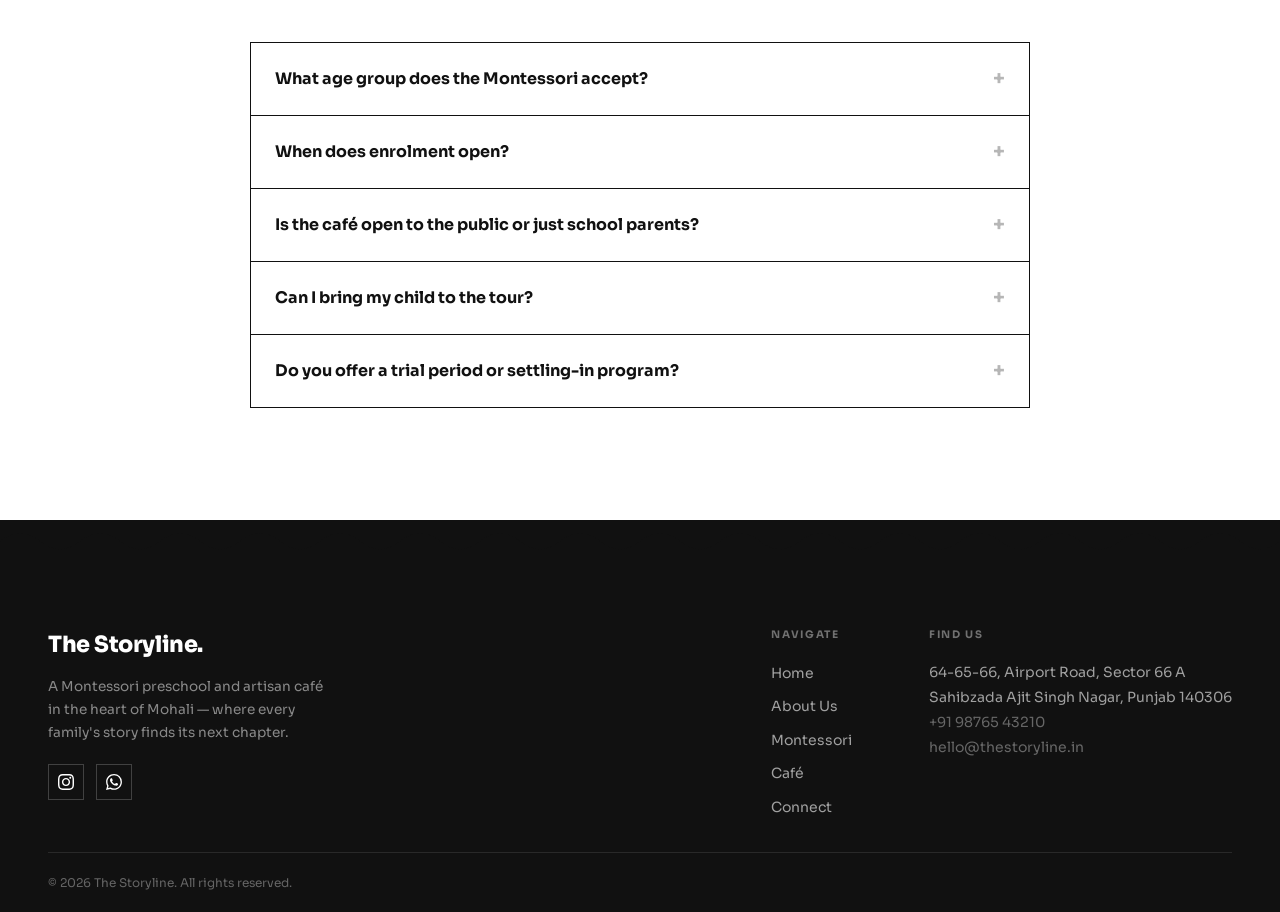
<file: connect.html>
<!DOCTYPE html>
<html lang="en">
<head>
  <meta charset="UTF-8" />
  <meta name="viewport" content="width=device-width, initial-scale=1.0" />
  <title>Connect — The Storyline</title>
  <meta name="description" content="Get in touch with The Storyline. Book a Montessori tour, find us in Sector 70 Mohali, or drop us a message." />
  <link rel="preconnect" href="https://fonts.googleapis.com" />
  <link rel="preconnect" href="https://fonts.gstatic.com" crossorigin />
  <link rel="stylesheet" href="css/style.css" />
  <link rel="stylesheet" href="css/animations.css" />
</head>
<body>

<!-- ── Site Header ── -->
<header class="site-header" role="banner">
  <nav class="nav-inner" aria-label="Main navigation">
    <a href="index.html" class="nav-logo" aria-label="The Storyline — Home">
      <img src="Admissions-Folder-1.svg" alt="The Storyline wordmark" height="56" />
    </a>
    <ul class="nav-links" role="list">
      <li><a href="index.html">Home</a></li>
      <li><a href="about.html">About Us</a></li>
      <li><a href="montessori.html">Montessori</a></li>
      <li><a href="cafe.html">Café</a></li>
      <li><a href="connect.html">Connect</a></li>
    </ul>
    <div class="nav-actions">
      <a href="https://wa.me/919876543210" class="nav-phone" aria-label="Contact us on WhatsApp" target="_blank" rel="noopener noreferrer">
        <svg width="15" height="15" viewBox="0 0 24 24" fill="currentColor" aria-hidden="true"><path d="M17.472 14.382c-.297-.149-1.758-.867-2.03-.967-.273-.099-.471-.148-.67.15-.197.297-.767.966-.94 1.164-.173.199-.347.223-.644.075-.297-.15-1.255-.463-2.39-1.475-.883-.788-1.48-1.761-1.653-2.059-.173-.297-.018-.458.13-.606.134-.133.298-.347.446-.52.149-.174.198-.298.298-.497.099-.198.05-.371-.025-.52-.075-.149-.669-1.612-.916-2.207-.242-.579-.487-.5-.669-.51-.173-.008-.371-.01-.57-.01-.198 0-.52.074-.792.372-.272.297-1.04 1.016-1.04 2.479 0 1.462 1.065 2.875 1.213 3.074.149.198 2.096 3.2 5.077 4.487.709.306 1.262.489 1.694.625.712.227 1.36.195 1.871.118.571-.085 1.758-.719 2.006-1.413.248-.694.248-1.289.173-1.413-.074-.124-.272-.198-.57-.347m-5.421 7.403h-.004a9.87 9.87 0 01-5.031-1.378l-.361-.214-3.741.982.998-3.648-.235-.374a9.86 9.86 0 01-1.51-5.26c.001-5.45 4.436-9.884 9.888-9.884 2.64 0 5.122 1.03 6.988 2.898a9.825 9.825 0 012.893 6.994c-.003 5.45-4.437 9.884-9.885 9.884m8.413-18.297A11.815 11.815 0 0012.05 0C5.495 0 .16 5.335.157 11.892c0 2.096.547 4.142 1.588 5.945L.057 24l6.305-1.654a11.882 11.882 0 005.683 1.448h.005c6.554 0 11.89-5.335 11.893-11.893a11.821 11.821 0 00-3.48-8.413Z"/></svg>
        Contact Us
      </a>
      <button class="nav-hamburger" aria-expanded="false" aria-controls="nav-overlay" aria-label="Open navigation menu">
        <span></span><span></span><span></span>
      </button>
    </div>
  </nav>
</header>

<div class="nav-overlay" id="nav-overlay" role="dialog" aria-modal="true" aria-label="Navigation">
  <nav class="nav-overlay-links" aria-label="Mobile navigation">
    <a href="index.html">Home</a>
    <a href="about.html">About Us</a>
    <a href="montessori.html">Montessori</a>
    <a href="cafe.html">Café</a>
    <a href="connect.html">Connect</a>
  </nav>
  <div class="nav-overlay-contact">
    <a href="tel:+919876543210" class="label">+91 98765 43210</a>
    <a href="mailto:hello@thestoryline.in" class="label">hello@thestoryline.in</a>
    <p class="label" style="opacity:.4;margin-top:.5rem">Sector 66 A, SAS Nagar, Punjab</p>
  </div>
</div>

<!-- ══════════════════════════════════════════
     PAGE HERO
══════════════════════════════════════════ -->
<section class="page-hero" aria-labelledby="connect-heading">
  <div class="container">
    <div class="page-hero-inner">
      <h1 class="display-xl reveal reveal-delay-1" id="connect-heading">
        Let's start<br>
        <em class="serif-display">a conversation.</em>
      </h1>
      <svg class="wave-underline wave-underline--wide reveal reveal-delay-1" viewBox="0 0 360 20" xmlns="http://www.w3.org/2000/svg" aria-hidden="true">
        <path d="M0,10 Q7.5,2 15,10 T30,10 T45,10 T60,10 T75,10 T90,10 T105,10 T120,10 T135,10 T150,10 T165,10 T180,10 T195,10 T210,10 T225,10 T240,10 T255,10 T270,10 T285,10 T300,10 T315,10 T330,10 T345,10 T360,10" fill="none" stroke="#111111" stroke-width="3.5" stroke-linecap="round"/>
      </svg>
      <p class="body-lg reveal reveal-delay-2" style="margin-top:1.5rem;max-width:52ch;">
        Whether you want to book a school tour, ask about enrolment, or simply find us — we'd love to hear from you.
      </p>
    </div>
  </div>
</section>

<!-- ══════════════════════════════════════════
     WAVE
══════════════════════════════════════════ -->
<div class="wave-divider" aria-hidden="true" style="color:var(--ink);">
  <svg viewBox="0 0 1440 48" xmlns="http://www.w3.org/2000/svg" preserveAspectRatio="none">
    <path d="M0,24 Q22.5,6 45,24 T90,24 T135,24 T180,24 T225,24 T270,24 T315,24 T360,24 T405,24 T450,24 T495,24 T540,24 T585,24 T630,24 T675,24 T720,24 T765,24 T810,24 T855,24 T900,24 T945,24 T990,24 T1035,24 T1080,24 T1125,24 T1170,24 T1215,24 T1260,24 T1305,24 T1350,24 T1395,24 T1440,24 L1440,48 L0,48 Z" fill="#111111"/>
  </svg>
</div>

<!-- ══════════════════════════════════════════
     TOUR BOOKING FORM
══════════════════════════════════════════ -->
<section class="section section-inverted" id="tour" aria-labelledby="tour-heading">
  <div class="container">
    <div style="display:grid;grid-template-columns:1fr 1.3fr;gap:var(--space-xl);align-items:start;" id="tour-layout">

      <!-- Left: copy -->
      <div>
        <h2 class="display-lg reveal reveal-delay-1" id="tour-heading" style="color:var(--white);">
          Come see it<br>
          <em class="serif-display">for yourself.</em>
        </h2>
        <svg class="wave-underline wave-underline--white reveal reveal-delay-1" style="margin:.4rem 0 1.5rem;" viewBox="0 0 240 20" xmlns="http://www.w3.org/2000/svg" aria-hidden="true">
          <path d="M0,10 Q7.5,2 15,10 T30,10 T45,10 T60,10 T75,10 T90,10 T105,10 T120,10 T135,10 T150,10 T165,10 T180,10 T195,10 T210,10 T225,10 T240,10" fill="none" stroke="rgba(255,255,255,0.35)" stroke-width="3.5" stroke-linecap="round"/>
        </svg>
        <p class="body-lg reveal reveal-delay-2" style="color:rgba(255,255,255,0.6);max-width:40ch;">
          We run 30-minute observation tours on Tuesday and Thursday mornings, 9:00–10:00 am, during the work cycle.
        </p>
        <div style="margin-top:2.5rem;display:flex;flex-direction:column;gap:1.25rem;" class="reveal reveal-delay-3">
          <div style="display:flex;gap:1rem;align-items:flex-start;">
            <div style="width:36px;height:36px;border:1px solid rgba(255,255,255,0.15);display:flex;align-items:center;justify-content:center;flex-shrink:0;">
              <svg width="16" height="16" viewBox="0 0 24 24" fill="none" stroke="rgba(255,255,255,0.5)" stroke-width="2" aria-hidden="true"><rect x="3" y="4" width="18" height="18" rx="2"/><line x1="16" y1="2" x2="16" y2="6"/><line x1="8" y1="2" x2="8" y2="6"/><line x1="3" y1="10" x2="21" y2="10"/></svg>
            </div>
            <div>
              <p style="font-size:.75rem;font-weight:700;letter-spacing:.1em;text-transform:uppercase;color:rgba(255,255,255,0.35);margin-bottom:.2rem;">Tour Days</p>
              <p style="font-size:.9rem;color:rgba(255,255,255,0.65);">Tuesday &amp; Thursday, 9:00 – 10:00 am</p>
            </div>
          </div>
          <div style="display:flex;gap:1rem;align-items:flex-start;">
            <div style="width:36px;height:36px;border:1px solid rgba(255,255,255,0.15);display:flex;align-items:center;justify-content:center;flex-shrink:0;">
              <svg width="16" height="16" viewBox="0 0 24 24" fill="none" stroke="rgba(255,255,255,0.5)" stroke-width="2" aria-hidden="true"><circle cx="12" cy="12" r="10"/><polyline points="12 6 12 12 16 14"/></svg>
            </div>
            <div>
              <p style="font-size:.75rem;font-weight:700;letter-spacing:.1em;text-transform:uppercase;color:rgba(255,255,255,0.35);margin-bottom:.2rem;">Duration</p>
              <p style="font-size:.9rem;color:rgba(255,255,255,0.65);">30 minutes, including time for questions</p>
            </div>
          </div>
          <div style="display:flex;gap:1rem;align-items:flex-start;">
            <div style="width:36px;height:36px;border:1px solid rgba(255,255,255,0.15);display:flex;align-items:center;justify-content:center;flex-shrink:0;">
              <svg width="16" height="16" viewBox="0 0 24 24" fill="none" stroke="rgba(255,255,255,0.5)" stroke-width="2" aria-hidden="true"><path d="M17 21v-2a4 4 0 00-4-4H5a4 4 0 00-4 4v2"/><circle cx="9" cy="7" r="4"/><path d="M23 21v-2a4 4 0 00-3-3.87M16 3.13a4 4 0 010 7.75"/></svg>
            </div>
            <div>
              <p style="font-size:.75rem;font-weight:700;letter-spacing:.1em;text-transform:uppercase;color:rgba(255,255,255,0.35);margin-bottom:.2rem;">Who Should Come</p>
              <p style="font-size:.9rem;color:rgba(255,255,255,0.65);">One or both parents/caregivers — children welcome</p>
            </div>
          </div>
        </div>

        <!-- Pencil drawing a wavy line -->
        <div class="illus-wrap" aria-hidden="true" style="width:100%;max-width:240px;margin-top:2.5rem;margin-bottom:.5rem;">
          <svg class="illus-svg illus-svg--white" width="240" height="50" viewBox="0 0 240 50" fill="none" stroke-linecap="round" stroke-linejoin="round" stroke-width="1.8">
            <path d="M0,28 Q24,10 47,28 T94,28 T141,28 T188,28" class="dp" pathLength="1" style="--draw-delay:0s;--draw-dur:1.0s;stroke:rgba(255,255,255,0.42);"/>
            <path d="M200,18 L232,18 L232,40 L200,40 Z" class="dp" pathLength="1" style="--draw-delay:.95s;--draw-dur:.38s"/>
            <path d="M229,18 L229,40" stroke-width="3.5" class="dp" pathLength="1" style="--draw-delay:1.15s;--draw-dur:.1s;opacity:.35;"/>
            <path d="M200,18 L188,28 L200,40" class="dp" pathLength="1" style="--draw-delay:1.2s;--draw-dur:.22s"/>
            <line class="ts-cursor" x1="188" y1="22" x2="188" y2="34" stroke-width="2.2" style="--fill-delay:1.5s;"/>
          </svg>
        </div>
      </div>

      <!-- Right: form -->
      <div>
        <form id="tour-form" class="reveal reveal-delay-1" novalidate aria-label="Tour booking form">
          <div style="background:rgba(255,255,255,0.04);border:1.5px solid rgba(255,255,255,0.12);padding:2.5rem;">
            <p class="label" style="opacity:.3;color:var(--white);margin-bottom:1.5rem;">Your Details</p>

            <div class="form-grid">

              <div class="form-row">
                <div class="form-group">
                  <label class="form-label" for="parent-name" style="color:rgba(255,255,255,0.5);">Parent / Guardian Name <span aria-hidden="true">*</span></label>
                  <input
                    class="form-input"
                    type="text"
                    id="parent-name"
                    name="parent_name"
                    autocomplete="name"
                    required
                    placeholder="Your full name"
                    style="border-color:rgba(255,255,255,0.15);color:var(--white);"
                  />
                </div>
                <div class="form-group">
                  <label class="form-label" for="phone" style="color:rgba(255,255,255,0.5);">Phone Number <span aria-hidden="true">*</span></label>
                  <input
                    class="form-input"
                    type="tel"
                    id="phone"
                    name="phone"
                    autocomplete="tel"
                    required
                    placeholder="+91 XXXXX XXXXX"
                    style="border-color:rgba(255,255,255,0.15);color:var(--white);"
                  />
                </div>
              </div>

              <div class="form-row">
                <div class="form-group">
                  <label class="form-label" for="child-age" style="color:rgba(255,255,255,0.5);">Child's Age <span aria-hidden="true">*</span></label>
                  <select
                    class="form-input"
                    id="child-age"
                    name="child_age"
                    required
                    style="border-color:rgba(255,255,255,0.15);color:var(--white);background:transparent;"
                  >
                    <option value="" disabled selected style="background:#111;color:rgba(255,255,255,0.5);">Select age</option>
                    <option value="under-18m" style="background:#111;color:var(--white);">Under 18 months</option>
                    <option value="18m-2y" style="background:#111;color:var(--white);">18 months – 2 years</option>
                    <option value="2-2.5y" style="background:#111;color:var(--white);">2 – 2.5 years</option>
                    <option value="2.5-3y" style="background:#111;color:var(--white);">2.5 – 3 years</option>
                    <option value="3-3.5y" style="background:#111;color:var(--white);">3 – 3.5 years</option>
                    <option value="over-3.5y" style="background:#111;color:var(--white);">Over 3.5 years</option>
                  </select>
                </div>
                <div class="form-group">
                  <label class="form-label" for="preferred-time" style="color:rgba(255,255,255,0.5);">Preferred Tour Date / Week <span aria-hidden="true">*</span></label>
                  <input
                    class="form-input"
                    type="text"
                    id="preferred-time"
                    name="preferred_time"
                    required
                    placeholder="e.g. Any Tuesday in July"
                    style="border-color:rgba(255,255,255,0.15);color:var(--white);"
                  />
                </div>
              </div>

              <div class="form-group">
                <label class="form-label" for="email" style="color:rgba(255,255,255,0.5);">Email Address</label>
                <input
                  class="form-input"
                  type="email"
                  id="email"
                  name="email"
                  autocomplete="email"
                  placeholder="hello@example.com"
                  style="border-color:rgba(255,255,255,0.15);color:var(--white);"
                />
              </div>

              <div class="form-group">
                <label class="form-label" for="message" style="color:rgba(255,255,255,0.5);">Anything you'd like us to know</label>
                <textarea
                  class="form-input"
                  id="message"
                  name="message"
                  rows="4"
                  placeholder="Questions, context, anything at all…"
                  style="border-color:rgba(255,255,255,0.15);color:var(--white);"
                ></textarea>
              </div>

              <div class="form-submit">
                <button type="submit" class="btn btn-ghost-white" style="width:100%;justify-content:center;font-size:.85rem;">
                  Send Tour Request →
                </button>
                <p style="font-size:.7rem;color:rgba(255,255,255,0.3);margin-top:.75rem;text-align:center;">
                  We'll confirm within 24 hours by phone or WhatsApp.
                </p>
              </div>

            </div>
          </div>
        </form>

        <!-- Direct contact fallback -->
        <div class="reveal reveal-delay-2" style="margin-top:1.5rem;padding:1.5rem;border:1.5px solid rgba(255,255,255,0.1);">
          <p style="font-size:.8rem;color:rgba(255,255,255,0.35);margin-bottom:.75rem;font-weight:700;letter-spacing:.1em;text-transform:uppercase;">Prefer to reach us directly?</p>
          <div style="display:flex;flex-wrap:wrap;gap:.75rem;">
            <a href="https://wa.me/919876543210?text=Hi%2C%20I%20would%20like%20to%20book%20a%20tour%20of%20The%20Storyline." class="btn btn-primary" style="font-size:.75rem;">
              <svg width="14" height="14" viewBox="0 0 24 24" fill="currentColor" aria-hidden="true"><path d="M17.472 14.382c-.297-.149-1.758-.867-2.03-.967-.273-.099-.471-.148-.67.15-.197.297-.767.966-.94 1.164-.173.199-.347.223-.644.075-.297-.15-1.255-.463-2.39-1.475-.883-.788-1.48-1.761-1.653-2.059-.173-.297-.018-.458.13-.606.134-.133.298-.347.446-.52.149-.174.198-.298.298-.497.099-.198.05-.371-.025-.52-.075-.149-.669-1.612-.916-2.207-.242-.579-.487-.5-.669-.51-.173-.008-.371-.01-.57-.01-.198 0-.52.074-.792.372-.272.297-1.04 1.016-1.04 2.479 0 1.462 1.065 2.875 1.213 3.074.149.198 2.096 3.2 5.077 4.487.709.306 1.262.489 1.694.625.712.227 1.36.195 1.871.118.571-.085 1.758-.719 2.006-1.413.248-.694.248-1.289.173-1.413-.074-.124-.272-.198-.57-.347m-5.421 7.403h-.004a9.87 9.87 0 01-5.031-1.378l-.361-.214-3.741.982.998-3.648-.235-.374a9.86 9.86 0 01-1.51-5.26c.001-5.45 4.436-9.884 9.888-9.884 2.64 0 5.122 1.03 6.988 2.898a9.825 9.825 0 012.893 6.994c-.003 5.45-4.437 9.884-9.885 9.884m8.413-18.297A11.815 11.815 0 0012.05 0C5.495 0 .16 5.335.157 11.892c0 2.096.547 4.142 1.588 5.945L.057 24l6.305-1.654a11.882 11.882 0 005.683 1.448h.005c6.554 0 11.89-5.335 11.893-11.893a11.821 11.821 0 00-3.48-8.413Z"/></svg>
              WhatsApp
            </a>
            <a href="tel:+919876543210" class="btn" style="font-size:.75rem;color:rgba(255,255,255,0.5);border:2px solid rgba(255,255,255,0.15);background:transparent;">
              Call +91 98765 43210
            </a>
          </div>
        </div>
      </div>

    </div>
  </div>
</section>

<!-- ══════════════════════════════════════════
     WAVE (out of black)
══════════════════════════════════════════ -->
<div class="wave-divider" aria-hidden="true" style="background:var(--ink);">
  <svg viewBox="0 0 1440 48" xmlns="http://www.w3.org/2000/svg" preserveAspectRatio="none">
    <path d="M0,24 Q22.5,6 45,24 T90,24 T135,24 T180,24 T225,24 T270,24 T315,24 T360,24 T405,24 T450,24 T495,24 T540,24 T585,24 T630,24 T675,24 T720,24 T765,24 T810,24 T855,24 T900,24 T945,24 T990,24 T1035,24 T1080,24 T1125,24 T1170,24 T1215,24 T1260,24 T1305,24 T1350,24 T1395,24 T1440,24 L1440,48 L0,48 Z" fill="#FAFAF8"/>
  </svg>
</div>

<!-- ══════════════════════════════════════════
     CONTACT INFO + QUICK LINKS
══════════════════════════════════════════ -->
<section class="section" aria-labelledby="contact-info-heading">
  <div class="container">
    <h2 class="sr-only" id="contact-info-heading">Contact information</h2>
    <div style="display:grid;grid-template-columns:1fr;gap:1.5px;border:1.5px solid var(--ink);">

      <!-- Row 1: Phone & WhatsApp · Email -->
      <div style="display:grid;grid-template-columns:1fr;gap:1.5px;">
        <div class="contact-row-2col" style="gap:0;">

          <div class="contact-panel reveal" style="border-right:1.5px solid var(--ink);border-bottom:1.5px solid var(--ink);">
            <p class="label" style="opacity:.4;margin-bottom:1rem;">Phone &amp; WhatsApp</p>
            <a href="tel:+919876543210" class="contact-info-item" style="text-decoration:none;color:inherit;display:flex;gap:1rem;align-items:center;margin-bottom:.75rem;">
              <span class="contact-info-icon">
                <svg width="18" height="18" viewBox="0 0 24 24" fill="none" stroke="currentColor" stroke-width="1.75" stroke-linecap="round" stroke-linejoin="round" aria-hidden="true"><path d="M22 16.92v3a2 2 0 01-2.18 2 19.79 19.79 0 01-8.63-3.07A19.5 19.5 0 013.07 9.81a19.79 19.79 0 01-3.07-8.7A2 2 0 012.18 0h3a2 2 0 012 1.72c.127.96.361 1.903.7 2.81a2 2 0 01-.45 2.11L6.91 7.91a16 16 0 006.18 6.18l1.27-1.27a2 2 0 012.11-.45c.907.339 1.85.573 2.81.7A2 2 0 0122 16.92z"/></svg>
              </span>
              <div>
                <p class="contact-info-label">Call us</p>
                <p class="contact-info-value">+91 98765 43210</p>
              </div>
            </a>
            <a href="https://wa.me/919876543210" class="contact-info-item" style="text-decoration:none;color:inherit;display:flex;gap:1rem;align-items:center;">
              <span class="contact-info-icon">
                <svg width="18" height="18" viewBox="0 0 24 24" fill="currentColor" aria-hidden="true"><path d="M17.472 14.382c-.297-.149-1.758-.867-2.03-.967-.273-.099-.471-.148-.67.15-.197.297-.767.966-.94 1.164-.173.199-.347.223-.644.075-.297-.15-1.255-.463-2.39-1.475-.883-.788-1.48-1.761-1.653-2.059-.173-.297-.018-.458.13-.606.134-.133.298-.347.446-.52.149-.174.198-.298.298-.497.099-.198.05-.371-.025-.52-.075-.149-.669-1.612-.916-2.207-.242-.579-.487-.5-.669-.51-.173-.008-.371-.01-.57-.01-.198 0-.52.074-.792.372-.272.297-1.04 1.016-1.04 2.479 0 1.462 1.065 2.875 1.213 3.074.149.198 2.096 3.2 5.077 4.487.709.306 1.262.489 1.694.625.712.227 1.36.195 1.871.118.571-.085 1.758-.719 2.006-1.413.248-.694.248-1.289.173-1.413-.074-.124-.272-.198-.57-.347m-5.421 7.403h-.004a9.87 9.87 0 01-5.031-1.378l-.361-.214-3.741.982.998-3.648-.235-.374a9.86 9.86 0 01-1.51-5.26c.001-5.45 4.436-9.884 9.888-9.884 2.64 0 5.122 1.03 6.988 2.898a9.825 9.825 0 012.893 6.994c-.003 5.45-4.437 9.884-9.885 9.884m8.413-18.297A11.815 11.815 0 0012.05 0C5.495 0 .16 5.335.157 11.892c0 2.096.547 4.142 1.588 5.945L.057 24l6.305-1.654a11.882 11.882 0 005.683 1.448h.005c6.554 0 11.89-5.335 11.893-11.893a11.821 11.821 0 00-3.48-8.413Z"/></svg>
              </span>
              <div>
                <p class="contact-info-label">WhatsApp</p>
                <p class="contact-info-value">Message Us</p>
              </div>
            </a>
          </div>

          <div class="contact-panel reveal reveal-delay-1" style="border-bottom:1.5px solid var(--ink);">
            <p class="label" style="opacity:.4;margin-bottom:1rem;">Email</p>
            <a href="mailto:hello@thestoryline.in" style="text-decoration:none;color:inherit;display:flex;gap:1rem;align-items:center;margin-bottom:.75rem;">
              <span class="contact-info-icon">
                <svg width="18" height="18" viewBox="0 0 24 24" fill="none" stroke="currentColor" stroke-width="1.75" stroke-linecap="round" stroke-linejoin="round" aria-hidden="true"><rect x="2" y="4" width="20" height="16" rx="2"/><path d="M2 7l10 7 10-7"/></svg>
              </span>
              <div>
                <p class="contact-info-label">General enquiries</p>
                <p class="contact-info-value" style="word-break:break-all;">hello@thestoryline.in</p>
              </div>
            </a>
            <a href="mailto:admissions@thestoryline.in" style="text-decoration:none;color:inherit;display:flex;gap:1rem;align-items:center;">
              <span class="contact-info-icon">
                <svg width="18" height="18" viewBox="0 0 24 24" fill="none" stroke="currentColor" stroke-width="1.75" stroke-linecap="round" stroke-linejoin="round" aria-hidden="true"><path d="M17 21v-2a4 4 0 00-4-4H5a4 4 0 00-4 4v2"/><circle cx="9" cy="7" r="4"/><path d="M23 21v-2a4 4 0 00-3-3.87M16 3.13a4 4 0 010 7.75"/></svg>
              </span>
              <div>
                <p class="contact-info-label">Admissions</p>
                <p class="contact-info-value" style="word-break:break-all;">admissions@thestoryline.in</p>
              </div>
            </a>
          </div>

        </div>
      </div>

      <!-- Row 2: Address · Hours -->
      <div class="contact-row-2col" style="gap:0;">
        <div class="contact-panel reveal" style="border-right:1.5px solid var(--ink);">
          <p class="label" style="opacity:.4;margin-bottom:1rem;">Find Us</p>
          <div style="display:flex;gap:1rem;align-items:flex-start;">
            <span class="contact-info-icon" style="flex-shrink:0;">
              <svg width="18" height="18" viewBox="0 0 24 24" fill="none" stroke="currentColor" stroke-width="1.75" stroke-linecap="round" stroke-linejoin="round" aria-hidden="true"><path d="M21 10c0 7-9 13-9 13S3 17 3 10a9 9 0 0118 0z"/><circle cx="12" cy="10" r="3"/></svg>
            </span>
            <address style="font-style:normal;line-height:1.8;font-size:.95rem;">
              64-65-66, Airport Road, Sector 66 A<br>
              Sahibzada Ajit Singh Nagar, Punjab 140306<br>
              India
              <br>
              <a href="https://maps.google.com/?q=64-65-66+Airport+Road+Sector+66+A+Sahibzada+Ajit+Singh+Nagar+Punjab+140306" target="_blank" rel="noopener noreferrer" style="font-size:.75rem;font-weight:700;letter-spacing:.06em;text-transform:uppercase;border-bottom:1.5px solid var(--ink);display:inline-block;margin-top:.5rem;">Open in Maps →</a>
            </address>
          </div>
        </div>

        <div class="contact-panel reveal reveal-delay-1">
          <p class="label" style="opacity:.4;margin-bottom:1rem;">Hours</p>
          <table class="hours-table" aria-label="Opening hours">
            <tbody>
              <tr>
                <td style="font-weight:700;padding-right:1.5rem;">Mon – Fri</td>
                <td>
                  <span style="display:block;font-size:.85rem;">Café: 7 am – 7 pm</span>
                  <span style="display:block;font-size:.85rem;opacity:.5;">School: 8 am – 1 pm</span>
                </td>
              </tr>
              <tr>
                <td style="font-weight:700;padding-right:1.5rem;">Saturday</td>
                <td>
                  <span style="display:block;font-size:.85rem;">Café: 9 am – 10 pm</span>
                  <span style="display:block;font-size:.85rem;opacity:.5;">School: Closed</span>
                </td>
              </tr>
              <tr>
                <td style="font-weight:700;padding-right:1.5rem;">Sunday</td>
                <td>
                  <span style="display:block;font-size:.85rem;">Café: 9 am – 10 pm</span>
                  <span style="display:block;font-size:.85rem;opacity:.5;">School: Closed</span>
                </td>
              </tr>
            </tbody>
          </table>
        </div>
      </div>

    </div>
  </div>
</section>

<!-- ══════════════════════════════════════════
     MAP
══════════════════════════════════════════ -->
<div class="container" style="padding-bottom:var(--space-lg);" aria-label="Map location">
  <div class="map-frame reveal">
    <!-- Embedded Google Maps iframe — replace src with real embed URL when available -->
    <iframe
      src="https://www.google.com/maps/embed?pb=!1m18!1m12!1m3!1d3431.038!2d76.720!3d30.699!2m3!1f0!2f0!3f0!3m2!1i1024!2i768!4f13.1!3m3!1m2!1s0x0%3A0x0!2sSector%2070%2C%20Mohali%2C%20Punjab!5e0!3m2!1sen!2sin!4v1"
      allowfullscreen=""
      loading="lazy"
      referrerpolicy="no-referrer-when-downgrade"
      title="The Storyline location — Sector 66 A, SAS Nagar, Punjab"
      style="width:100%;height:100%;border:none;filter:grayscale(100%) contrast(1.1);"
    ></iframe>
  </div>
</div>

<!-- ══════════════════════════════════════════
     FAQ / WHAT TO EXPECT
══════════════════════════════════════════ -->
<section class="section section-white" aria-labelledby="faq-heading">
  <div class="container">
    <div style="max-width:780px;margin-inline:auto;">
      <h2 class="display-sm reveal reveal-delay-1" id="faq-heading">
        Before you<br>
        <em class="serif-display">get in touch.</em>
      </h2>
      <svg class="wave-underline reveal reveal-delay-1" style="margin:.3rem 0 2.5rem;" viewBox="0 0 180 20" xmlns="http://www.w3.org/2000/svg" aria-hidden="true">
        <path d="M0,10 Q7.5,2 15,10 T30,10 T45,10 T60,10 T75,10 T90,10 T105,10 T120,10 T135,10 T150,10 T165,10 T180,10" fill="none" stroke="#111111" stroke-width="3.5" stroke-linecap="round"/>
      </svg>

      <div style="border:1.5px solid var(--ink);">

        <details style="border-bottom:1.5px solid var(--ink);" class="reveal">
          <summary style="padding:1.25rem 1.5rem;cursor:pointer;font-weight:700;font-size:1rem;list-style:none;display:flex;justify-content:space-between;align-items:center;">
            What age group does the Montessori accept?
            <span aria-hidden="true" style="font-size:1.25rem;opacity:.3;flex-shrink:0;margin-left:1rem;">+</span>
          </summary>
          <p style="padding:.25rem 1.5rem 1.5rem;font-size:.9rem;opacity:.6;line-height:1.65;">We accept children from 18 months to 3.5 years. Our classroom is intentionally mixed-age across this range — the three-year span is central to the Montessori method. Children typically stay with us until they transition to a primary school.</p>
        </details>

        <details style="border-bottom:1.5px solid var(--ink);" class="reveal reveal-delay-1">
          <summary style="padding:1.25rem 1.5rem;cursor:pointer;font-weight:700;font-size:1rem;list-style:none;display:flex;justify-content:space-between;align-items:center;">
            When does enrolment open?
            <span aria-hidden="true" style="font-size:1.25rem;opacity:.3;flex-shrink:0;margin-left:1rem;">+</span>
          </summary>
          <p style="padding:.25rem 1.5rem 1.5rem;font-size:.9rem;opacity:.6;line-height:1.65;">We take a small number of new families each term. The main intake is in April (for the June start) and in October (for the January start). We maintain a waiting list — book a tour as early as possible to secure your spot in the process.</p>
        </details>

        <details style="border-bottom:1.5px solid var(--ink);" class="reveal reveal-delay-2">
          <summary style="padding:1.25rem 1.5rem;cursor:pointer;font-weight:700;font-size:1rem;list-style:none;display:flex;justify-content:space-between;align-items:center;">
            Is the café open to the public or just school parents?
            <span aria-hidden="true" style="font-size:1.25rem;opacity:.3;flex-shrink:0;margin-left:1rem;">+</span>
          </summary>
          <p style="padding:.25rem 1.5rem 1.5rem;font-size:.9rem;opacity:.6;line-height:1.65;">The café is open to everyone — no connection to the school required. We're a neighbourhood spot. You don't need to have a child with us, or even any children at all, to come and enjoy a coffee.</p>
        </details>

        <details style="border-bottom:1.5px solid var(--ink);" class="reveal reveal-delay-2">
          <summary style="padding:1.25rem 1.5rem;cursor:pointer;font-weight:700;font-size:1rem;list-style:none;display:flex;justify-content:space-between;align-items:center;">
            Can I bring my child to the tour?
            <span aria-hidden="true" style="font-size:1.25rem;opacity:.3;flex-shrink:0;margin-left:1rem;">+</span>
          </summary>
          <p style="padding:.25rem 1.5rem 1.5rem;font-size:.9rem;opacity:.6;line-height:1.65;">Yes. Children are welcome, though the observation is designed primarily for adults — you'll be watching the classroom in action, not interacting with the materials. Some parents find it easier to come without their child the first time, so they can focus on what they're seeing. Both approaches are fine.</p>
        </details>

        <details class="reveal reveal-delay-3">
          <summary style="padding:1.25rem 1.5rem;cursor:pointer;font-weight:700;font-size:1rem;list-style:none;display:flex;justify-content:space-between;align-items:center;">
            Do you offer a trial period or settling-in program?
            <span aria-hidden="true" style="font-size:1.25rem;opacity:.3;flex-shrink:0;margin-left:1rem;">+</span>
          </summary>
          <p style="padding:.25rem 1.5rem 1.5rem;font-size:.9rem;opacity:.6;line-height:1.65;">Yes — all new children go through a two-week settling-in process with shortened sessions and a gradual build-up. We do not expect any child to simply "drop in" from day one. Separation takes time, and we make space for it without rushing. Parents are involved every step of the way.</p>
        </details>

      </div>
    </div>
  </div>
</section>

<!-- ── Footer ── -->
<footer class="site-footer" role="contentinfo">
  <div class="footer-wave" aria-hidden="true">
    <svg viewBox="0 0 1440 48" xmlns="http://www.w3.org/2000/svg" preserveAspectRatio="none" style="display:block;width:100%;">
      <path d="M0,24 Q22.5,6 45,24 T90,24 T135,24 T180,24 T225,24 T270,24 T315,24 T360,24 T405,24 T450,24 T495,24 T540,24 T585,24 T630,24 T675,24 T720,24 T765,24 T810,24 T855,24 T900,24 T945,24 T990,24 T1035,24 T1080,24 T1125,24 T1170,24 T1215,24 T1260,24 T1305,24 T1350,24 T1395,24 T1440,24 L1440,0 L0,0 Z" fill="#111111"/>
    </svg>
  </div>
  <div class="container">
    <div class="footer-inner">
      <div>
        <p class="footer-brand-name">The Storyline.</p>
        <p class="footer-brand-text">A Montessori preschool and artisan café in the heart of Mohali — where every family's story finds its next chapter.</p>
        <div class="footer-social" aria-label="Social links">
          <a href="#" aria-label="Instagram"><svg viewBox="0 0 24 24" aria-hidden="true"><path d="M12 2.163c3.204 0 3.584.012 4.85.07 3.252.148 4.771 1.691 4.919 4.919.058 1.265.069 1.645.069 4.849 0 3.205-.012 3.584-.069 4.849-.149 3.225-1.664 4.771-4.919 4.919-1.266.058-1.644.07-4.85.07-3.204 0-3.584-.012-4.849-.07-3.26-.149-4.771-1.699-4.919-4.92-.058-1.265-.07-1.644-.07-4.849 0-3.204.013-3.583.07-4.849.149-3.227 1.664-4.771 4.919-4.919 1.266-.057 1.645-.069 4.849-.069zm0-2.163c-3.259 0-3.667.014-4.947.072-4.358.2-6.78 2.618-6.98 6.98-.059 1.281-.073 1.689-.073 4.948 0 3.259.014 3.668.072 4.948.2 4.358 2.618 6.78 6.98 6.98 1.281.058 1.689.072 4.948.072 3.259 0 3.668-.014 4.948-.072 4.354-.2 6.782-2.618 6.979-6.98.059-1.28.073-1.689.073-4.948 0-3.259-.014-3.667-.072-4.947-.196-4.354-2.617-6.78-6.979-6.98-1.281-.059-1.69-.073-4.949-.073zm0 5.838c-3.403 0-6.162 2.759-6.162 6.162s2.759 6.163 6.162 6.163 6.162-2.759 6.162-6.163c0-3.403-2.759-6.162-6.162-6.162zm0 10.162c-2.209 0-4-1.79-4-4 0-2.209 1.791-4 4-4s4 1.791 4 4c0 2.21-1.791 4-4 4zm6.406-11.845c-.796 0-1.441.645-1.441 1.44s.645 1.44 1.441 1.44c.795 0 1.439-.645 1.439-1.44s-.644-1.44-1.439-1.44z"/></svg></a>
          <a href="https://wa.me/919876543210" aria-label="WhatsApp"><svg viewBox="0 0 24 24" aria-hidden="true"><path d="M17.472 14.382c-.297-.149-1.758-.867-2.03-.967-.273-.099-.471-.148-.67.15-.197.297-.767.966-.94 1.164-.173.199-.347.223-.644.075-.297-.15-1.255-.463-2.39-1.475-.883-.788-1.48-1.761-1.653-2.059-.173-.297-.018-.458.13-.606.134-.133.298-.347.446-.52.149-.174.198-.298.298-.497.099-.198.05-.371-.025-.52-.075-.149-.669-1.612-.916-2.207-.242-.579-.487-.5-.669-.51-.173-.008-.371-.01-.57-.01-.198 0-.52.074-.792.372-.272.297-1.04 1.016-1.04 2.479 0 1.462 1.065 2.875 1.213 3.074.149.198 2.096 3.2 5.077 4.487.709.306 1.262.489 1.694.625.712.227 1.36.195 1.871.118.571-.085 1.758-.719 2.006-1.413.248-.694.248-1.289.173-1.413-.074-.124-.272-.198-.57-.347m-5.421 7.403h-.004a9.87 9.87 0 01-5.031-1.378l-.361-.214-3.741.982.998-3.648-.235-.374a9.86 9.86 0 01-1.51-5.26c.001-5.45 4.436-9.884 9.888-9.884 2.64 0 5.122 1.03 6.988 2.898a9.825 9.825 0 012.893 6.994c-.003 5.45-4.437 9.884-9.885 9.884m8.413-18.297A11.815 11.815 0 0012.05 0C5.495 0 .16 5.335.157 11.892c0 2.096.547 4.142 1.588 5.945L.057 24l6.305-1.654a11.882 11.882 0 005.683 1.448h.005c6.554 0 11.89-5.335 11.893-11.893a11.821 11.821 0 00-3.48-8.413Z"/></svg></a>
        </div>
      </div>
      <div>
        <p class="footer-col-title">Navigate</p>
        <ul class="footer-links" role="list">
          <li><a href="index.html">Home</a></li>
          <li><a href="about.html">About Us</a></li>
          <li><a href="montessori.html">Montessori</a></li>
          <li><a href="cafe.html">Café</a></li>
          <li><a href="connect.html">Connect</a></li>
        </ul>
      </div>
      <div>
        <p class="footer-col-title">Find Us</p>
        <address style="font-style:normal;">
          <p style="font-size:.875rem;opacity:.6;line-height:1.8;">
            64-65-66, Airport Road, Sector 66 A<br>Sahibzada Ajit Singh Nagar, Punjab 140306<br>
            <a href="tel:+919876543210" style="color:rgba(255,255,255,0.6);">+91 98765 43210</a><br>
            <a href="mailto:hello@thestoryline.in" style="color:rgba(255,255,255,0.6);">hello@thestoryline.in</a>
          </p>
        </address>
      </div>
    </div>
    <div class="footer-bottom">
      <p>&copy; 2026 The Storyline. All rights reserved.</p>
    </div>
  </div>
</footer>

<script src="js/main.js"></script>
<script>
  /* Two-column layout for tour section on desktop */
  if (window.innerWidth >= 900) {
    const tl = document.getElementById('tour-layout');
    if (tl) tl.style.gridTemplateColumns = '1fr 1fr';
  }
  /* FAQ accordion + symbol */
  document.querySelectorAll('details').forEach(d => {
    d.addEventListener('toggle', () => {
      const sym = d.querySelector('summary span[aria-hidden]');
      if (sym) sym.textContent = d.open ? '−' : '+';
    });
  });
</script>
</body>
</html>
</file>
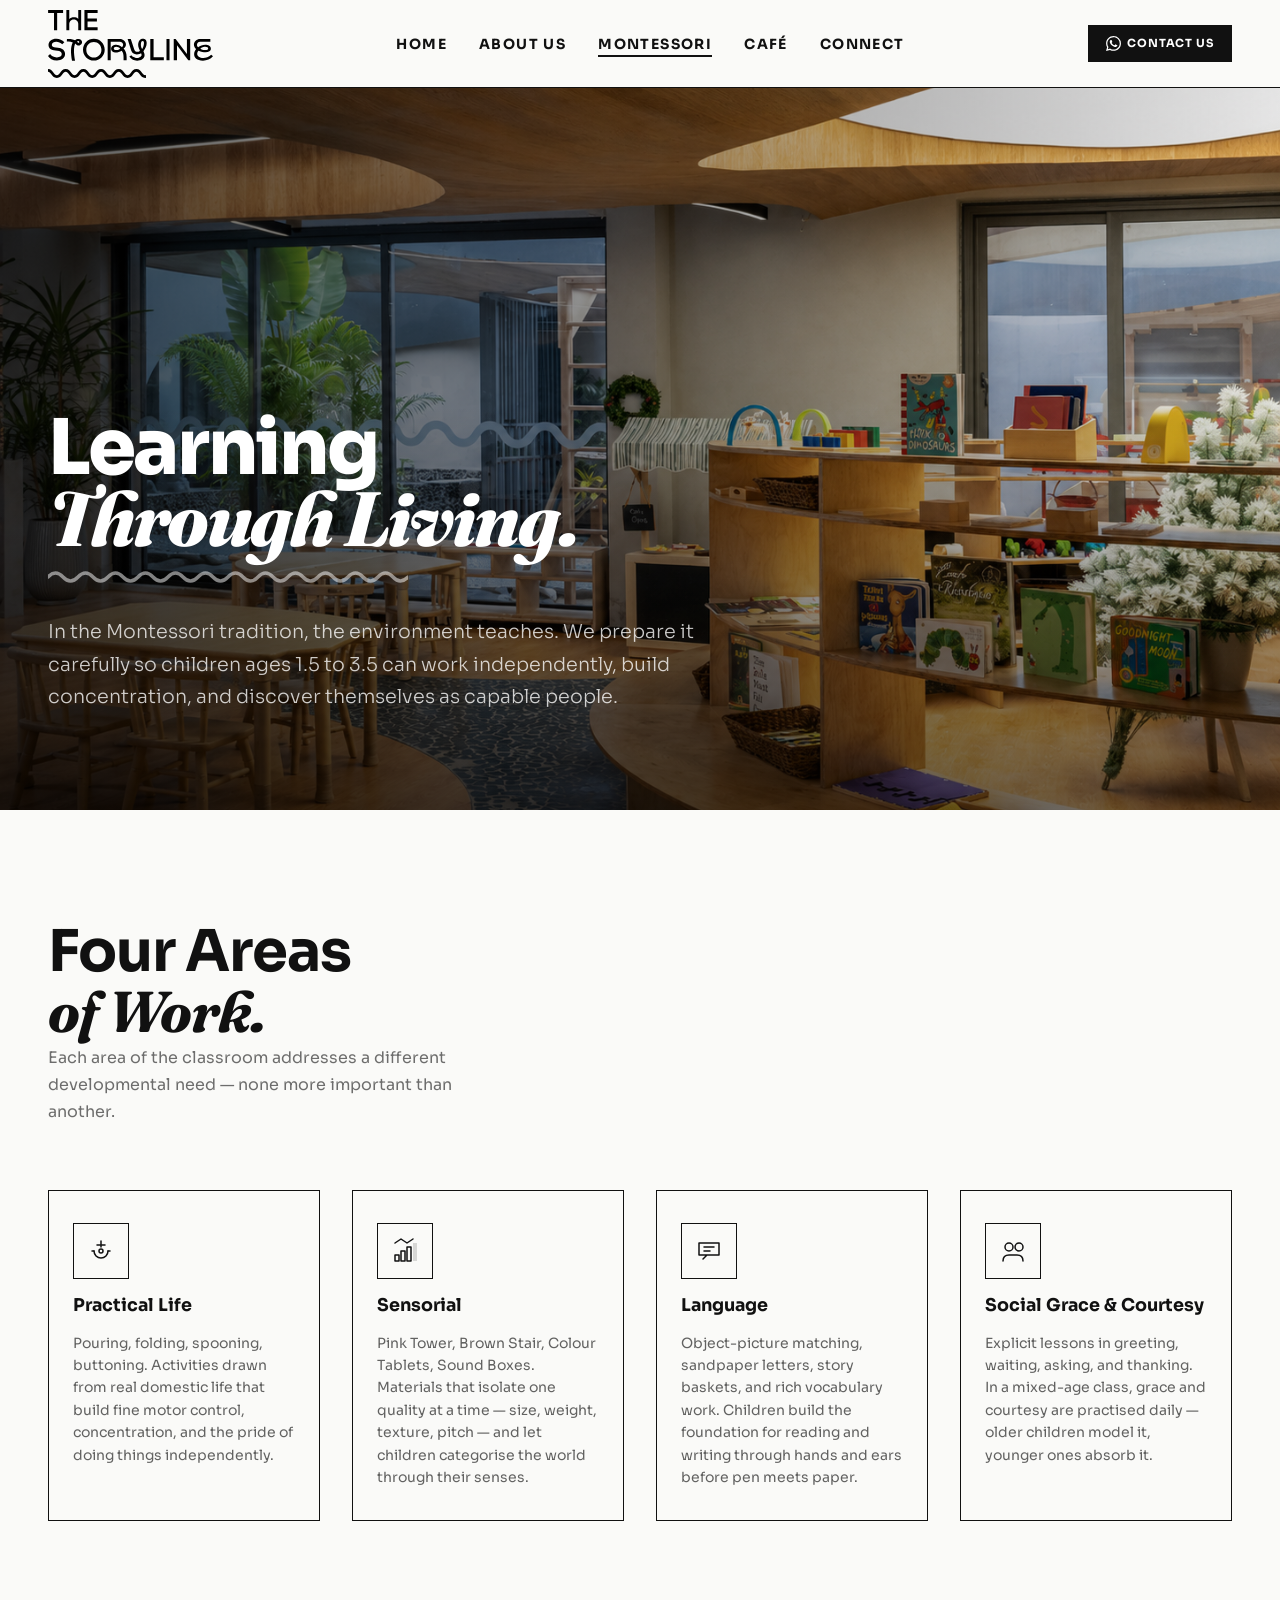
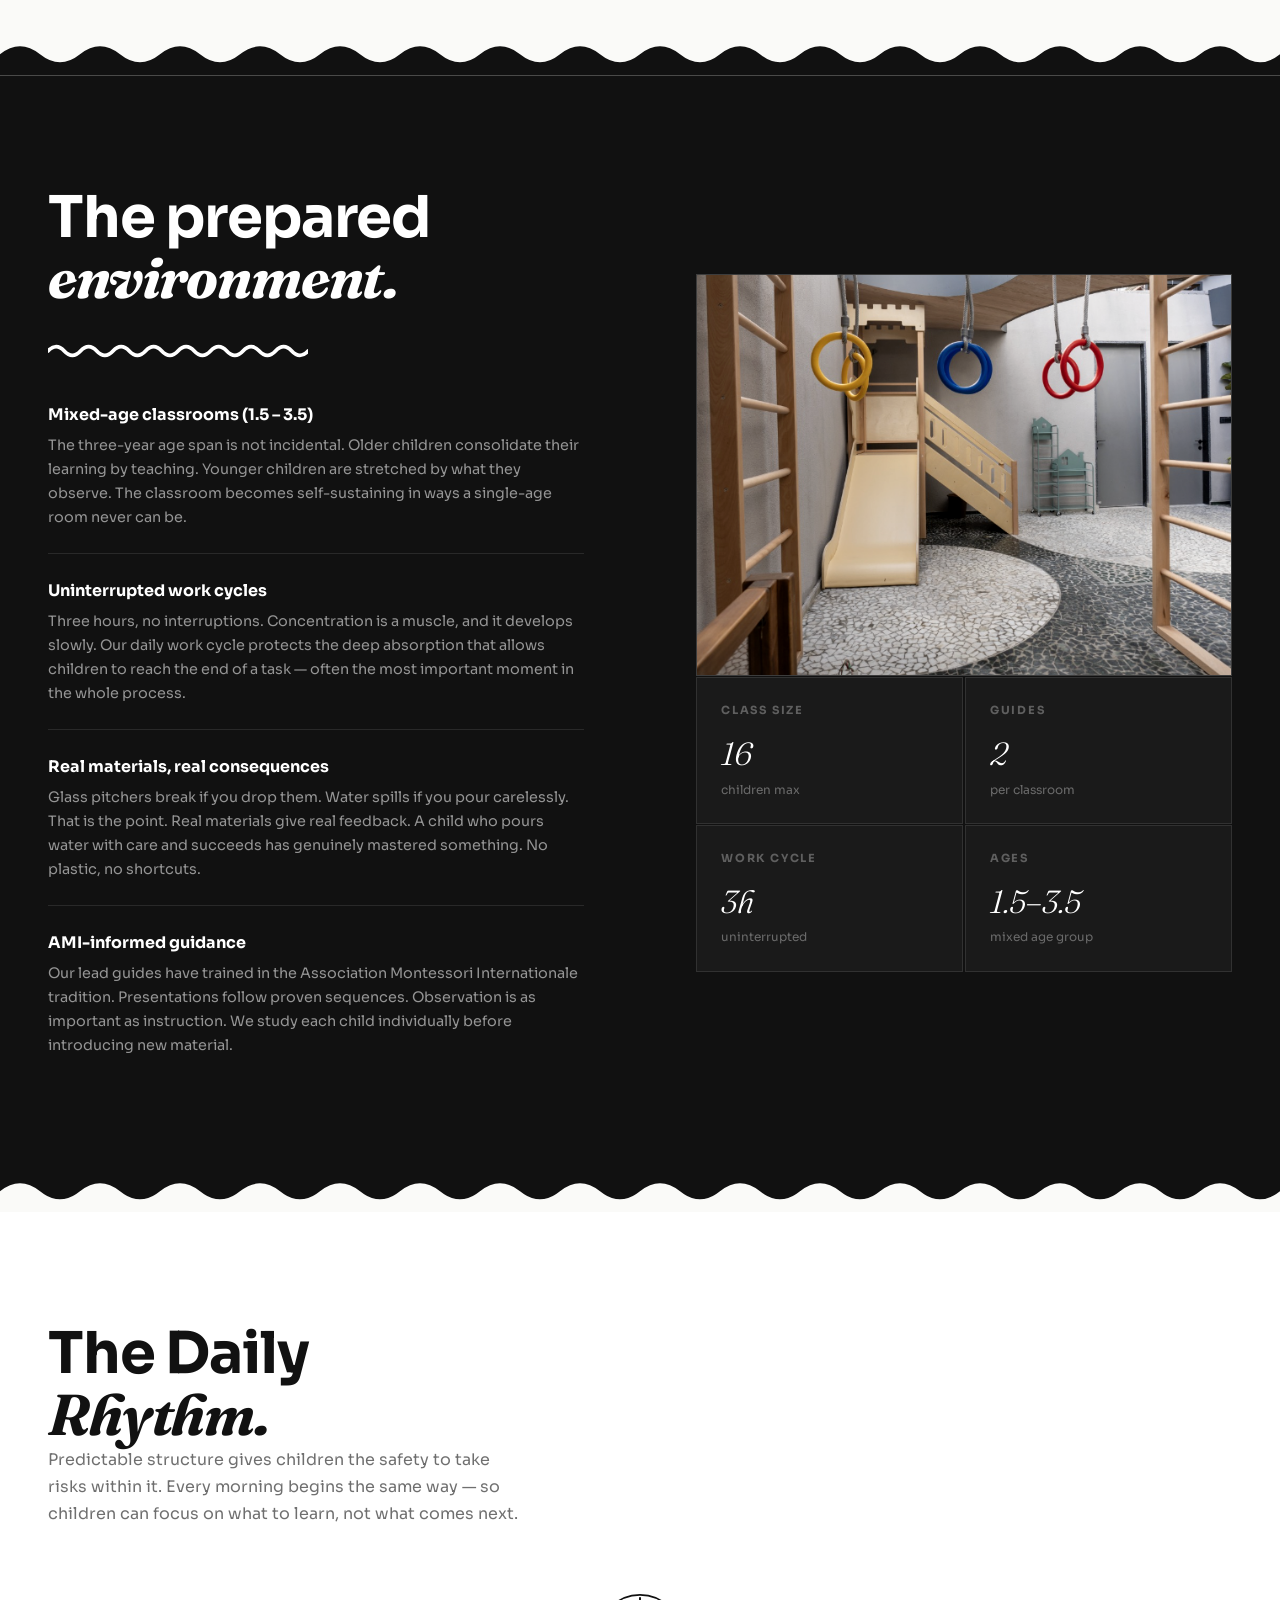
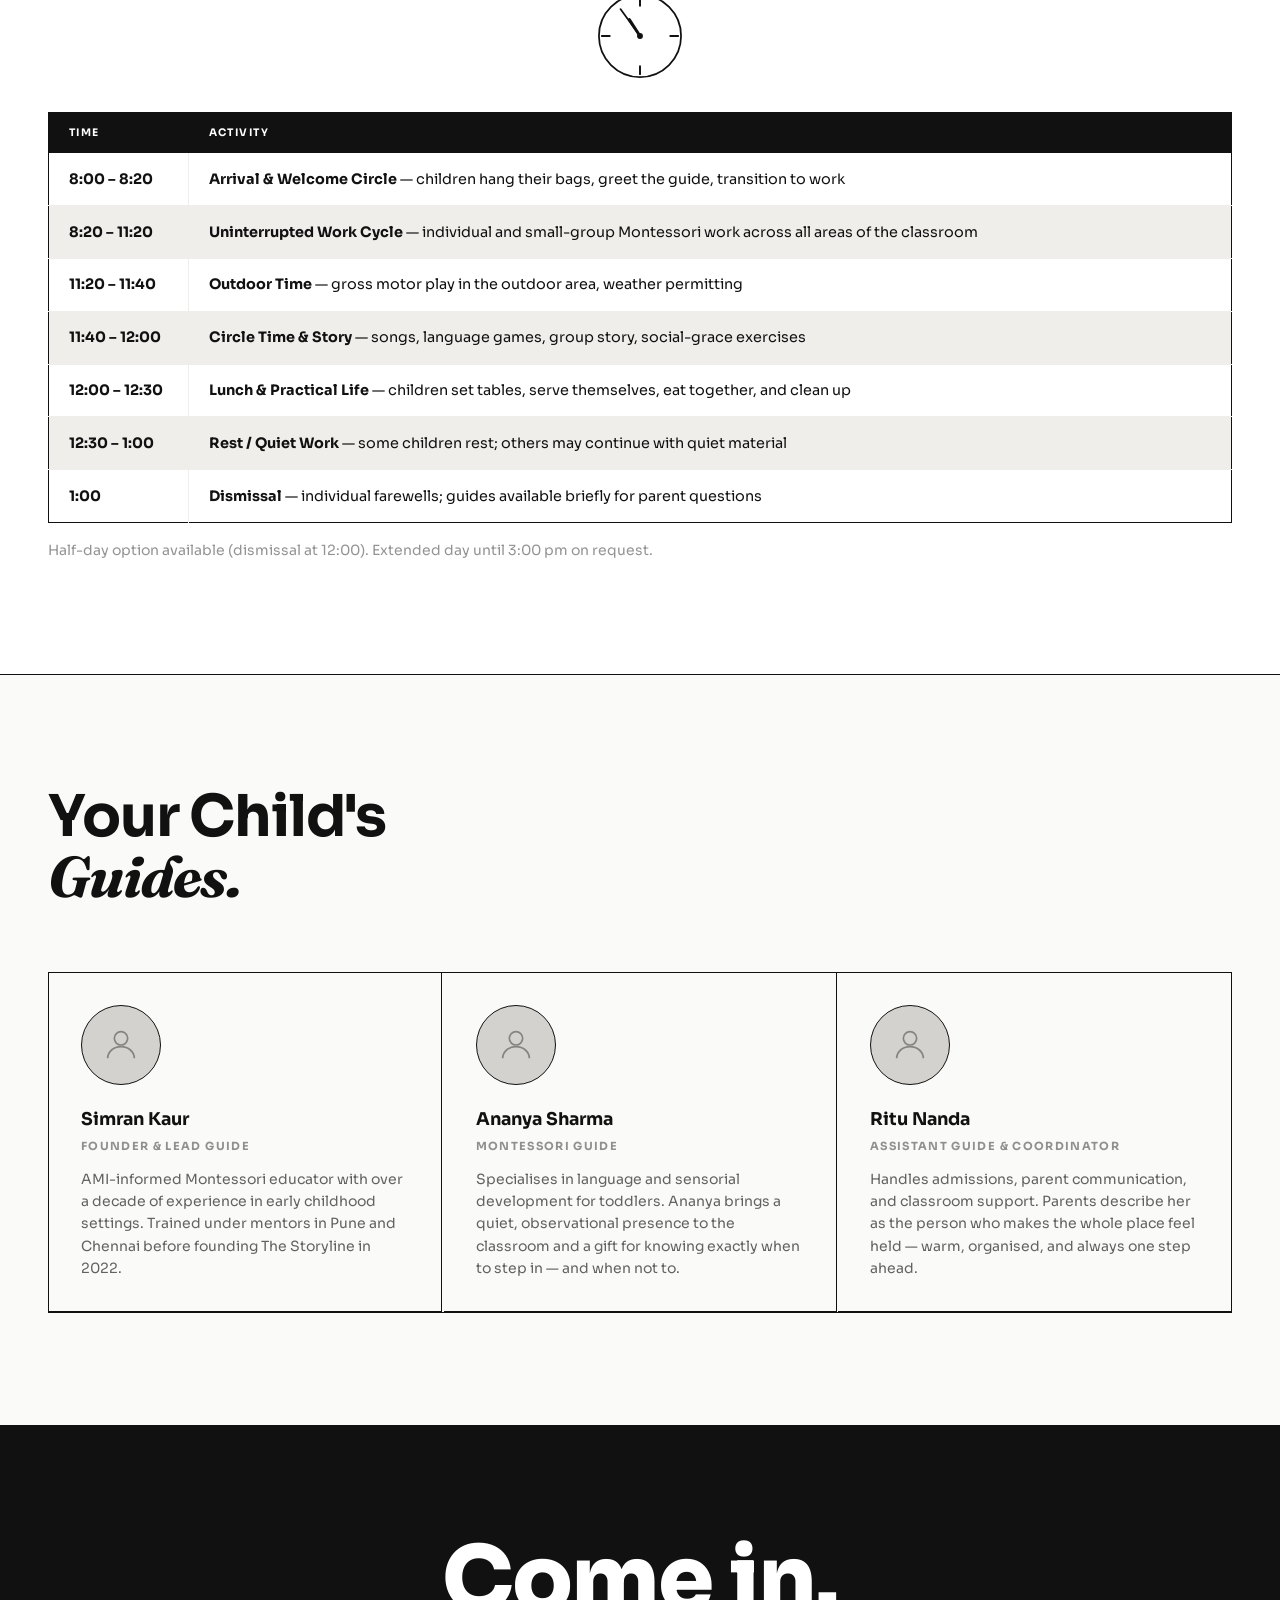
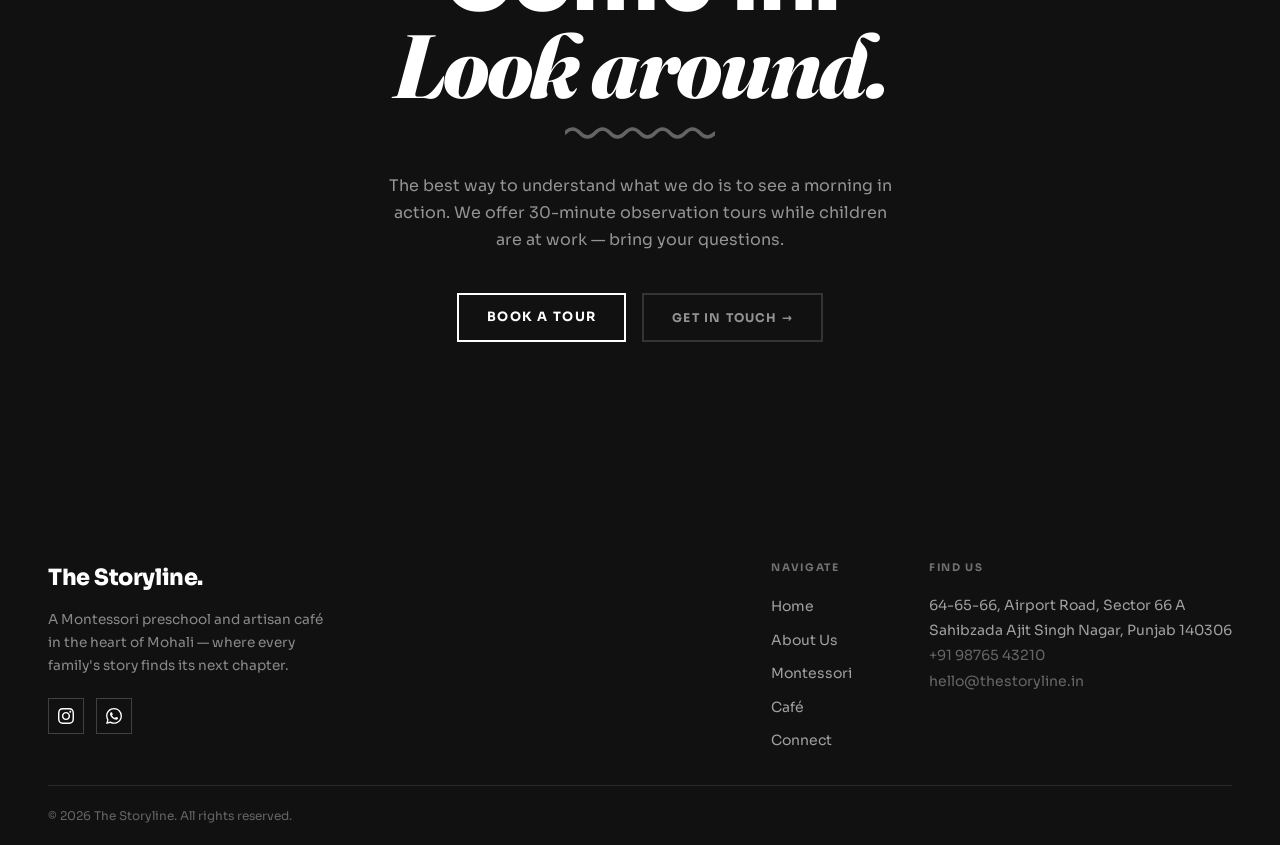
<file: montessori.html>
<!DOCTYPE html>
<html lang="en">
<head>
  <meta charset="UTF-8" />
  <meta name="viewport" content="width=device-width, initial-scale=1.0" />
  <title>Montessori — The Storyline</title>
  <meta name="description" content="Montessori preschool for ages 1.5–3.5 at The Storyline, Mohali. Mixed-age classrooms, uninterrupted work cycles, real materials." />
  <link rel="preconnect" href="https://fonts.googleapis.com" />
  <link rel="preconnect" href="https://fonts.gstatic.com" crossorigin />
  <link rel="stylesheet" href="css/style.css" />
  <link rel="stylesheet" href="css/animations.css" />
</head>
<body>

<!-- ── Site Header ── -->
<header class="site-header" role="banner">
  <nav class="nav-inner" aria-label="Main navigation">
    <a href="index.html" class="nav-logo" aria-label="The Storyline — Home">
      <img src="Admissions-Folder-1.svg" alt="The Storyline wordmark" height="56" />
    </a>
    <ul class="nav-links" role="list">
      <li><a href="index.html">Home</a></li>
      <li><a href="about.html">About Us</a></li>
      <li><a href="montessori.html">Montessori</a></li>
      <li><a href="cafe.html">Café</a></li>
      <li><a href="connect.html">Connect</a></li>
    </ul>
    <div class="nav-actions">
      <a href="https://wa.me/919876543210" class="nav-phone" aria-label="Contact us on WhatsApp" target="_blank" rel="noopener noreferrer">
        <svg width="15" height="15" viewBox="0 0 24 24" fill="currentColor" aria-hidden="true"><path d="M17.472 14.382c-.297-.149-1.758-.867-2.03-.967-.273-.099-.471-.148-.67.15-.197.297-.767.966-.94 1.164-.173.199-.347.223-.644.075-.297-.15-1.255-.463-2.39-1.475-.883-.788-1.48-1.761-1.653-2.059-.173-.297-.018-.458.13-.606.134-.133.298-.347.446-.52.149-.174.198-.298.298-.497.099-.198.05-.371-.025-.52-.075-.149-.669-1.612-.916-2.207-.242-.579-.487-.5-.669-.51-.173-.008-.371-.01-.57-.01-.198 0-.52.074-.792.372-.272.297-1.04 1.016-1.04 2.479 0 1.462 1.065 2.875 1.213 3.074.149.198 2.096 3.2 5.077 4.487.709.306 1.262.489 1.694.625.712.227 1.36.195 1.871.118.571-.085 1.758-.719 2.006-1.413.248-.694.248-1.289.173-1.413-.074-.124-.272-.198-.57-.347m-5.421 7.403h-.004a9.87 9.87 0 01-5.031-1.378l-.361-.214-3.741.982.998-3.648-.235-.374a9.86 9.86 0 01-1.51-5.26c.001-5.45 4.436-9.884 9.888-9.884 2.64 0 5.122 1.03 6.988 2.898a9.825 9.825 0 012.893 6.994c-.003 5.45-4.437 9.884-9.885 9.884m8.413-18.297A11.815 11.815 0 0012.05 0C5.495 0 .16 5.335.157 11.892c0 2.096.547 4.142 1.588 5.945L.057 24l6.305-1.654a11.882 11.882 0 005.683 1.448h.005c6.554 0 11.89-5.335 11.893-11.893a11.821 11.821 0 00-3.48-8.413Z"/></svg>
        Contact Us
      </a>
      <button class="nav-hamburger" aria-expanded="false" aria-controls="nav-overlay" aria-label="Open navigation menu">
        <span></span><span></span><span></span>
      </button>
    </div>
  </nav>
</header>

<div class="nav-overlay" id="nav-overlay" role="dialog" aria-modal="true" aria-label="Navigation">
  <nav class="nav-overlay-links" aria-label="Mobile navigation">
    <a href="index.html">Home</a>
    <a href="about.html">About Us</a>
    <a href="montessori.html">Montessori</a>
    <a href="cafe.html">Café</a>
    <a href="connect.html">Connect</a>
  </nav>
  <div class="nav-overlay-contact">
    <a href="tel:+919876543210" class="label">+91 98765 43210</a>
    <a href="mailto:hello@thestoryline.in" class="label">hello@thestoryline.in</a>
    <p class="label" style="opacity:.4;margin-top:.5rem">Sector 66 A, SAS Nagar, Punjab</p>
  </div>
</div>

<!-- ══════════════════════════════════════════
     PAGE HERO
══════════════════════════════════════════ -->
<section class="page-hero" style="position:relative;min-height:90vh;display:flex;align-items:flex-end;padding-bottom:clamp(3rem,8vw,6rem);border-bottom:none;" aria-labelledby="montessori-heading">
  <!-- Hero photo -->
  <div aria-hidden="true" style="position:absolute;inset:0;overflow:hidden;">
    <img src="images/montessori-hero.png" alt="" style="width:100%;height:100%;object-fit:cover;object-position:center 30%;" />
    <div style="position:absolute;inset:0;background:linear-gradient(to right, rgba(0,0,0,0.62) 0%, rgba(0,0,0,0.35) 55%, rgba(0,0,0,0.08) 100%);"></div>
    <div style="position:absolute;inset:0;background:linear-gradient(to top, rgba(0,0,0,0.45) 0%, transparent 50%);"></div>
  </div>
  <div class="container" style="position:relative;z-index:1;">
    <div style="max-width:700px;">
      <h1 class="display-xl reveal reveal-delay-1" id="montessori-heading" style="color:var(--white);">
        Learning<br>
        <em class="serif-display">Through Living.</em>
      </h1>
      <svg class="wave-underline wave-underline--wide reveal reveal-delay-1" viewBox="0 0 360 20" xmlns="http://www.w3.org/2000/svg" aria-hidden="true">
        <path d="M0,10 Q7.5,2 15,10 T30,10 T45,10 T60,10 T75,10 T90,10 T105,10 T120,10 T135,10 T150,10 T165,10 T180,10 T195,10 T210,10 T225,10 T240,10 T255,10 T270,10 T285,10 T300,10 T315,10 T330,10 T345,10 T360,10" fill="none" stroke="rgba(255,255,255,0.5)" stroke-width="3.5" stroke-linecap="round"/>
      </svg>
      <p class="body-lg reveal reveal-delay-2" style="margin-top:1.5rem;max-width:56ch;color:rgba(255,255,255,0.78);">
        In the Montessori tradition, the environment teaches. We prepare it carefully so children ages 1.5 to 3.5 can work independently, build concentration, and discover themselves as capable people.
      </p>
    </div>
  </div>
</section>

<!-- ══════════════════════════════════════════
     ACTIVITY AREAS
══════════════════════════════════════════ -->
<section class="section" aria-labelledby="areas-heading">
  <div class="container">
    <div class="section-header reveal">
      <div>
        <h2 class="display-md" id="areas-heading">Four Areas<br><em class="serif-display">of Work.</em></h2>
      </div>
      <p class="body-md" style="max-width:38ch;opacity:.6;">Each area of the classroom addresses a different developmental need — none more important than another.</p>
    </div>

    <div class="grid-4" style="margin-top:var(--space-md);">

      <article class="icon-card reveal">
        <div class="icon-card-icon" aria-hidden="true">
          <!-- Practical Life icon -->
          <svg viewBox="0 0 28 28" fill="none" stroke="currentColor" stroke-width="1.5" stroke-linecap="round" stroke-linejoin="round">
            <path d="M14 4v6M10 8h8M7 14c0 3.866 3.134 7 7 7s7-3.134 7-7"/>
            <path d="M5 14h2M21 14h2"/>
            <circle cx="14" cy="14" r="2"/>
          </svg>
        </div>
        <h3 class="icon-card-title">Practical Life</h3>
        <p class="icon-card-text">Pouring, folding, spooning, buttoning. Activities drawn from real domestic life that build fine motor control, concentration, and the pride of doing things independently.</p>
      </article>

      <article class="icon-card reveal reveal-delay-1">
        <div class="icon-card-icon" aria-hidden="true">
          <!-- Sensorial icon -->
          <svg viewBox="0 0 28 28" fill="none" stroke="currentColor" stroke-width="1.5" stroke-linecap="round" stroke-linejoin="round">
            <rect x="4" y="18" width="4" height="6"/>
            <rect x="10" y="14" width="4" height="10"/>
            <rect x="16" y="10" width="4" height="14"/>
            <rect x="22" y="6" width="4" height="18" stroke-width="0" fill="currentColor" opacity=".15"/>
            <path d="M4 6l6-4 6 4 6-4"/>
          </svg>
        </div>
        <h3 class="icon-card-title">Sensorial</h3>
        <p class="icon-card-text">Pink Tower, Brown Stair, Colour Tablets, Sound Boxes. Materials that isolate one quality at a time — size, weight, texture, pitch — and let children categorise the world through their senses.</p>
      </article>

      <article class="icon-card reveal reveal-delay-2">
        <div class="icon-card-icon" aria-hidden="true">
          <!-- Language icon -->
          <svg viewBox="0 0 28 28" fill="none" stroke="currentColor" stroke-width="1.5" stroke-linecap="round" stroke-linejoin="round">
            <path d="M4 6h20v12H4zM8 22l4-4h12"/>
            <path d="M9 10h10M9 14h6"/>
          </svg>
        </div>
        <h3 class="icon-card-title">Language</h3>
        <p class="icon-card-text">Object-picture matching, sandpaper letters, story baskets, and rich vocabulary work. Children build the foundation for reading and writing through hands and ears before pen meets paper.</p>
      </article>

      <article class="icon-card reveal reveal-delay-3">
        <div class="icon-card-icon" aria-hidden="true">
          <!-- Social Grace icon -->
          <svg viewBox="0 0 28 28" fill="none" stroke="currentColor" stroke-width="1.5" stroke-linecap="round" stroke-linejoin="round">
            <circle cx="10" cy="10" r="4"/>
            <circle cx="20" cy="10" r="4"/>
            <path d="M4 24c0-4 2.686-6 6-6h8c3.314 0 6 2 6 6"/>
          </svg>
        </div>
        <h3 class="icon-card-title">Social Grace &amp; Courtesy</h3>
        <p class="icon-card-text">Explicit lessons in greeting, waiting, asking, and thanking. In a mixed-age class, grace and courtesy are practised daily — older children model it, younger ones absorb it.</p>
      </article>

    </div>
  </div>
</section>

<!-- ══════════════════════════════════════════
     WAVE
══════════════════════════════════════════ -->
<div class="wave-divider" aria-hidden="true" style="color:var(--ink);">
  <svg viewBox="0 0 1440 48" xmlns="http://www.w3.org/2000/svg" preserveAspectRatio="none">
    <path d="M0,24 Q22.5,6 45,24 T90,24 T135,24 T180,24 T225,24 T270,24 T315,24 T360,24 T405,24 T450,24 T495,24 T540,24 T585,24 T630,24 T675,24 T720,24 T765,24 T810,24 T855,24 T900,24 T945,24 T990,24 T1035,24 T1080,24 T1125,24 T1170,24 T1215,24 T1260,24 T1305,24 T1350,24 T1395,24 T1440,24 L1440,48 L0,48 Z" fill="#111111"/>
  </svg>
</div>

<!-- ══════════════════════════════════════════
     OUR APPROACH
══════════════════════════════════════════ -->
<section class="section section-inverted" aria-labelledby="approach-heading">
  <div class="container">
    <div class="brand-story">
      <div class="brand-story-text" style="color:var(--white);">
        <h2 class="display-md reveal reveal-delay-1" id="approach-heading">
          The prepared<br>
          <em class="serif-display">environment.</em>
        </h2>
        <svg class="wave-underline wave-underline--white reveal reveal-delay-1" viewBox="0 0 240 20" xmlns="http://www.w3.org/2000/svg" aria-hidden="true">
          <path d="M0,10 Q7.5,2 15,10 T30,10 T45,10 T60,10 T75,10 T90,10 T105,10 T120,10 T135,10 T150,10 T165,10 T180,10 T195,10 T210,10 T225,10 T240,10" fill="none" stroke="rgba(255,255,255,0.5)" stroke-width="3.5" stroke-linecap="round"/>
        </svg>

        <div style="display:flex;flex-direction:column;gap:1.5rem;margin-top:1rem;">
          <div class="reveal reveal-delay-2">
            <h3 style="font-weight:700;font-size:1rem;margin-bottom:.4rem;color:var(--white);">Mixed-age classrooms (1.5 – 3.5)</h3>
            <p style="font-size:.9rem;opacity:.55;line-height:1.65;">The three-year age span is not incidental. Older children consolidate their learning by teaching. Younger children are stretched by what they observe. The classroom becomes self-sustaining in ways a single-age room never can be.</p>
          </div>
          <div class="reveal reveal-delay-2" style="border-top:1px solid rgba(255,255,255,0.1);padding-top:1.5rem;">
            <h3 style="font-weight:700;font-size:1rem;margin-bottom:.4rem;color:var(--white);">Uninterrupted work cycles</h3>
            <p style="font-size:.9rem;opacity:.55;line-height:1.65;">Three hours, no interruptions. Concentration is a muscle, and it develops slowly. Our daily work cycle protects the deep absorption that allows children to reach the end of a task — often the most important moment in the whole process.</p>
          </div>
          <div class="reveal reveal-delay-3" style="border-top:1px solid rgba(255,255,255,0.1);padding-top:1.5rem;">
            <h3 style="font-weight:700;font-size:1rem;margin-bottom:.4rem;color:var(--white);">Real materials, real consequences</h3>
            <p style="font-size:.9rem;opacity:.55;line-height:1.65;">Glass pitchers break if you drop them. Water spills if you pour carelessly. That is the point. Real materials give real feedback. A child who pours water with care and succeeds has genuinely mastered something. No plastic, no shortcuts.</p>
          </div>
          <div class="reveal reveal-delay-3" style="border-top:1px solid rgba(255,255,255,0.1);padding-top:1.5rem;">
            <h3 style="font-weight:700;font-size:1rem;margin-bottom:.4rem;color:var(--white);">AMI-informed guidance</h3>
            <p style="font-size:.9rem;opacity:.55;line-height:1.65;">Our lead guides have trained in the Association Montessori Internationale tradition. Presentations follow proven sequences. Observation is as important as instruction. We study each child individually before introducing new material.</p>
          </div>
        </div>
      </div>

      <div style="display:flex;flex-direction:column;gap:1.5px;">
        <div class="illus-frame" style="aspect-ratio:4/3;border:1.5px solid rgba(255,255,255,0.15);background:#1a1a1a;">
          <img src="images/playground-pic.png" alt="The Storyline indoor playground" style="width:100%;height:100%;object-fit:cover;display:block;" />
        </div>
        <div style="display:grid;grid-template-columns:1fr 1fr;gap:1.5px;">
          <div style="padding:1.5rem;background:rgba(255,255,255,0.04);border:1.5px solid rgba(255,255,255,0.1);">
            <p class="label" style="opacity:.3;margin-bottom:.5rem;">Class Size</p>
            <p style="font-family:var(--font-serif);font-style:italic;font-size:2rem;font-weight:300;color:var(--white);">16</p>
            <p style="font-size:.75rem;opacity:.35;">children max</p>
          </div>
          <div style="padding:1.5rem;background:rgba(255,255,255,0.04);border:1.5px solid rgba(255,255,255,0.1);">
            <p class="label" style="opacity:.3;margin-bottom:.5rem;">Guides</p>
            <p style="font-family:var(--font-serif);font-style:italic;font-size:2rem;font-weight:300;color:var(--white);">2</p>
            <p style="font-size:.75rem;opacity:.35;">per classroom</p>
          </div>
          <div style="padding:1.5rem;background:rgba(255,255,255,0.04);border:1.5px solid rgba(255,255,255,0.1);">
            <p class="label" style="opacity:.3;margin-bottom:.5rem;">Work Cycle</p>
            <p style="font-family:var(--font-serif);font-style:italic;font-size:2rem;font-weight:300;color:var(--white);">3h</p>
            <p style="font-size:.75rem;opacity:.35;">uninterrupted</p>
          </div>
          <div style="padding:1.5rem;background:rgba(255,255,255,0.04);border:1.5px solid rgba(255,255,255,0.1);">
            <p class="label" style="opacity:.3;margin-bottom:.5rem;">Ages</p>
            <p style="font-family:var(--font-serif);font-style:italic;font-size:2rem;font-weight:300;color:var(--white);">1.5–3.5</p>
            <p style="font-size:.75rem;opacity:.35;">mixed age group</p>
          </div>
        </div>
      </div>
    </div>
  </div>
</section>

<!-- ══════════════════════════════════════════
     WAVE (out)
══════════════════════════════════════════ -->
<div class="wave-divider" aria-hidden="true" style="background:var(--ink);">
  <svg viewBox="0 0 1440 48" xmlns="http://www.w3.org/2000/svg" preserveAspectRatio="none">
    <path d="M0,24 Q22.5,6 45,24 T90,24 T135,24 T180,24 T225,24 T270,24 T315,24 T360,24 T405,24 T450,24 T495,24 T540,24 T585,24 T630,24 T675,24 T720,24 T765,24 T810,24 T855,24 T900,24 T945,24 T990,24 T1035,24 T1080,24 T1125,24 T1170,24 T1215,24 T1260,24 T1305,24 T1350,24 T1395,24 T1440,24 L1440,48 L0,48 Z" fill="#FAFAF8"/>
  </svg>
</div>

<!-- ══════════════════════════════════════════
     DAILY SCHEDULE
══════════════════════════════════════════ -->
<section class="section section-white" aria-labelledby="schedule-heading">
  <div class="container">
    <div class="section-header reveal">
      <div>
        <h2 class="display-md" id="schedule-heading">The Daily<br><em class="serif-display">Rhythm.</em></h2>
      </div>
      <p class="body-md" style="max-width:40ch;opacity:.6;">Predictable structure gives children the safety to take risks within it. Every morning begins the same way — so children can focus on what to learn, not what comes next.</p>
    </div>
    <!-- Animated clock illustration -->
    <div class="illus-wrap" aria-hidden="true" style="width:88px;margin:0 auto var(--space-md);">
      <svg class="illus-svg ts-clock-face" width="88" height="88" viewBox="0 0 90 90" fill="none" stroke-linecap="round">
        <circle cx="45" cy="45" r="42" stroke-width="1.8" class="dp" pathLength="1" style="--draw-delay:.1s;--draw-dur:.7s"/>
        <line x1="45" y1="6" x2="45" y2="14" stroke-width="2" class="dp" pathLength="1" style="--draw-delay:.55s;--draw-dur:.12s"/>
        <line x1="84" y1="45" x2="76" y2="45" stroke-width="2" class="dp" pathLength="1" style="--draw-delay:.63s;--draw-dur:.12s"/>
        <line x1="45" y1="84" x2="45" y2="76" stroke-width="2" class="dp" pathLength="1" style="--draw-delay:.71s;--draw-dur:.12s"/>
        <line x1="6" y1="45" x2="14" y2="45" stroke-width="2" class="dp" pathLength="1" style="--draw-delay:.79s;--draw-dur:.12s"/>
        <line class="ts-clock-hour dp" x1="45" y1="45" x2="45" y2="25" stroke-width="3" pathLength="1" style="--draw-delay:.85s;--draw-dur:.2s"/>
        <line class="ts-clock-min dp" x1="45" y1="45" x2="45" y2="11" stroke-width="1.8" pathLength="1" style="--draw-delay:.9s;--draw-dur:.2s"/>
        <circle cx="45" cy="45" r="3" class="ts-dot ts-fade" style="--fill-delay:.95s;fill:#111111;stroke:none;"/>
      </svg>
    </div>
    <div class="reveal" style="overflow-x:auto;">
      <table class="schedule-table" role="table" aria-label="Daily schedule">
        <thead>
          <tr>
            <th scope="col">Time</th>
            <th scope="col">Activity</th>
          </tr>
        </thead>
        <tbody>
          <tr>
            <td>8:00 – 8:20</td>
            <td><strong>Arrival &amp; Welcome Circle</strong> — children hang their bags, greet the guide, transition to work</td>
          </tr>
          <tr>
            <td>8:20 – 11:20</td>
            <td><strong>Uninterrupted Work Cycle</strong> — individual and small-group Montessori work across all areas of the classroom</td>
          </tr>
          <tr>
            <td>11:20 – 11:40</td>
            <td><strong>Outdoor Time</strong> — gross motor play in the outdoor area, weather permitting</td>
          </tr>
          <tr>
            <td>11:40 – 12:00</td>
            <td><strong>Circle Time &amp; Story</strong> — songs, language games, group story, social-grace exercises</td>
          </tr>
          <tr>
            <td>12:00 – 12:30</td>
            <td><strong>Lunch &amp; Practical Life</strong> — children set tables, serve themselves, eat together, and clean up</td>
          </tr>
          <tr>
            <td>12:30 – 1:00</td>
            <td><strong>Rest / Quiet Work</strong> — some children rest; others may continue with quiet material</td>
          </tr>
          <tr>
            <td>1:00</td>
            <td><strong>Dismissal</strong> — individual farewells; guides available briefly for parent questions</td>
          </tr>
        </tbody>
      </table>
    </div>
    <p class="body-sm reveal" style="margin-top:1rem;opacity:.45;">Half-day option available (dismissal at 12:00). Extended day until 3:00 pm on request.</p>
  </div>
</section>

<!-- ══════════════════════════════════════════
     TEAM / GUIDES
══════════════════════════════════════════ -->
<section class="section border-top-ink" aria-labelledby="team-heading">
  <div class="container">
    <div class="section-header reveal">
      <div>
        <h2 class="display-md" id="team-heading">Your Child's<br><em class="serif-display">Guides.</em></h2>
      </div>
    </div>

    <div class="team-grid reveal">

      <div class="team-card">
        <div class="team-avatar" aria-hidden="true">
          <svg viewBox="0 0 24 24" fill="none" stroke="currentColor" stroke-width="1">
            <circle cx="12" cy="8" r="4"/><path d="M4 20c0-4 3.582-7 8-7s8 3 8 7"/>
          </svg>
        </div>
        <p class="team-name">Simran Kaur</p>
        <p class="team-role">Founder &amp; Lead Guide</p>
        <p class="team-bio">AMI-informed Montessori educator with over a decade of experience in early childhood settings. Trained under mentors in Pune and Chennai before founding The Storyline in 2022.</p>
      </div>

      <div class="team-card">
        <div class="team-avatar" aria-hidden="true">
          <svg viewBox="0 0 24 24" fill="none" stroke="currentColor" stroke-width="1">
            <circle cx="12" cy="8" r="4"/><path d="M4 20c0-4 3.582-7 8-7s8 3 8 7"/>
          </svg>
        </div>
        <p class="team-name">Ananya Sharma</p>
        <p class="team-role">Montessori Guide</p>
        <p class="team-bio">Specialises in language and sensorial development for toddlers. Ananya brings a quiet, observational presence to the classroom and a gift for knowing exactly when to step in — and when not to.</p>
      </div>

      <div class="team-card">
        <div class="team-avatar" aria-hidden="true">
          <svg viewBox="0 0 24 24" fill="none" stroke="currentColor" stroke-width="1">
            <circle cx="12" cy="8" r="4"/><path d="M4 20c0-4 3.582-7 8-7s8 3 8 7"/>
          </svg>
        </div>
        <p class="team-name">Ritu Nanda</p>
        <p class="team-role">Assistant Guide &amp; Coordinator</p>
        <p class="team-bio">Handles admissions, parent communication, and classroom support. Parents describe her as the person who makes the whole place feel held — warm, organised, and always one step ahead.</p>
      </div>

    </div>
  </div>
</section>

<!-- ══════════════════════════════════════════
     TOUR CTA
══════════════════════════════════════════ -->
<section class="section bg-ink" aria-label="Book a tour">
  <div class="container">
    <div style="max-width:640px;margin-inline:auto;text-align:center;">
      <h2 class="display-lg reveal reveal-delay-1" style="color:var(--white);">
        Come in.<br>
        <em class="serif-display">Look around.</em>
      </h2>
      <svg class="wave-underline reveal reveal-delay-1" style="margin:0.5rem auto 1.5rem;width:150px;" viewBox="0 0 150 20" xmlns="http://www.w3.org/2000/svg" aria-hidden="true">
        <path d="M0,10 Q7.5,2 15,10 T30,10 T45,10 T60,10 T75,10 T90,10 T105,10 T120,10 T135,10 T150,10" fill="none" stroke="rgba(255,255,255,0.35)" stroke-width="3.5" stroke-linecap="round"/>
      </svg>
      <p class="body-md reveal reveal-delay-2" style="color:rgba(255,255,255,0.55);margin-bottom:2.5rem;max-width:42ch;margin-inline:auto;">
        The best way to understand what we do is to see a morning in action. We offer 30-minute observation tours while children are at work — bring your questions.
      </p>
      <div class="reveal reveal-delay-3" style="display:flex;gap:1rem;justify-content:center;flex-wrap:wrap;">
        <a href="connect.html#tour" class="btn btn-ghost-white">Book a Tour</a>
        <a href="connect.html" class="btn" style="color:rgba(255,255,255,0.55);border:2px solid rgba(255,255,255,0.15);background:transparent;font-size:.75rem;">Get in Touch →</a>
      </div>
    </div>
  </div>
</section>

<!-- ── Footer ── -->
<footer class="site-footer" role="contentinfo">
  <div class="footer-wave" aria-hidden="true">
    <svg viewBox="0 0 1440 48" xmlns="http://www.w3.org/2000/svg" preserveAspectRatio="none" style="display:block;width:100%;">
      <path d="M0,24 Q22.5,6 45,24 T90,24 T135,24 T180,24 T225,24 T270,24 T315,24 T360,24 T405,24 T450,24 T495,24 T540,24 T585,24 T630,24 T675,24 T720,24 T765,24 T810,24 T855,24 T900,24 T945,24 T990,24 T1035,24 T1080,24 T1125,24 T1170,24 T1215,24 T1260,24 T1305,24 T1350,24 T1395,24 T1440,24 L1440,0 L0,0 Z" fill="#111111"/>
    </svg>
  </div>
  <div class="container">
    <div class="footer-inner">
      <div>
        <p class="footer-brand-name">The Storyline.</p>
        <p class="footer-brand-text">A Montessori preschool and artisan café in the heart of Mohali — where every family's story finds its next chapter.</p>
        <div class="footer-social" aria-label="Social links">
          <a href="#" aria-label="Instagram"><svg viewBox="0 0 24 24" aria-hidden="true"><path d="M12 2.163c3.204 0 3.584.012 4.85.07 3.252.148 4.771 1.691 4.919 4.919.058 1.265.069 1.645.069 4.849 0 3.205-.012 3.584-.069 4.849-.149 3.225-1.664 4.771-4.919 4.919-1.266.058-1.644.07-4.85.07-3.204 0-3.584-.012-4.849-.07-3.26-.149-4.771-1.699-4.919-4.92-.058-1.265-.07-1.644-.07-4.849 0-3.204.013-3.583.07-4.849.149-3.227 1.664-4.771 4.919-4.919 1.266-.057 1.645-.069 4.849-.069zm0-2.163c-3.259 0-3.667.014-4.947.072-4.358.2-6.78 2.618-6.98 6.98-.059 1.281-.073 1.689-.073 4.948 0 3.259.014 3.668.072 4.948.2 4.358 2.618 6.78 6.98 6.98 1.281.058 1.689.072 4.948.072 3.259 0 3.668-.014 4.948-.072 4.354-.2 6.782-2.618 6.979-6.98.059-1.28.073-1.689.073-4.948 0-3.259-.014-3.667-.072-4.947-.196-4.354-2.617-6.78-6.979-6.98-1.281-.059-1.69-.073-4.949-.073zm0 5.838c-3.403 0-6.162 2.759-6.162 6.162s2.759 6.163 6.162 6.163 6.162-2.759 6.162-6.163c0-3.403-2.759-6.162-6.162-6.162zm0 10.162c-2.209 0-4-1.79-4-4 0-2.209 1.791-4 4-4s4 1.791 4 4c0 2.21-1.791 4-4 4zm6.406-11.845c-.796 0-1.441.645-1.441 1.44s.645 1.44 1.441 1.44c.795 0 1.439-.645 1.439-1.44s-.644-1.44-1.439-1.44z"/></svg></a>
          <a href="https://wa.me/919876543210" aria-label="WhatsApp"><svg viewBox="0 0 24 24" aria-hidden="true"><path d="M17.472 14.382c-.297-.149-1.758-.867-2.03-.967-.273-.099-.471-.148-.67.15-.197.297-.767.966-.94 1.164-.173.199-.347.223-.644.075-.297-.15-1.255-.463-2.39-1.475-.883-.788-1.48-1.761-1.653-2.059-.173-.297-.018-.458.13-.606.134-.133.298-.347.446-.52.149-.174.198-.298.298-.497.099-.198.05-.371-.025-.52-.075-.149-.669-1.612-.916-2.207-.242-.579-.487-.5-.669-.51-.173-.008-.371-.01-.57-.01-.198 0-.52.074-.792.372-.272.297-1.04 1.016-1.04 2.479 0 1.462 1.065 2.875 1.213 3.074.149.198 2.096 3.2 5.077 4.487.709.306 1.262.489 1.694.625.712.227 1.36.195 1.871.118.571-.085 1.758-.719 2.006-1.413.248-.694.248-1.289.173-1.413-.074-.124-.272-.198-.57-.347m-5.421 7.403h-.004a9.87 9.87 0 01-5.031-1.378l-.361-.214-3.741.982.998-3.648-.235-.374a9.86 9.86 0 01-1.51-5.26c.001-5.45 4.436-9.884 9.888-9.884 2.64 0 5.122 1.03 6.988 2.898a9.825 9.825 0 012.893 6.994c-.003 5.45-4.437 9.884-9.885 9.884m8.413-18.297A11.815 11.815 0 0012.05 0C5.495 0 .16 5.335.157 11.892c0 2.096.547 4.142 1.588 5.945L.057 24l6.305-1.654a11.882 11.882 0 005.683 1.448h.005c6.554 0 11.89-5.335 11.893-11.893a11.821 11.821 0 00-3.48-8.413Z"/></svg></a>
        </div>
      </div>
      <div>
        <p class="footer-col-title">Navigate</p>
        <ul class="footer-links" role="list">
          <li><a href="index.html">Home</a></li>
          <li><a href="about.html">About Us</a></li>
          <li><a href="montessori.html">Montessori</a></li>
          <li><a href="cafe.html">Café</a></li>
          <li><a href="connect.html">Connect</a></li>
        </ul>
      </div>
      <div>
        <p class="footer-col-title">Find Us</p>
        <address style="font-style:normal;">
          <p style="font-size:.875rem;opacity:.6;line-height:1.8;">
            64-65-66, Airport Road, Sector 66 A<br>Sahibzada Ajit Singh Nagar, Punjab 140306<br>
            <a href="tel:+919876543210" style="color:rgba(255,255,255,0.6);">+91 98765 43210</a><br>
            <a href="mailto:hello@thestoryline.in" style="color:rgba(255,255,255,0.6);">hello@thestoryline.in</a>
          </p>
        </address>
      </div>
    </div>
    <div class="footer-bottom">
      <p>&copy; 2026 The Storyline. All rights reserved.</p>
    </div>
  </div>
</footer>

<script src="js/main.js"></script>
</body>
</html>
</file>
<file: css/style.css>
/* ============================================================
   THE STORYLINE — Global Stylesheet
   Palette: #FAFAF8 (bg) · #111111 (ink) · #FFFFFF (white)
   Fonts: Sora (sans) · Fraunces (serif display)
   ============================================================ */

@import url('https://fonts.googleapis.com/css2?family=Sora:wght@300;400;600;700;800&family=Fraunces:ital,opsz,wght@0,9..144,300;0,9..144,600;0,9..144,700;1,9..144,300;1,9..144,400;1,9..144,600&display=swap');

/* ── Custom Properties ── */
:root {
  --bg:        #FAFAF8;
  --ink:       #111111;
  --white:     #FFFFFF;
  --gray-light:#F0EEEB;
  --gray-mid:  #D4D2CE;
  --gray-dark: #888884;

  --font-sans: 'Sora', system-ui, sans-serif;
  --font-serif:'Fraunces', Georgia, serif;

  --space-xs:  0.5rem;
  --space-sm:  1rem;
  --space-md:  2rem;
  --space-lg:  4rem;
  --space-xl:  7rem;
  --space-2xl: 11rem;

  --max-w:     1280px;
  --nav-h:     88px;

  --ease-out:  cubic-bezier(0.22, 1, 0.36, 1);
  --ease-in:   cubic-bezier(0.64, 0, 0.78, 0);
}

/* ── Reset ── */
*, *::before, *::after { box-sizing: border-box; margin: 0; padding: 0; }
html { scroll-behavior: smooth; font-size: 16px; -webkit-text-size-adjust: 100%; }
body {
  background-color: var(--bg);
  color: var(--ink);
  font-family: var(--font-sans);
  font-weight: 400;
  line-height: 1.6;
  overflow-x: hidden;
}
img, svg { display: block; max-width: 100%; }
a { color: inherit; text-decoration: none; }
ul, ol { list-style: none; }
button { cursor: pointer; font-family: inherit; border: none; background: none; }
input, textarea, select {
  font-family: inherit;
  font-size: 1rem;
  color: var(--ink);
  background: transparent;
}
:focus-visible {
  outline: 2.5px solid var(--ink);
  outline-offset: 3px;
}

/* ── Typography Scale ── */
.display-xl {
  font-family: var(--font-sans);
  font-size: clamp(2.5rem, 6vw, 5rem);
  font-weight: 800;
  line-height: 0.92;
  letter-spacing: -0.03em;
}
.display-lg {
  font-family: var(--font-sans);
  font-size: clamp(2.5rem, 7vw, 6rem);
  font-weight: 800;
  line-height: 0.95;
  letter-spacing: -0.02em;
}
.display-md {
  font-family: var(--font-sans);
  font-size: clamp(2rem, 4.5vw, 4rem);
  font-weight: 700;
  line-height: 1.05;
  letter-spacing: -0.02em;
}
.display-sm {
  font-family: var(--font-sans);
  font-size: clamp(1.5rem, 3vw, 2.5rem);
  font-weight: 700;
  line-height: 1.1;
  letter-spacing: -0.015em;
}
.serif-display {
  font-family: var(--font-serif);
  font-style: italic;
}
.body-lg { font-size: clamp(1rem, 1.5vw, 1.2rem); line-height: 1.7; font-weight: 300; }
.body-md { font-size: 1rem; line-height: 1.7; }
.body-sm { font-size: 0.875rem; line-height: 1.6; }
.label {
  font-size: 0.7rem;
  font-weight: 700;
  letter-spacing: 0.16em;
  text-transform: uppercase;
}

/* ── Layout Utilities ── */
.container {
  width: 100%;
  max-width: var(--max-w);
  margin-inline: auto;
  padding-inline: clamp(1.25rem, 5vw, 3rem);
}
.grid-2 { display: grid; grid-template-columns: 1fr; gap: var(--space-md); }
.grid-3 { display: grid; grid-template-columns: 1fr; gap: var(--space-md); }
.grid-4 { display: grid; grid-template-columns: 1fr; gap: var(--space-md); }
@media (min-width: 640px) {
  .grid-3 { grid-template-columns: repeat(2, 1fr); }
  .grid-4 { grid-template-columns: repeat(2, 1fr); }
}
@media (min-width: 900px) {
  .grid-2 { grid-template-columns: repeat(2, 1fr); }
  .grid-3 { grid-template-columns: repeat(3, 1fr); }
  .grid-4 { grid-template-columns: repeat(4, 1fr); }
}
.flex { display: flex; }
.flex-col { flex-direction: column; }
.items-center { align-items: center; }
.justify-between { justify-content: space-between; }
.gap-sm { gap: var(--space-sm); }
.gap-md { gap: var(--space-md); }

.section { padding-block: var(--space-xl); }
.section-sm { padding-block: var(--space-lg); }
.section-inverted { background: var(--ink); color: var(--white); }
.section-white { background: var(--white); }

.mt-sm  { margin-top: var(--space-sm); }
.mt-md  { margin-top: var(--space-md); }
.mt-lg  { margin-top: var(--space-lg); }
.mb-sm  { margin-bottom: var(--space-sm); }
.mb-md  { margin-bottom: var(--space-md); }
.text-center { text-align: center; }
.sr-only {
  position: absolute;
  width: 1px; height: 1px;
  padding: 0; margin: -1px;
  overflow: hidden; clip: rect(0,0,0,0);
  white-space: nowrap; border: 0;
}

/* ── Buttons ── */
.btn {
  display: inline-flex;
  align-items: center;
  gap: 0.5rem;
  padding: 0.75rem 1.75rem;
  font-family: var(--font-sans);
  font-size: 0.8rem;
  font-weight: 700;
  letter-spacing: 0.1em;
  text-transform: uppercase;
  border-radius: 0;
  transition: background 0.2s var(--ease-out), color 0.2s;
}
.btn-primary {
  background: var(--ink);
  color: var(--white);
  border: 2px solid var(--ink);
}
.btn-primary:hover { background: var(--white); color: var(--ink); }
.btn-ghost {
  background: transparent;
  color: var(--ink);
  border: 2px solid var(--ink);
}
.btn-ghost:hover { background: var(--ink); color: var(--white); }
.btn-ghost-white {
  background: transparent;
  color: var(--white);
  border: 2px solid var(--white);
}
.btn-ghost-white:hover { background: var(--white); color: var(--ink); }

/* ── Wave Motif ── */
.wave-divider {
  width: 100%;
  overflow: hidden;
  line-height: 0;
  display: block;
}
.wave-divider svg { width: 100%; display: block; }

.wave-underline {
  display: block;
  width: 260px;
  height: 30px;
  margin-top: 0.4rem;
}
.wave-underline--wide { width: 100%; max-width: 360px; }
.wave-underline--white path { stroke: var(--white); }

/* ── Animated wave band ── */
.wave-band {
  height: 68px;
  background-image: url('data:image/svg+xml,<svg xmlns="http://www.w3.org/2000/svg" width="90" height="68"><path d="M0,34 Q22.5,16 45,34 Q67.5,52 90,34" fill="none" stroke="%23111111" stroke-width="8" stroke-linecap="butt"/></svg>');
  background-repeat: repeat-x;
  background-size: 90px 68px;
  background-position-y: center;
  animation: wave-flow 0.8s linear infinite;
}
@keyframes wave-flow {
  from { background-position-x: 0px; }
  to   { background-position-x: -90px; }
}
@media (prefers-reduced-motion: reduce) { .wave-band { animation: none; } }

/* ── Navigation ── */
.site-header {
  position: fixed;
  top: 0; left: 0; right: 0;
  z-index: 900;
  height: var(--nav-h);
  background: var(--bg);
  border-bottom: 1.5px solid var(--ink);
  display: flex;
  align-items: center;
  transition: box-shadow 0.2s;
}
.site-header.scrolled { box-shadow: 0 2px 16px rgba(17,17,17,0.08); }
.nav-inner {
  display: flex;
  align-items: center;
  justify-content: space-between;
  width: 100%;
  max-width: var(--max-w);
  margin-inline: auto;
  padding-inline: clamp(1.25rem, 5vw, 3rem);
}
.nav-logo {
  display: flex;
  align-items: center;
  gap: 0.5rem;
  text-decoration: none;
  flex-shrink: 0;
}
.nav-logo img, .nav-logo svg { height: 68px; width: auto; }
.nav-logo-text {
  font-family: var(--font-sans);
  font-weight: 800;
  font-size: 1.15rem;
  letter-spacing: -0.02em;
  color: var(--ink);
  line-height: 1;
}
.nav-logo-text span {
  display: block;
  font-size: 0.6rem;
  font-weight: 600;
  letter-spacing: 0.12em;
  text-transform: uppercase;
  color: var(--gray-dark);
  margin-top: 1px;
}
.nav-links {
  display: none;
  align-items: center;
  gap: var(--space-md);
}
.nav-links a {
  font-size: 0.875rem;
  font-weight: 700;
  letter-spacing: 0.1em;
  text-transform: uppercase;
  color: var(--ink);
  padding-bottom: 2px;
  border-bottom: 2px solid transparent;
  transition: border-color 0.2s;
}
.nav-links a:hover,
.nav-links a.active { border-bottom-color: var(--ink); }
.nav-actions { display: flex; align-items: center; gap: 0.75rem; }
.nav-phone {
  display: none;
  align-items: center;
  gap: 0.4rem;
  padding: 0.5rem 1rem;
  font-size: 0.7rem;
  font-weight: 700;
  letter-spacing: 0.08em;
  text-transform: uppercase;
  background: var(--ink);
  color: var(--white);
  border: 2px solid var(--ink);
  transition: background 0.2s, color 0.2s;
}
.nav-phone:hover { background: var(--white); color: var(--ink); }
.nav-hamburger {
  width: 40px; height: 40px;
  display: flex;
  flex-direction: column;
  align-items: center;
  justify-content: center;
  gap: 5px;
  border: 1.5px solid var(--ink);
  cursor: pointer;
  transition: background 0.2s;
}
.nav-hamburger span {
  display: block;
  width: 20px; height: 1.5px;
  background: var(--ink);
  transition: transform 0.3s var(--ease-out), opacity 0.2s;
  transform-origin: center;
}
.nav-hamburger[aria-expanded="true"] span:nth-child(1) { transform: translateY(6.5px) rotate(45deg); }
.nav-hamburger[aria-expanded="true"] span:nth-child(2) { opacity: 0; transform: scaleX(0); }
.nav-hamburger[aria-expanded="true"] span:nth-child(3) { transform: translateY(-6.5px) rotate(-45deg); }

/* Mobile overlay menu */
.nav-overlay {
  position: fixed;
  inset: 0;
  z-index: 800;
  background: var(--bg);
  display: flex;
  flex-direction: column;
  justify-content: center;
  padding: 2rem clamp(1.25rem, 5vw, 3rem);
  transform: translateX(100%);
  transition: transform 0.4s var(--ease-out);
  overflow: auto;
}
.nav-overlay.open { transform: translateX(0); }
.nav-overlay-links {
  display: flex;
  flex-direction: column;
  gap: 0.25rem;
  margin-bottom: 3rem;
}
.nav-overlay-links a {
  font-size: clamp(2rem, 8vw, 3.5rem);
  font-weight: 800;
  letter-spacing: -0.02em;
  line-height: 1.1;
  border-bottom: 1.5px solid var(--gray-light);
  padding-block: 0.6rem;
  transition: color 0.2s;
}
.nav-overlay-links a:hover { color: var(--gray-dark); }
.nav-overlay-contact {
  display: flex;
  flex-direction: column;
  gap: 0.5rem;
}
.nav-overlay-contact a {
  font-size: 0.85rem;
  font-weight: 600;
  letter-spacing: 0.06em;
}

@media (min-width: 900px) {
  .nav-links   { display: flex; }
  .nav-phone   { display: flex; }
  .nav-hamburger { display: none; }
}

/* ── Hero ── */
.hero {
  min-height: 100svh;
  padding-top: var(--nav-h);
  display: flex;
  align-items: stretch;
  position: relative;
  overflow: hidden;
  background: var(--bg);
}
.hero-split {
  display: grid;
  grid-template-columns: 1fr 1fr;
  width: 100%;
  min-height: calc(100svh - var(--nav-h));
}
.hero-text-col {
  display: flex;
  flex-direction: column;
  justify-content: center;
  padding: var(--space-lg) clamp(1.5rem, 5vw, 4rem);
}
.hero-video-col {
  position: relative;
  overflow: hidden;
  background: #FAFAF8;
}
.hero-video-col video {
  position: absolute;
  inset: 0;
  width: 100%;
  height: 100%;
  object-fit: cover;
  object-position: 40% bottom;
  display: block;
  filter: brightness(1.08) saturate(0.6);
}
.hero-video-col::after {
  content: '';
  position: absolute;
  inset: 0;
  background:
    linear-gradient(to right, #FAFAF8 0%, transparent 28%),
    linear-gradient(to left,  #FAFAF8 0%, transparent 12%),
    linear-gradient(to bottom, #FAFAF8 0%, transparent 12%),
    linear-gradient(to top,    #FAFAF8 0%, transparent 12%);
  pointer-events: none;
  z-index: 1;
}
.hero-headline { max-width: 18ch; font-size: clamp(2.5rem, 6.5vw, 5rem); }
.hero-tagline  { max-width: 44ch; margin-top: 1.5rem; }
.hero-actions  { margin-top: 2.5rem; display: flex; flex-wrap: wrap; gap: 1rem; }

@media (max-width: 768px) {
  .hero {
    min-height: unset;
  }
  .hero-split {
    grid-template-columns: 1fr;
    grid-template-rows: 60vw auto;
    min-height: unset;
  }
  .hero-video-col {
    order: -1;
    border-left: none;
    border-bottom: 1.5px solid var(--ink);
    height: 60vw;
    min-height: 220px;
  }
  .hero-text-col {
    justify-content: flex-start;
    padding: var(--space-lg) clamp(1.25rem, 5vw, 2rem) var(--space-xl);
  }
}

/* Page hero (shorter, for inner pages) */
.page-hero {
  padding-top: calc(var(--nav-h) + var(--space-xl));
  padding-bottom: var(--space-lg);
}
.page-hero-inner { max-width: 700px; }

/* ── Cards ── */
.card {
  border: 1.5px solid var(--ink);
  overflow: hidden;
  display: flex;
  flex-direction: column;
}
.card-img {
  aspect-ratio: 4/3;
  overflow: hidden;
  background: var(--gray-light);
  border-bottom: 1.5px solid var(--ink);
}
.card-img img {
  width: 100%;
  height: 100%;
  object-fit: cover;
  filter: grayscale(100%) contrast(1.1);
  transition: transform 0.5s var(--ease-out), filter 0.3s;
}
.card:hover .card-img img { transform: scale(1.04); filter: grayscale(100%) contrast(1.2); }
.card-body { padding: 1.5rem; flex: 1; display: flex; flex-direction: column; }
.card-tag {
  font-size: 0.65rem;
  font-weight: 700;
  letter-spacing: 0.16em;
  text-transform: uppercase;
  margin-bottom: 0.75rem;
  opacity: 0.5;
}
.card-title { font-weight: 700; font-size: 1.25rem; line-height: 1.2; margin-bottom: 0.75rem; letter-spacing: -0.01em; }
.card-text { font-size: 0.9rem; opacity: 0.7; line-height: 1.65; flex: 1; }
.card-action { margin-top: 1.5rem; }

/* Pillar cards (large, feature) */
.pillar-card {
  position: relative;
  border: 1.5px solid var(--ink);
  overflow: hidden;
  min-height: 500px;
  display: flex;
  flex-direction: column;
  justify-content: flex-end;
}
.pillar-card-art {
  position: absolute;
  inset: 0;
  background: var(--gray-light);
}
.pillar-card-art img {
  width: 100%;
  height: 100%;
  object-fit: cover;
  filter: grayscale(100%) contrast(1.15);
}
.pillar-card-art--illus {
  position: relative;
  inset: auto;
  background: var(--bg);
}
.pillar-card-art--illus img {
  width: 100%;
  height: auto;
  object-fit: initial;
  filter: none;
  display: block;
  animation: pillar-illus-float 5s ease-in-out infinite alternate;
  transform-origin: center bottom;
}
@keyframes pillar-illus-float {
  from { transform: translateY(0px); }
  to   { transform: translateY(-10px); }
}
@media (prefers-reduced-motion: reduce) {
  .pillar-card-art--illus img { animation: none; }
}
.pillar-card-body {
  position: relative;
  z-index: 2;
  padding: 2rem;
  background: var(--bg);
  border-top: 1.5px solid var(--ink);
}
.pillar-card-inverted .pillar-card-body { background: var(--ink); color: var(--white); }
.pillar-card-inverted .pillar-card-body .btn-ghost { border-color: var(--white); color: var(--white); }
.pillar-card-inverted .pillar-card-body .btn-ghost:hover { background: var(--white); color: var(--ink); }

/* Icon cards */
.icon-card {
  padding: 2rem 1.5rem;
  border: 1.5px solid var(--ink);
  display: flex;
  flex-direction: column;
  gap: 1rem;
}
.icon-card-icon {
  width: 56px; height: 56px;
  border: 1.5px solid var(--ink);
  display: flex;
  align-items: center;
  justify-content: center;
  flex-shrink: 0;
}
.icon-card-icon svg { width: 28px; height: 28px; }
.icon-card-title { font-weight: 700; font-size: 1.1rem; line-height: 1.2; }
.icon-card-text  { font-size: 0.875rem; opacity: 0.65; line-height: 1.6; }

/* ── Section Headers ── */
.section-header { margin-bottom: var(--space-lg); }
.section-header-split {
  display: flex;
  flex-direction: column;
  gap: var(--space-sm);
}
@media (min-width: 900px) {
  .section-header-split {
    flex-direction: row;
    align-items: flex-end;
    justify-content: space-between;
  }
}

/* ── Two-column Brand Story ── */
.brand-story {
  display: grid;
  grid-template-columns: 1fr;
  gap: var(--space-lg);
  align-items: center;
}
@media (min-width: 900px) {
  .brand-story { grid-template-columns: 1fr 1fr; gap: var(--space-xl); }
  .brand-story.reverse > *:first-child { order: 2; }
  .brand-story.reverse > *:last-child  { order: 1; }
}
.brand-story-img {
  aspect-ratio: 4/5;
  overflow: hidden;
  border: 1.5px solid var(--ink);
  background: var(--gray-light);
}
.brand-story-img img {
  width: 100%;
  height: 100%;
  object-fit: cover;
  filter: grayscale(100%) contrast(1.1);
}
.brand-story-img.art-contain img {
  object-fit: contain;
  background: var(--bg);
  padding: 2rem;
}
.brand-story-text { display: flex; flex-direction: column; gap: 1.25rem; }
.brand-story-text .display-sm { max-width: 16ch; }

/* ── Testimonials ── */
.testimonial-grid {
  display: grid;
  grid-template-columns: 1fr;
  gap: 0;
  border: 1.5px solid var(--ink);
}
.testimonial-item {
  padding: 2rem;
  border-bottom: 1.5px solid var(--ink);
}
.testimonial-item:last-child { border-bottom: none; }
@media (min-width: 768px) {
  .testimonial-grid {
    grid-template-columns: repeat(2, 1fr);
  }
  .testimonial-item {
    border-right: 1.5px solid var(--ink);
    border-bottom: none;
  }
  .testimonial-item:last-child { border-right: none; }
  .testimonial-item:nth-child(2n) { border-right: none; }
  .testimonial-item:nth-child(-n+2) { border-bottom: 1.5px solid var(--ink); }
}
@media (min-width: 1024px) {
  .testimonial-grid { grid-template-columns: repeat(3, 1fr); }
  .testimonial-item:nth-child(2n) { border-right: 1.5px solid var(--ink); }
  .testimonial-item:nth-child(3n) { border-right: none; }
  .testimonial-item:nth-child(-n+2) { border-bottom: none; }
  .testimonial-item:nth-child(-n+3) { border-bottom: 1.5px solid var(--ink); }
  .testimonial-item:nth-child(n+4)  { border-bottom: none; }
}
.testimonial-quote {
  font-family: var(--font-serif);
  font-style: italic;
  font-size: 1.1rem;
  line-height: 1.6;
  font-weight: 300;
  margin-bottom: 1.5rem;
}
.testimonial-quote::before { content: '\201C'; }
.testimonial-quote::after  { content: '\201D'; }
.testimonial-author {
  font-size: 0.7rem;
  font-weight: 700;
  letter-spacing: 0.12em;
  text-transform: uppercase;
}
.testimonial-author span { display: block; font-weight: 400; opacity: 0.5; margin-top: 2px; }

/* ── Gallery Strip ── */
.gallery-strip {
  display: grid;
  grid-template-columns: 1fr;
  gap: 1.5px;
  border: 1.5px solid var(--ink);
  overflow: hidden;
}
@media (min-width: 640px) { .gallery-strip { grid-template-columns: repeat(3, 1fr); } }
.gallery-item {
  aspect-ratio: 4/5;
  overflow: hidden;
  background: var(--gray-light);
  position: relative;
}
.gallery-item img {
  width: 100%;
  height: 100%;
  object-fit: cover;
  filter: saturate(0.78) contrast(1.22) brightness(0.88);
  transition: transform 0.5s var(--ease-out), filter 0.5s var(--ease-out);
}
.gallery-item:hover img { transform: scale(1.06); }
.gallery-item-art {
  width: 100%;
  height: 100%;
  display: flex;
  align-items: center;
  justify-content: center;
  padding: 1.5rem;
  background: var(--bg);
}
.gallery-item-art img {
  object-fit: contain;
  filter: grayscale(100%) contrast(1.1);
  max-height: 100%;
}
.gallery-item-placeholder {
  width: 100%;
  height: 100%;
  display: flex;
  flex-direction: column;
  align-items: center;
  justify-content: center;
  padding: 2rem;
  background: var(--gray-light);
  gap: 0.5rem;
  text-align: center;
}
.gallery-item-placeholder p {
  font-size: 0.7rem;
  font-weight: 600;
  letter-spacing: 0.1em;
  text-transform: uppercase;
  opacity: 0.4;
}

/* ── Menu ── */
.menu-section { border-top: 1.5px solid var(--ink); padding-top: 2.5rem; margin-top: 2.5rem; }
.menu-section:first-child { border-top: none; margin-top: 0; padding-top: 0; }
.menu-section-title {
  font-size: 0.7rem;
  font-weight: 700;
  letter-spacing: 0.16em;
  text-transform: uppercase;
  margin-bottom: 1.5rem;
  display: flex;
  align-items: center;
  gap: 0.75rem;
}
.menu-section-title::after {
  content: '';
  flex: 1;
  height: 1px;
  background: var(--gray-mid);
}
.menu-items { display: flex; flex-direction: column; gap: 0; }
.menu-item {
  display: flex;
  justify-content: space-between;
  align-items: baseline;
  gap: 1rem;
  padding-block: 1rem;
  border-bottom: 1px solid var(--gray-light);
}
.menu-item:last-child { border-bottom: none; }
.menu-item-name { font-weight: 600; font-size: 1rem; }
.menu-item-desc { font-size: 0.8rem; opacity: 0.55; margin-top: 0.25rem; font-weight: 300; }
.menu-item-price {
  font-family: var(--font-serif);
  font-style: italic;
  font-size: 1rem;
  white-space: nowrap;
  flex-shrink: 0;
}

/* ── Schedule Table ── */
.schedule-table {
  width: 100%;
  border-collapse: collapse;
  border: 1.5px solid var(--ink);
}
.schedule-table th {
  background: var(--ink);
  color: var(--white);
  font-size: 0.65rem;
  font-weight: 700;
  letter-spacing: 0.14em;
  text-transform: uppercase;
  padding: 0.75rem 1.25rem;
  text-align: left;
}
.schedule-table td {
  padding: 0.9rem 1.25rem;
  border-bottom: 1px solid var(--gray-light);
  font-size: 0.9rem;
  vertical-align: top;
}
.schedule-table tr:last-child td { border-bottom: none; }
.schedule-table td:first-child {
  font-weight: 700;
  white-space: nowrap;
  border-right: 1px solid var(--gray-light);
  width: 140px;
}
.schedule-table tr:nth-child(even) td { background: var(--gray-light); }

/* ── Team Cards ── */
.team-grid {
  display: grid;
  grid-template-columns: 1fr;
  gap: 1.5px;
  border: 1.5px solid var(--ink);
}
@media (min-width: 640px) { .team-grid { grid-template-columns: repeat(2, 1fr); } }
@media (min-width: 900px) { .team-grid { grid-template-columns: repeat(3, 1fr); } }
.team-card {
  padding: 2rem;
  border-right: 1.5px solid var(--ink);
  border-bottom: 1.5px solid var(--ink);
}
.team-card:last-child { border-right: none; }
.team-avatar {
  width: 80px; height: 80px;
  border-radius: 50%;
  background: var(--gray-mid);
  border: 1.5px solid var(--ink);
  margin-bottom: 1.25rem;
  display: flex;
  align-items: center;
  justify-content: center;
  overflow: hidden;
}
.team-avatar svg { width: 40px; height: 40px; opacity: 0.4; }
.team-name { font-weight: 700; font-size: 1.1rem; margin-bottom: 0.25rem; }
.team-role { font-size: 0.7rem; font-weight: 700; letter-spacing: 0.12em; text-transform: uppercase; opacity: 0.45; margin-bottom: 0.75rem; }
.team-bio  { font-size: 0.875rem; opacity: 0.65; line-height: 1.6; }

/* ── Values ── */
.value-list { display: flex; flex-direction: column; }
.value-item {
  display: grid;
  grid-template-columns: 60px 1fr;
  gap: 1.5rem;
  align-items: start;
  padding-block: 2rem;
  border-bottom: 1.5px solid var(--ink);
}
.value-item:last-child { border-bottom: none; }
.value-number {
  font-family: var(--font-serif);
  font-style: italic;
  font-size: 2.5rem;
  line-height: 1;
  font-weight: 300;
  opacity: 0.2;
}
.value-content-title { font-weight: 700; font-size: 1.25rem; margin-bottom: 0.5rem; letter-spacing: -0.01em; }
.value-content-text  { font-size: 0.9rem; opacity: 0.65; line-height: 1.65; }

/* ── Contact / Connect ── */
.contact-grid {
  display: grid;
  grid-template-columns: 1fr;
  gap: 0;
  border: 1.5px solid var(--ink);
}
@media (min-width: 768px) { .contact-grid { grid-template-columns: 1fr 1fr; } }
.contact-panel { padding: 2.5rem; }
.contact-panel + .contact-panel { border-top: 1.5px solid var(--ink); }
@media (min-width: 768px) {
  .contact-panel + .contact-panel { border-top: none; border-left: 1.5px solid var(--ink); }
}
.contact-info-item {
  display: flex;
  gap: 1rem;
  align-items: flex-start;
  margin-bottom: 1.5rem;
}
.contact-info-icon {
  width: 40px; height: 40px;
  border: 1.5px solid var(--ink);
  display: flex;
  align-items: center;
  justify-content: center;
  flex-shrink: 0;
}
.contact-info-icon svg { width: 18px; height: 18px; }
.contact-info-label { font-size: 0.65rem; font-weight: 700; letter-spacing: 0.14em; text-transform: uppercase; opacity: 0.45; margin-bottom: 0.2rem; }
.contact-info-value { font-size: 0.95rem; font-weight: 500; }

/* ── Form ── */
.form-grid { display: flex; flex-direction: column; gap: 1.25rem; }
.form-group { display: flex; flex-direction: column; gap: 0.4rem; }
@media (min-width: 640px) {
  .form-row { display: grid; grid-template-columns: 1fr 1fr; gap: 1.25rem; }
}
.form-label {
  font-size: 0.65rem;
  font-weight: 700;
  letter-spacing: 0.14em;
  text-transform: uppercase;
}
.form-input {
  width: 100%;
  padding: 0.75rem 1rem;
  border: 1.5px solid var(--gray-mid);
  background: transparent;
  font-size: 0.95rem;
  transition: border-color 0.2s;
  border-radius: 0;
  appearance: none;
  -webkit-appearance: none;
}
.form-input:focus { outline: none; border-color: var(--ink); }
.form-input::placeholder { opacity: 0.35; }
textarea.form-input { resize: vertical; min-height: 120px; font-family: inherit; }
.form-submit { margin-top: 0.5rem; }

/* ── Map ── */
.map-frame {
  width: 100%;
  aspect-ratio: 16/7;
  border: 1.5px solid var(--ink);
  overflow: hidden;
  background: var(--gray-light);
  filter: grayscale(100%) contrast(1.1);
}
.map-frame iframe { width: 100%; height: 100%; border: none; display: block; }

/* ── Hours Block ── */
.hours-table {
  width: 100%;
  border-collapse: collapse;
}
.hours-table td { padding: 0.5rem 0; font-size: 0.9rem; }
.hours-table td:first-child { font-weight: 600; padding-right: 2rem; }
.hours-table td:last-child { opacity: 0.6; }

/* ── Footer ── */
.site-footer {
  background: var(--ink);
  color: var(--white);
  padding-top: 0;
  position: relative;
}
.footer-wave { display: block; line-height: 0; }
.footer-inner {
  display: grid;
  grid-template-columns: 1fr;
  gap: var(--space-lg);
  padding-block: var(--space-lg) var(--space-md);
  border-bottom: 1px solid rgba(255,255,255,0.1);
}
@media (min-width: 640px) { .footer-inner { grid-template-columns: repeat(2, 1fr); } }
@media (min-width: 1024px) { .footer-inner { grid-template-columns: 1fr auto auto; gap: clamp(2rem, 6vw, 5rem); } }
.footer-brand-name {
  font-family: var(--font-sans);
  font-weight: 800;
  font-size: 1.4rem;
  letter-spacing: -0.02em;
  margin-bottom: 0.75rem;
}
.footer-brand-text {
  font-size: 0.85rem;
  opacity: 0.5;
  line-height: 1.7;
  max-width: 28ch;
}
.footer-col-title {
  font-size: 0.65rem;
  font-weight: 700;
  letter-spacing: 0.16em;
  text-transform: uppercase;
  opacity: 0.4;
  margin-bottom: 1rem;
}
.footer-links { display: flex; flex-direction: column; gap: 0.5rem; }
.footer-links a {
  font-size: 0.875rem;
  opacity: 0.6;
  transition: opacity 0.2s;
}
.footer-links a:hover { opacity: 1; }
.footer-social {
  display: flex;
  gap: 0.75rem;
  margin-top: 1.25rem;
}
.footer-social a {
  width: 36px; height: 36px;
  border: 1px solid rgba(255,255,255,0.2);
  display: flex;
  align-items: center;
  justify-content: center;
  transition: border-color 0.2s, background 0.2s;
}
.footer-social a:hover { border-color: var(--white); background: rgba(255,255,255,0.1); }
.footer-social svg { width: 16px; height: 16px; fill: var(--white); }
.footer-bottom {
  padding-block: 1.25rem;
  display: flex;
  flex-direction: column;
  gap: 0.5rem;
  opacity: 0.35;
  font-size: 0.75rem;
}
@media (min-width: 768px) {
  .footer-bottom { flex-direction: row; justify-content: space-between; }
}

/* ── Scroll Reveal ── */
.reveal {
  opacity: 0;
  transform: translateY(28px);
  transition: opacity 0.7s var(--ease-out), transform 0.7s var(--ease-out);
}
.reveal.in-view { opacity: 1; transform: translateY(0); }
.reveal-delay-1 { transition-delay: 0.1s; }
.reveal-delay-2 { transition-delay: 0.2s; }
.reveal-delay-3 { transition-delay: 0.3s; }
.reveal-delay-4 { transition-delay: 0.4s; }

@media (prefers-reduced-motion: reduce) {
  .reveal { opacity: 1; transform: none; transition: none; }
  * { animation-duration: 0.01ms !important; transition-duration: 0.01ms !important; }
}

/* ── Misc Utilities ── */
.border-top-ink { border-top: 1.5px solid var(--ink); }
.border-bottom-ink { border-bottom: 1.5px solid var(--ink); }
.bg-ink { background: var(--ink); color: var(--white); }
.bg-white { background: var(--white); }
.overflow-hidden { overflow: hidden; }
.relative { position: relative; }
.pt-nav { padding-top: var(--nav-h); }

/* ── Illustration Frame ── */
.illus-frame {
  border: 1.5px solid var(--ink);
  overflow: hidden;
  background: #F5F3F0;
  display: flex;
  align-items: center;
  justify-content: center;
}
.illus-frame img {
  width: 100%;
  height: 100%;
  object-fit: contain;
  filter: grayscale(20%) contrast(1.05);
}

/* ── Black section text helpers ── */
.section-inverted .card { border-color: rgba(255,255,255,0.2); }
.section-inverted .card-img { border-color: rgba(255,255,255,0.2); }
.section-inverted .icon-card { border-color: rgba(255,255,255,0.15); }
.section-inverted .icon-card-icon { border-color: rgba(255,255,255,0.2); }

/* ── Café Hours banner ── */
.hours-banner {
  background: var(--ink);
  color: var(--white);
  padding: 1.25rem clamp(1.25rem, 5vw, 3rem);
  display: flex;
  flex-wrap: wrap;
  gap: 2rem;
  align-items: center;
  justify-content: center;
  border-bottom: 1.5px solid var(--ink);
}
.hours-banner-item {
  text-align: center;
}
.hours-banner-item .label { opacity: 0.4; margin-bottom: 0.25rem; }
.hours-banner-item p { font-size: 1rem; font-weight: 600; }

/* ── Stat block ── */
.stats-row {
  display: grid;
  grid-template-columns: repeat(2, 1fr);
  border: 1.5px solid var(--ink);
}
@media (min-width: 640px) { .stats-row { grid-template-columns: repeat(4, 1fr); } }
.stat-item {
  padding: 2rem 1.5rem;
  text-align: center;
  border-right: 1.5px solid var(--ink);
  border-bottom: 1.5px solid var(--ink);
}
@media (min-width: 640px) {
  .stat-item:last-child { border-right: none; }
  .stat-item { border-bottom: none; }
}
.stat-item:nth-child(2n) { border-right: none; }
@media (min-width: 640px) {
  .stat-item:nth-child(2n) { border-right: 1.5px solid var(--ink); }
}
.stat-number {
  font-family: var(--font-serif);
  font-style: italic;
  font-size: clamp(2.5rem, 5vw, 4rem);
  font-weight: 300;
  line-height: 1;
  margin-bottom: 0.4rem;
}
.stat-label { font-size: 0.65rem; font-weight: 700; letter-spacing: 0.14em; text-transform: uppercase; opacity: 0.45; }

/* ── Marquee strip ── */
.marquee-strip {
  overflow: hidden;
  background: var(--ink);
  color: var(--white);
  padding-block: 0.85rem;
  border-top: 1.5px solid var(--ink);
  border-bottom: 1.5px solid var(--ink);
}
.marquee-track {
  display: flex;
  gap: 3rem;
  white-space: nowrap;
  animation: marquee 28s linear infinite;
}
@media (prefers-reduced-motion: reduce) { .marquee-track { animation: none; } }
.marquee-item {
  font-size: 0.7rem;
  font-weight: 700;
  letter-spacing: 0.16em;
  text-transform: uppercase;
  opacity: 0.6;
  flex-shrink: 0;
}
.marquee-sep {
  opacity: 0.2;
  flex-shrink: 0;
  font-size: 0.7rem;
  font-weight: 700;
}
@keyframes marquee {
  from { transform: translateX(0); }
  to   { transform: translateX(-50%); }
}

/* ── Page-specific responsive layouts ── */

/* Café: menu + art column */
@media (min-width: 900px) {
  #menu-layout {
    grid-template-columns: 1fr 380px !important;
    gap: var(--space-xl) !important;
  }
  #tour-layout {
    grid-template-columns: 1fr 1fr !important;
  }
}

/* Connect: contact info rows — stack on mobile */
.contact-row-2col {
  display: grid;
  grid-template-columns: 1fr;
}
@media (min-width: 640px) {
  .contact-row-2col {
    grid-template-columns: 1fr 1fr;
  }
}

/* Details / FAQ open state */
details[open] > summary span[aria-hidden] {
  transform: rotate(45deg);
  display: inline-block;
}
details summary::-webkit-details-marker { display: none; }
details summary { user-select: none; }

/* ── Café hero illustration (right column) ── */
.cafe-hero-illus {
  flex-shrink: 0;
  display: flex;
  align-items: center;
  justify-content: center;
  opacity: 0.85;
}
@media (max-width: 768px) {
  .cafe-hero-illus { display: none; }
}

/* ── Menu photo collage ── */
.menu-collage-grid {
  display: grid;
  grid-template-columns: repeat(3, 1fr);
  gap: 8px;
}
.menu-collage-grid .illus-frame {
  aspect-ratio: 4 / 3;
  overflow: hidden;
  margin: 0;
}
.menu-collage-grid .illus-frame img {
  width: 100%;
  height: 100%;
  object-fit: cover;
  display: block;
}
@media (max-width: 640px) {
  .menu-collage-grid { grid-template-columns: repeat(2, 1fr); gap: 5px; }
}

/* ── Full Menu Modal ── */
#full-menu-modal {
  position: fixed;
  inset: 0;
  z-index: 9000;
  background: var(--ink);
  color: var(--white);
  display: flex;
  flex-direction: column;
  opacity: 0;
  pointer-events: none;
  transition: opacity 0.3s ease;
}
#full-menu-modal.is-open {
  opacity: 1;
  pointer-events: all;
}
.modal-header {
  position: sticky;
  top: 0;
  background: var(--ink);
  border-bottom: 1.5px solid rgba(255,255,255,0.1);
  padding: 1.25rem clamp(1.5rem, 6vw, 5rem);
  display: flex;
  align-items: center;
  justify-content: space-between;
  z-index: 10;
  flex-shrink: 0;
}
.modal-close {
  background: none;
  border: 1.5px solid rgba(255,255,255,0.2);
  color: var(--white);
  width: 2.5rem;
  height: 2.5rem;
  border-radius: 50%;
  cursor: pointer;
  display: flex;
  align-items: center;
  justify-content: center;
  transition: border-color 0.2s, background 0.2s;
  flex-shrink: 0;
}
.modal-close:hover {
  border-color: rgba(255,255,255,0.6);
  background: rgba(255,255,255,0.08);
}
.modal-inner {
  overflow-y: auto;
  flex: 1;
  padding: 2.5rem clamp(1.5rem, 6vw, 5rem) 5rem;
}
.modal-grid {
  display: grid;
  grid-template-columns: 1fr 1fr;
  gap: 0 clamp(2rem, 6vw, 5rem);
}
#full-menu-modal .menu-section-title {
  color: rgba(255,255,255,0.85);
}
#full-menu-modal .menu-item-name {
  color: rgba(255,255,255,0.8);
}
#full-menu-modal .menu-item-desc {
  color: rgba(255,255,255,0.38);
}
#full-menu-modal .menu-item-price {
  color: rgba(255,255,255,0.5);
}
#full-menu-modal .menu-section {
  border-top-color: rgba(255,255,255,0.1);
}
@media (max-width: 640px) {
  .modal-grid { grid-template-columns: 1fr; }
}

/* ── Print ── */
@media print {
  .site-header, .nav-overlay, .wave-divider,
  .marquee-strip, .site-footer { display: none; }
  body { font-size: 12pt; color: #000; background: #fff; }
  a[href]::after { content: " (" attr(href) ")"; font-size: .8em; opacity: .5; }
}
</file>
<file: css/animations.css>
/* ============================================================
   THE STORYLINE — Animated Illustrations
   Pure B&W SVG line-art, draw-on + continuous loops
   Technique: pathLength="1" on every drawn shape so
   stroke-dasharray/offset work at any path length.
   ============================================================ */

/* ── 1. Draw-on: paths start invisible ────────────────────── */
.illus-svg .dp {
  stroke-dasharray: 1;
  stroke-dashoffset: 1;
}

/* When .drawn is added by JS, each .dp animates using its own
   --draw-delay / --draw-dur custom props */
.illus-svg.drawn .dp {
  animation: ts-draw var(--draw-dur, 0.85s) cubic-bezier(0.22, 1, 0.36, 1)
             var(--draw-delay, 0s) both;
}
@keyframes ts-draw { to { stroke-dashoffset: 0; } }

/* Solid-fill elements (dots, eraser blobs) fade in separately */
.illus-svg .ts-fade {
  opacity: 0;
  transition: opacity 0s; /* overridden when drawn */
}
.illus-svg.drawn .ts-fade {
  opacity: 1;
  transition: opacity 0.25s ease var(--fill-delay, 1.2s);
}

/* ── 2. Steam wisps — continuous loop ─────────────────────── */
/* NOTE: steam paths must NOT have .dp — they bypass draw-on  */
.sp {
  stroke-dasharray: none !important;
  stroke-dashoffset: 0 !important;
  transform-origin: 50% 100%;
  opacity: 0;
  animation: ts-steam 2.8s ease-in-out infinite;
}
.sp:nth-of-type(1) { animation-delay: 0s;   }
.sp:nth-of-type(2) { animation-delay: 0.9s; }
.sp:nth-of-type(3) { animation-delay: 1.8s; }

@keyframes ts-steam {
  0%   { transform: translateY(0)     scaleX(1);    opacity: 0;    }
  12%  { opacity: 0.75; }
  70%  { opacity: 0.3;  }
  100% { transform: translateY(-30px) scaleX(0.62); opacity: 0;    }
}

/* ── 3. Float bob ─────────────────────────────────────────── */
@keyframes ts-float {
  0%, 100% { transform: translateY(0); }
  50%       { transform: translateY(-8px); }
}
.ts-float   { animation: ts-float 3.6s ease-in-out infinite; }
.ts-float-2 { animation: ts-float 3.6s ease-in-out infinite 0.6s; }
.ts-float-3 { animation: ts-float 4.2s ease-in-out infinite 1.2s; }

/* ── 4. Spinning asterisk ─────────────────────────────────── */
@keyframes ts-cw  { to { transform: rotate( 360deg); } }
@keyframes ts-ccw { to { transform: rotate(-360deg); } }
.ts-spin-cw  { display: inline-block; animation: ts-cw  16s linear infinite; }
.ts-spin-ccw { display: inline-block; animation: ts-ccw 22s linear infinite; }

/* ── 5. Scale pulse ───────────────────────────────────────── */
@keyframes ts-pulse { 0%,100% {transform:scale(1)} 50% {transform:scale(1.05)} }
.ts-pulse { animation: ts-pulse 3s ease-in-out infinite; }

/* ── 6. Marching-ant dashes (animated dotted line) ───────── */
@keyframes ts-march { to { stroke-dashoffset: -18; } }
.ts-march {
  stroke-dasharray: 5 7 !important;
  stroke-dashoffset: 0 !important;
  animation: ts-march 1.1s linear infinite;
}

/* ── 7. Cursor blink (pencil illustration) ───────────────── */
@keyframes ts-blink { 0%,100%{opacity:1} 50%{opacity:0} }
.ts-cursor { opacity: 0; }
.ts-cursor-on { animation: ts-blink 0.85s step-start infinite; }

/* ── 8. Wiggle (for sprout in breeze) ────────────────────── */
@keyframes ts-wiggle {
  0%,100% { transform: rotate(0deg);   }
  25%      { transform: rotate(2deg);   }
  75%      { transform: rotate(-2deg);  }
}
.ts-wiggle { transform-origin: 50% 100%; animation: ts-wiggle 3s ease-in-out infinite 2.8s; }

/* ── 9. Stroke color tokens ─────────────────────────────── */
.illus-svg          { stroke: #111111; }
.illus-svg--white   { stroke: #FFFFFF; }
.illus-svg .ts-dot  { stroke: none; fill: #111111; }
.illus-svg--white .ts-dot { fill: #FFFFFF; }

/* ── Illustration wrapper utility ──────────────────────── */
.illus-wrap {
  display: block;
  pointer-events: none;
  user-select: none;
  line-height: 0;
  flex-shrink: 0;
}
/* Allow steam / float to overflow the SVG's own bounding box */
.illus-svg { overflow: visible; }

/* ── Inline-label asterisk ─────────────────────────────── */
.label-star {
  display: inline-flex;
  align-items: center;
  vertical-align: middle;
  margin-right: 0.4rem;
  opacity: 0.5;
}

/* ── Reduced motion: skip all animations ─────────────────── */
@media (prefers-reduced-motion: reduce) {
  .illus-svg .dp         { stroke-dashoffset: 0 !important; animation: none !important; }
  .illus-svg .ts-fade    { opacity: 1 !important; transition: none !important; }
  .sp, .ts-float, .ts-float-2, .ts-float-3,
  .ts-spin-cw, .ts-spin-ccw, .ts-pulse, .ts-march,
  .ts-wiggle, .ts-cursor-on { animation: none !important; opacity: 1 !important; }
}
</file>
